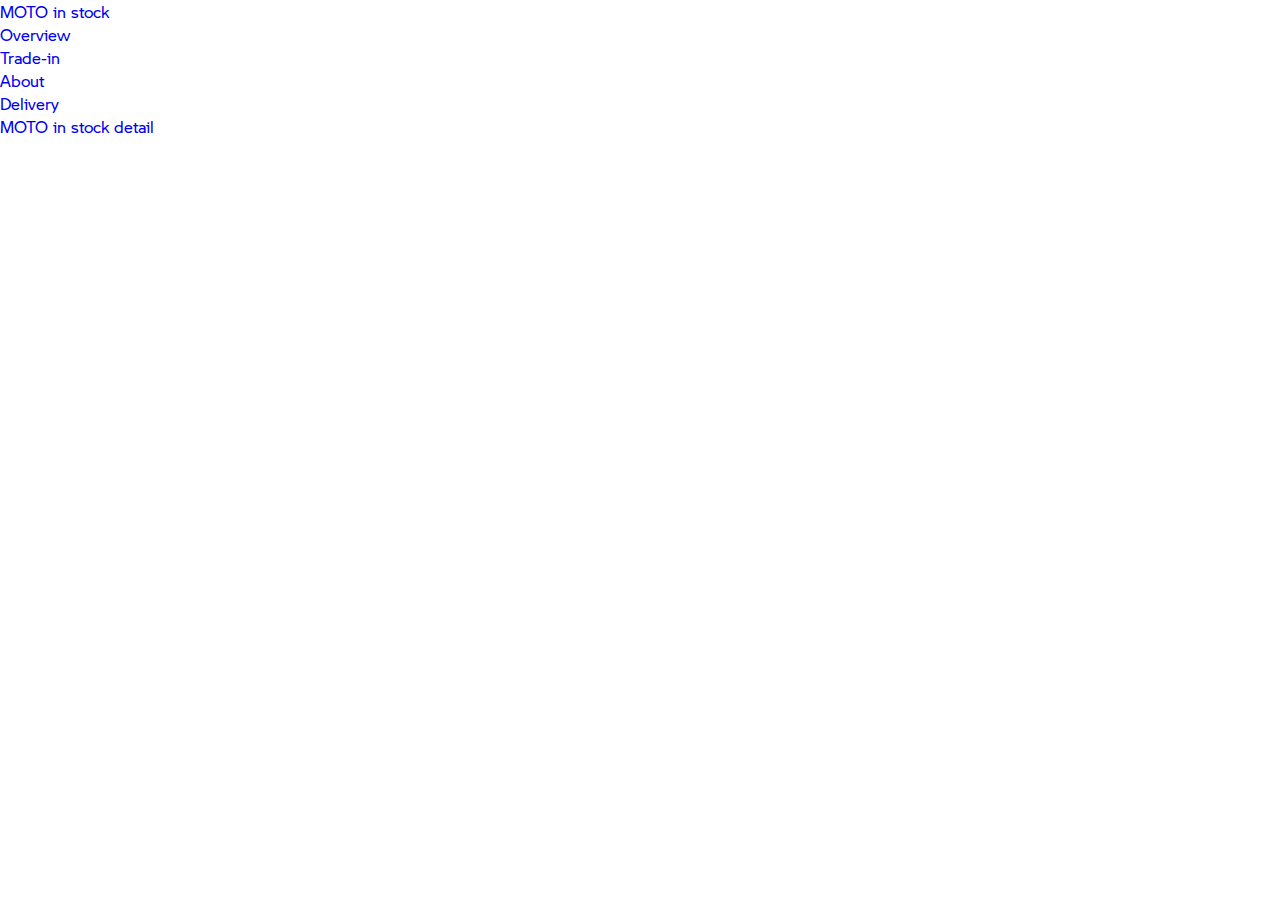
<file: index.html>
<!DOCTYPE html>
<html xmlns="http://www.w3.org/1999/xhtml">
<head>
    <meta http-equiv="text/html" charset="utf-8">
    <meta http-equiv="X-UA-Compatible" content="IE=edge">
    <meta name="viewport" content="width=device-width, initial-scale=1">
    <title>MotoStore</title>
    <link rel="stylesheet" type="text/css" href="css/style.css">
  
</head>
<body class="body">
<a href="moto-in-stock.html">MOTO in stock</a><br>
<a href="overview.html">Overview</a><br>
<a href="trade-in.html">Trade-in</a><br>
<a href="about.html">About</a><br>
<a href="delivery.html">Delivery</a><br>
<a href="moto-in-stock-detail.html">MOTO in stock detail</a><br>
</body>
</html>
</file>
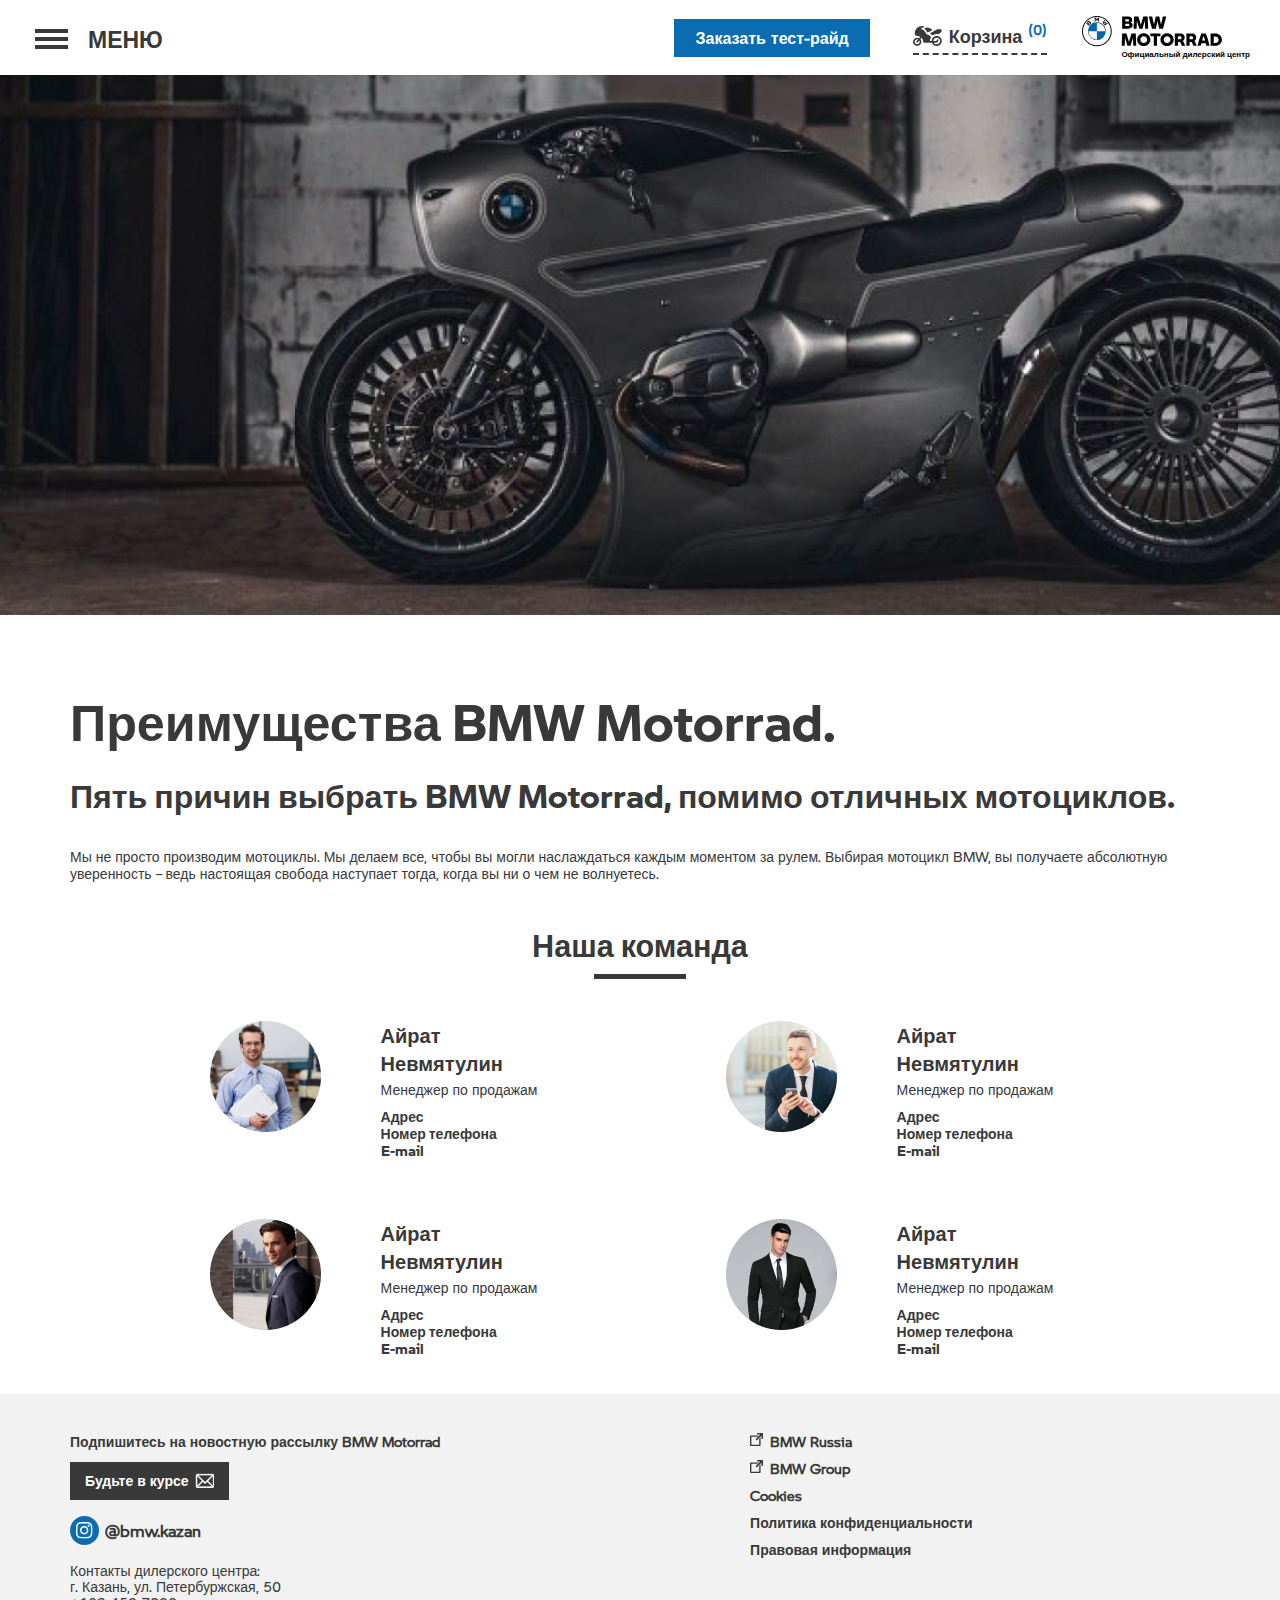
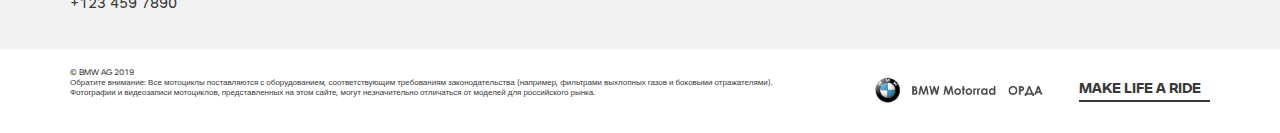
<file: about.html>
<!DOCTYPE html>
<html xmlns="http://www.w3.org/1999/xhtml">
<head>
    <meta http-equiv="text/html" charset="utf-8">
    <meta http-equiv="X-UA-Compatible" content="IE=edge">
    <meta name="viewport" content="width=device-width, initial-scale=1">
    <title>MotoStore</title>
    <link rel="stylesheet" type="text/css" href="css/style.css">
  
</head>
<body class="body">


<!-- LOADER -->

<!-- Добавить класс "preloader--hidden" для скрытия прелоадера -->
<div class="preloader preloader--hidden">
    <svg width="120" height="120" viewBox="0 0 120 120" fill="none" xmlns="http://www.w3.org/2000/svg">
        <symbol id="l-circle">
            <circle r="10" cx="10" cy="10" />
        </symbol>
        <g id="loader" class="l-circles">
            <g class="g-circle">
                <use xlink:href="#l-circle" class="load-circle" />
            </g>
            <g class="g-circle">
                <use xlink:href="#l-circle" class="load-circle" />
            </g>
            <g class="g-circle">
                <use xlink:href="#l-circle" class="load-circle" />
            </g>
            <g class="g-circle">
                <use xlink:href="#l-circle" class="load-circle" />
            </g>
            <g class="g-circle">
                <use xlink:href="#l-circle" class="load-circle" />
            </g>
            <g class="g-circle">
                <use xlink:href="#l-circle" class="load-circle" />
            </g>
            <g class="g-circle">
                <use xlink:href="#l-circle" class="load-circle" />
            </g>
            <g class="g-circle">
                <use xlink:href="#l-circle" class="load-circle" />
            </g>
            <g class="g-circle">
                <use xlink:href="#l-circle" class="load-circle" />
            </g>
            <g class="g-circle">
                <use xlink:href="#l-circle" class="load-circle" />
            </g>
            <g class="g-circle">
                <use xlink:href="#l-circle" class="load-circle" />
            </g>
            <g class="g-circle">
                <use xlink:href="#l-circle" class="load-circle" />
            </g>
            <g class="g-circle">
                <use xlink:href="#l-circle" class="load-circle" />
            </g>
            <g class="g-circle">
                <use xlink:href="#l-circle" class="load-circle" />
            </g>
        </g>
    </svg>
</div>
<!-- / LOADER -->

<section class="main-head">
    <!-- HEADER -->

    <!-- Добавить класс "header--scrolling", если нужна прибитая к верху шапка.
         Добавить К НЕМУ класс "header--hidden", если нужно скрыть шапку при скролле вниз -->

    <!-- Добавить класс "header--opened_menu", когда меню открыто -->
    <header class="header">
        <button class="header__menu-button">
            <span></span>
            <span></span>
            <span></span>
            <span class="header__menu-label header__menu-label--menu">Меню</span>
            <span class="header__menu-label header__menu-label--close">Закрыть</span>
        </button>
        <button class="button button--blue header__order">Заказать тест-райд</button>
        <div class="header__basket">Корзина<span>(0)</span></div>
        <div class="header__logo">
            <img src="img/logo.svg" alt="">
            <span>Официальный дилерский центр</span>
        </div>
    </header>

    <!-- / HEADER -->

    <!-- CATALOG -->

    <div class="catalog header__catalog">
        <div class="catalog__wrapper">
        <!-- Добавить класс "catalog__categories--shown" для анимированного появления списка категорий -->
        <!-- Добавить класс "catalog__categories--parent" или "catalog__sub-categories--parent", если элемент содержит подпункты -->
            <ul class="catalog__categories catalog__categories--shown">
                <li class="catalog__cat catalog__cat--active catalog__cat--parent">
                    <span>Мотоциклы BMW</span>
                    <ul class="catalog__sub-categories catalog__sub-categories--shown">
                        <li class="catalog__sub-cat"><span>Adventure</span></li>
                        <li class="catalog__sub-cat catalog__sub-cat--active catalog__sub-cat--parent">
                            <span>Roadster</span>

                            <div class="catalog__items catalog__items--shown">
                                <div class="catalog__item">
                                    <div class="catalog__item-img"><img src="img/cat1.jpg" alt=""></div>
                                    <a href="#">
                                        <div>G 310 GS</div>
                                        <div class="catalog__item-price">
                                            <div>398 000 ₽</div>
                                            <img src="img/info.png" alt="">
                                        </div>
                                        <div class="catalog__item-more">
                                            <span><img src="img/product-arrow.svg" alt=""></span>
                                            Подробнее
                                        </div>
                                    </a>
                                </div>
                                <div class="catalog__item">
                                    <div class="catalog__item-img"><img src="img/cat1.jpg" alt=""></div>
                                    <a href="#">
                                        <div>G 310 GS</div>
                                        <div class="catalog__item-price">
                                            <div>398 000 ₽</div>
                                            <img src="img/info.png" alt="">
                                        </div>
                                        <div class="catalog__item-more">
                                            <span><img src="img/product-arrow.svg" alt=""></span>
                                            Подробнее
                                        </div>
                                    </a>
                                </div>
                                <div class="catalog__item">
                                    <div class="catalog__item-img"><img src="img/cat1.jpg" alt=""></div>
                                    <a href="#">
                                        <div>G 310 GS</div>
                                        <div class="catalog__item-price">
                                            <div>398 000 ₽</div>
                                            <img src="img/info.png" alt="">
                                        </div>
                                        <div class="catalog__item-more">
                                            <span><img src="img/product-arrow.svg" alt=""></span>
                                            Подробнее
                                        </div>
                                    </a>
                                </div>
                                <div class="catalog__item">
                                    <div class="catalog__item-img"><img src="img/cat1.jpg" alt=""></div>
                                    <a href="#">
                                        <div>G 310 GS</div>
                                        <div class="catalog__item-price">
                                            <div>398 000 ₽</div>
                                            <img src="img/info.png" alt="">
                                        </div>
                                        <div class="catalog__item-more">
                                            <span><img src="img/product-arrow.svg" alt=""></span>
                                            Подробнее
                                        </div>
                                    </a>
                                </div>
                                <div class="catalog__item">
                                    <div class="catalog__item-img"><img src="img/cat1.jpg" alt=""></div>
                                    <a href="#">
                                        <div>G 310 GS</div>
                                        <div class="catalog__item-price">
                                            <div>398 000 ₽</div>
                                            <img src="img/info.png" alt="">
                                        </div>
                                        <div class="catalog__item-more">
                                            <span><img src="img/product-arrow.svg" alt=""></span>
                                            Подробнее
                                        </div>
                                    </a>
                                </div>
                                <div class="catalog__item">
                                    <div class="catalog__item-img"><img src="img/cat1.jpg" alt=""></div>
                                    <a href="#">
                                        <div>G 310 GS</div>
                                        <div class="catalog__item-price">
                                            <div>398 000 ₽</div>
                                            <img src="img/info.png" alt="">
                                        </div>
                                        <div class="catalog__item-more">
                                            <span><img src="img/product-arrow.svg" alt=""></span>
                                            Подробнее
                                        </div>
                                    </a>
                                </div>
                            </div>

                        </li>
                        <li class="catalog__sub-cat catalog__sub-cat--parent"><span>Sport</span></li>
                        <li class="catalog__sub-cat catalog__sub-cat--parent"><span>Tour</span></li>
                        <li class="catalog__sub-cat catalog__sub-cat--parent">
                            <span>Heritage</span>
                        </li>
                        <li class="catalog__sub-cat"><span>Maxi-scooter</span></li>
                        <li class="catalog__sub-cat"><span>Мотоциклы с пробегом</span></li>
                        <li class="catalog__sub-cat"><span>Мотоциклы в наличии</span></li>
                    </ul>
                </li>
                <li class="catalog__cat"><span>Аксессуары</span></li>
                <li class="catalog__cat"><span>Сервис</span>
                    
                </li>
                <li class="catalog__cat">
                    <span>Владельцам BMW</span>
                </li>
                <li class="catalog__cat"><span>Мир BMW</span></li>
                <li class="catalog__cat"><span>Дилерский центр</span></li>
            </ul>

            <!-- Добавить класс "catalog__categories--shown" для анимированного появления списка категорий -->
            

            <!-- Добавить класс "catalog__items--shown" для анимированного появления списка товаров -->
            

            <div class="catalog-footer">
                <div class="catalog-footer__flex">
                    <a href="#" class="catalog-footer__link"><span>make life a ride</span></a>
                </div>
            </div> 

            
        </div>
    </div>

    <!-- / CATALOG -->
</section>

<!-- FIRST-SCREEN -->
    
<div class="first-screen--about">
</div>

<!-- / FIRST-SCREEN -->

<!-- CONTENT -->

<section class="content-about">
    <div class="container">
        <div class="content-about__info">
            <h1 class="content-about__tittle">Преимущества BMW Motorrad.</h1>
            <h2 class="content-about__subtittle">Пять причин выбрать BMW Motorrad, помимо отличных мотоциклов.</h2>
            <p class="content-about__text">Мы не просто производим мотоциклы. Мы делаем все, чтобы вы могли наслаждаться каждым моментом за рулем. Выбирая мотоцикл BMW, вы получаете абсолютную уверенность – ведь настоящая свобода наступает тогда, когда вы ни о чем не волнуетесь.</p>
        </div>
    </div>
</section>

<section class="team">
    <div class="container">
        <h2 class="team__tittle">Наша команда</h2>
        <div class="team__items">
            <div class="team__item">
                <div class="team__photo"><img src="img/about/01.png" alt=""></div>
                <div class="team__info">
                    <p class="team__name">Айрат Невмятулин</p>
                    <p class="team__position">Менеджер по продажам</p>
                    <p class="team__contact">Адрес</p>
                    <a href="tel:" class="team__contact">Номер телефона</a>
                    <a href="mailto:" class="team__contact">E-mail</a>
                </div>
            </div>
            <div class="team__item">
                <div class="team__photo"><img src="img/about/02.png" alt=""></div>
                <div class="team__info">
                    <p class="team__name">Айрат Невмятулин</p>
                    <p class="team__position">Менеджер по продажам</p>
                    <p class="team__contact">Адрес</p>
                    <a href="tel:" class="team__contact">Номер телефона</a>
                    <a href="mailto:" class="team__contact">E-mail</a>
                </div>
            </div>
            <div class="team__item">
                <div class="team__photo"><img src="img/about/03.png" alt=""></div>
                <div class="team__info">
                    <p class="team__name">Айрат Невмятулин</p>
                    <p class="team__position">Менеджер по продажам</p>
                    <p class="team__contact">Адрес</p>
                    <a href="tel:" class="team__contact">Номер телефона</a>
                    <a href="mailto:" class="team__contact">E-mail</a>
                </div>
            </div>
            <div class="team__item">
                <div class="team__photo"><img src="img/about/04.png" alt=""></div>
                <div class="team__info">
                    <p class="team__name">Айрат Невмятулин</p>
                    <p class="team__position">Менеджер по продажам</p>
                    <p class="team__contact">Адрес</p>
                    <a href="tel:" class="team__contact">Номер телефона</a>
                    <a href="mailto:" class="team__contact">E-mail</a>
                </div>
            </div>
        </div>
    </div>
</section>

<!-- / CONTENT -->
<!-- FOOTER -->

    <footer class="footer">
        <div class="container footer__flex">
            <div class="footer__left">
                <p class="footer__subscribe-text">Подпишитесь на новостную рассылку BMW Motorrad</p>
                <button class="button button--subscribe">Будьте в курсе</button>
                <div class="socials footer__soc">
                    <a href="#" class="socials__item">
                        <span class="socials__icon"><img src="img/insta.svg" alt=""></span>
                        <span class="socials__text">@bmw.kazan</span>
                    </a>
                </div>
                <p class="footer__contacts">
                    Контакты дилерского центра:<br>
                    г. Казань, ул. Петербуржская, 50<br>
                    +123 459 7890
                </p>
            </div>
            <div class="column-menu footer__menu">
                <div class="column-menu__col">
                    <a href="https://www.bmw-motorrad.ru/" target="_blank" class="column-menu__link column-menu__link--external">BMW Russia</a>
                    <a href="https://www.bmwgroup.com/en.html" target="_blank" class="column-menu__link column-menu__link--external">BMW Group</a>
                    <a href="#" class="column-menu__link">Cookies</a>
                    <a href="#" class="column-menu__link">Политика конфиденциальности</a>
                    <a href="#" class="column-menu__link">Правовая информация</a>
                </div>  
            </div>
        </div>
    </footer>
    <div class="bottom">
        <div class="container bottom__flex">
            <p class="bottom__copyright">© BMW AG 2019<br>Обратите внимание: Все мотоциклы поставляются с оборудованием, соответствующим требованиям законодательства (например, фильтрами выхлопных газов и боковыми отражателями). Фотографии и видеозаписи мотоциклов, представленных на этом сайте, могут незначительно отличаться от моделей для российского рынка.</p>
            <div class="bottom__logo-slogan">
                <div class="bottom__logo"><img src="img/bottom-logo.png" alt="logo" ></div>
                <!-- Анимация будет при добавлении класса "bottom__slogan--lined" -->
                <span class="bottom__slogan bottom__slogan--lined">MAKE LIFE A RIDE</span>
            </div>
        </div>
    </div>

    <!-- / FOOTER -->

    <!-- ЭТО СКРИПТЫ ЧИСТО ДЛЯ ТЕСТА НА ХЕРОКУ -->

<script>
    document.getElementsByClassName('header__menu-button')[0].onclick = function() {
        const header = document.getElementsByClassName('header')[0];
        const body = document.getElementsByClassName('body')[0];
        if (!header.classList.contains('header--opened_menu')) {
            header.classList.add('header--opened_menu');
            body.classList.add('_lock');
        }
        else {
            header.classList.remove('header--opened_menu');
            body.classList.remove('_lock');
        }
    }
</script>

</body>
</html>
</file>
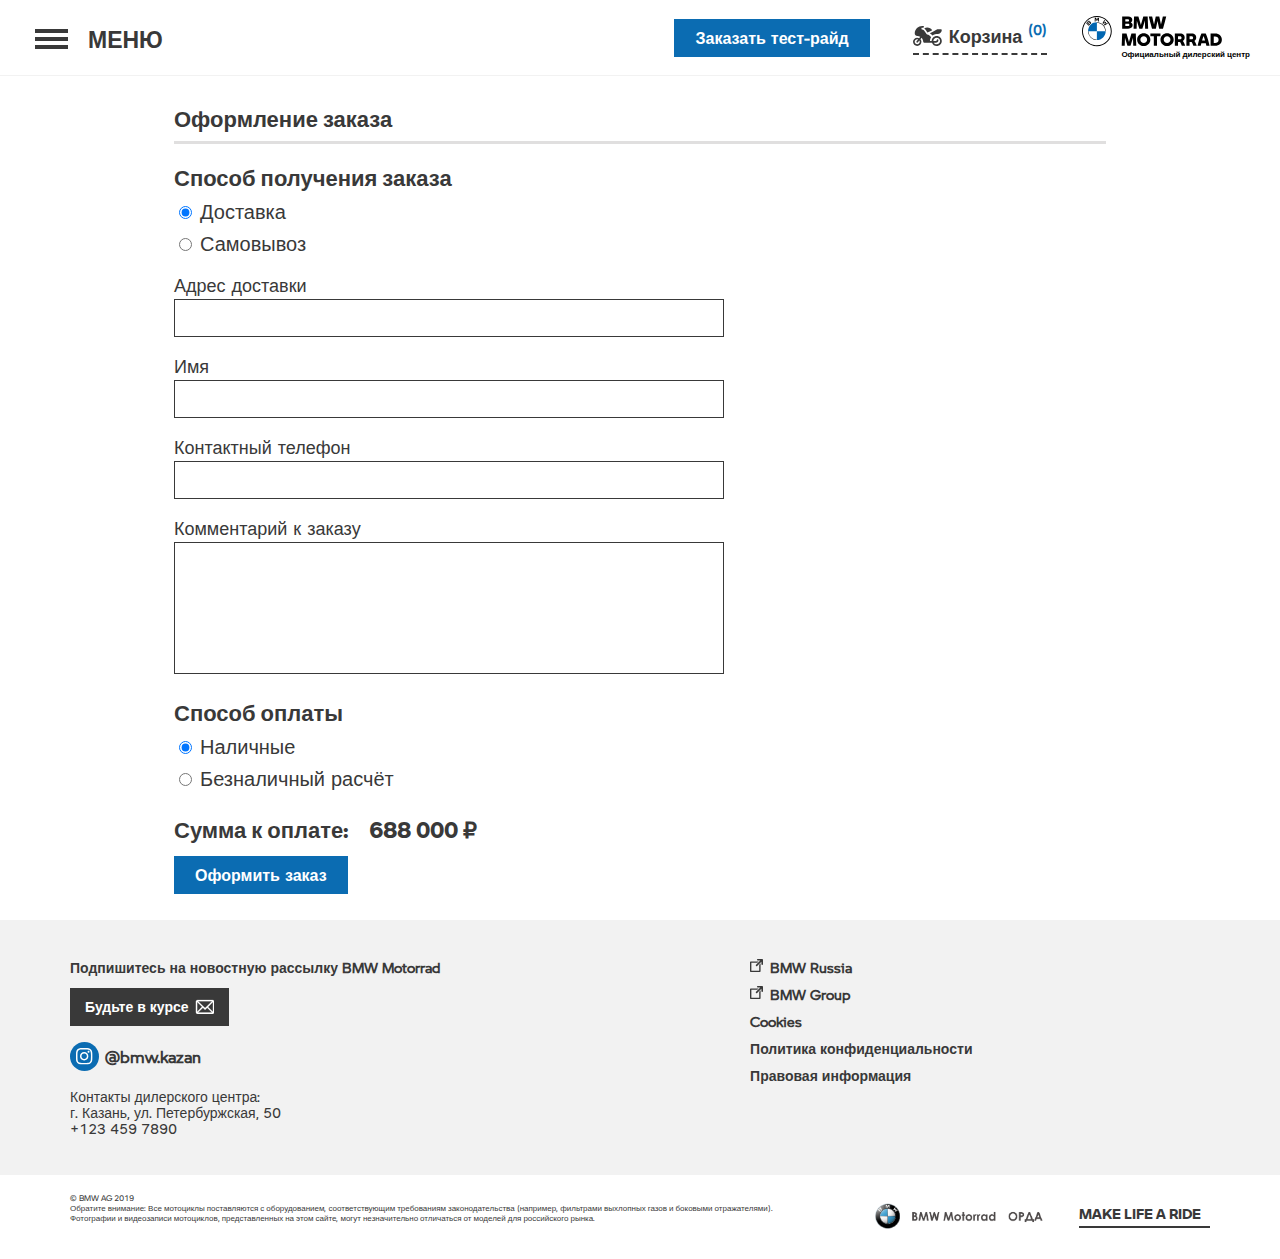
<file: delivery.html>
<!DOCTYPE html>
<html xmlns="http://www.w3.org/1999/xhtml">
<head>
    <meta http-equiv="text/html" charset="utf-8">
    <meta http-equiv="X-UA-Compatible" content="IE=edge">
    <meta name="viewport" content="width=device-width, initial-scale=1">
    <title>MotoStore</title>
    <link rel="stylesheet" type="text/css" href="css/style.css">
  
</head>
<body class="body">


<!-- LOADER -->

<!-- Добавить класс "preloader--hidden" для скрытия прелоадера -->
<div class="preloader preloader--hidden">
    <svg width="120" height="120" viewBox="0 0 120 120" fill="none" xmlns="http://www.w3.org/2000/svg">
        <symbol id="l-circle">
            <circle r="10" cx="10" cy="10" />
        </symbol>
        <g id="loader" class="l-circles">
            <g class="g-circle">
                <use xlink:href="#l-circle" class="load-circle" />
            </g>
            <g class="g-circle">
                <use xlink:href="#l-circle" class="load-circle" />
            </g>
            <g class="g-circle">
                <use xlink:href="#l-circle" class="load-circle" />
            </g>
            <g class="g-circle">
                <use xlink:href="#l-circle" class="load-circle" />
            </g>
            <g class="g-circle">
                <use xlink:href="#l-circle" class="load-circle" />
            </g>
            <g class="g-circle">
                <use xlink:href="#l-circle" class="load-circle" />
            </g>
            <g class="g-circle">
                <use xlink:href="#l-circle" class="load-circle" />
            </g>
            <g class="g-circle">
                <use xlink:href="#l-circle" class="load-circle" />
            </g>
            <g class="g-circle">
                <use xlink:href="#l-circle" class="load-circle" />
            </g>
            <g class="g-circle">
                <use xlink:href="#l-circle" class="load-circle" />
            </g>
            <g class="g-circle">
                <use xlink:href="#l-circle" class="load-circle" />
            </g>
            <g class="g-circle">
                <use xlink:href="#l-circle" class="load-circle" />
            </g>
            <g class="g-circle">
                <use xlink:href="#l-circle" class="load-circle" />
            </g>
            <g class="g-circle">
                <use xlink:href="#l-circle" class="load-circle" />
            </g>
        </g>
    </svg>
</div>
<!-- / LOADER -->

<section class="main-head">
    <!-- HEADER -->

    <!-- Добавить класс "header--scrolling", если нужна прибитая к верху шапка.
         Добавить К НЕМУ класс "header--hidden", если нужно скрыть шапку при скролле вниз -->

    <!-- Добавить класс "header--opened_menu", когда меню открыто -->
    <header class="header">
        <button class="header__menu-button">
            <span></span>
            <span></span>
            <span></span>
            <span class="header__menu-label header__menu-label--menu">Меню</span>
            <span class="header__menu-label header__menu-label--close">Закрыть</span>
        </button>
        <button class="button button--blue header__order">Заказать тест-райд</button>
        <div class="header__basket">Корзина<span>(0)</span></div>
        <div class="header__logo">
            <img src="img/logo.svg" alt="">
            <span>Официальный дилерский центр</span>
        </div>
    </header>

    <!-- / HEADER -->

    <!-- CATALOG -->

    <div class="catalog header__catalog">
        <div class="catalog__wrapper">
        <!-- Добавить класс "catalog__categories--shown" для анимированного появления списка категорий -->
        <!-- Добавить класс "catalog__categories--parent" или "catalog__sub-categories--parent", если элемент содержит подпункты -->
            <ul class="catalog__categories catalog__categories--shown">
                <li class="catalog__cat catalog__cat--active catalog__cat--parent">
                    <span>Мотоциклы BMW</span>
                    <ul class="catalog__sub-categories catalog__sub-categories--shown">
                        <li class="catalog__sub-cat"><span>Adventure</span></li>
                        <li class="catalog__sub-cat catalog__sub-cat--active catalog__sub-cat--parent">
                            <span>Roadster</span>

                            <div class="catalog__items catalog__items--shown">
                                <div class="catalog__item">
                                    <div class="catalog__item-img"><img src="img/cat1.jpg" alt=""></div>
                                    <a href="#">
                                        <div>G 310 GS</div>
                                        <div class="catalog__item-price">
                                            <div>398 000 ₽</div>
                                            <img src="img/info.png" alt="">
                                        </div>
                                        <div class="catalog__item-more">
                                            <span><img src="img/product-arrow.svg" alt=""></span>
                                            Подробнее
                                        </div>
                                    </a>
                                </div>
                                <div class="catalog__item">
                                    <div class="catalog__item-img"><img src="img/cat1.jpg" alt=""></div>
                                    <a href="#">
                                        <div>G 310 GS</div>
                                        <div class="catalog__item-price">
                                            <div>398 000 ₽</div>
                                            <img src="img/info.png" alt="">
                                        </div>
                                        <div class="catalog__item-more">
                                            <span><img src="img/product-arrow.svg" alt=""></span>
                                            Подробнее
                                        </div>
                                    </a>
                                </div>
                                <div class="catalog__item">
                                    <div class="catalog__item-img"><img src="img/cat1.jpg" alt=""></div>
                                    <a href="#">
                                        <div>G 310 GS</div>
                                        <div class="catalog__item-price">
                                            <div>398 000 ₽</div>
                                            <img src="img/info.png" alt="">
                                        </div>
                                        <div class="catalog__item-more">
                                            <span><img src="img/product-arrow.svg" alt=""></span>
                                            Подробнее
                                        </div>
                                    </a>
                                </div>
                                <div class="catalog__item">
                                    <div class="catalog__item-img"><img src="img/cat1.jpg" alt=""></div>
                                    <a href="#">
                                        <div>G 310 GS</div>
                                        <div class="catalog__item-price">
                                            <div>398 000 ₽</div>
                                            <img src="img/info.png" alt="">
                                        </div>
                                        <div class="catalog__item-more">
                                            <span><img src="img/product-arrow.svg" alt=""></span>
                                            Подробнее
                                        </div>
                                    </a>
                                </div>
                                <div class="catalog__item">
                                    <div class="catalog__item-img"><img src="img/cat1.jpg" alt=""></div>
                                    <a href="#">
                                        <div>G 310 GS</div>
                                        <div class="catalog__item-price">
                                            <div>398 000 ₽</div>
                                            <img src="img/info.png" alt="">
                                        </div>
                                        <div class="catalog__item-more">
                                            <span><img src="img/product-arrow.svg" alt=""></span>
                                            Подробнее
                                        </div>
                                    </a>
                                </div>
                                <div class="catalog__item">
                                    <div class="catalog__item-img"><img src="img/cat1.jpg" alt=""></div>
                                    <a href="#">
                                        <div>G 310 GS</div>
                                        <div class="catalog__item-price">
                                            <div>398 000 ₽</div>
                                            <img src="img/info.png" alt="">
                                        </div>
                                        <div class="catalog__item-more">
                                            <span><img src="img/product-arrow.svg" alt=""></span>
                                            Подробнее
                                        </div>
                                    </a>
                                </div>
                            </div>

                        </li>
                        <li class="catalog__sub-cat catalog__sub-cat--parent"><span>Sport</span></li>
                        <li class="catalog__sub-cat catalog__sub-cat--parent"><span>Tour</span></li>
                        <li class="catalog__sub-cat catalog__sub-cat--parent">
                            <span>Heritage</span>
                        </li>
                        <li class="catalog__sub-cat"><span>Maxi-scooter</span></li>
                        <li class="catalog__sub-cat"><span>Мотоциклы с пробегом</span></li>
                        <li class="catalog__sub-cat"><span>Мотоциклы в наличии</span></li>
                    </ul>
                </li>
                <li class="catalog__cat"><span>Аксессуары</span></li>
                <li class="catalog__cat"><span>Сервис</span>
                    
                </li>
                <li class="catalog__cat">
                    <span>Владельцам BMW</span>
                </li>
                <li class="catalog__cat"><span>Мир BMW</span></li>
                <li class="catalog__cat"><span>Дилерский центр</span></li>
            </ul>

            <!-- Добавить класс "catalog__categories--shown" для анимированного появления списка категорий -->
            

            <!-- Добавить класс "catalog__items--shown" для анимированного появления списка товаров -->
            

            <div class="catalog-footer">
                <div class="catalog-footer__flex">
                    <a href="#" class="catalog-footer__link"><span>make life a ride</span></a>
                </div>
            </div> 

            
        </div>
    </div>

    <!-- / CATALOG -->
</section>

<!-- CONTENT -->

<section class="content-delivery delivery">
    <div class="container--delivery">
        <div class="delivery__wrapper">
            <h1 class="delivery__tittle">Оформление заказа</h1>
            <form class="delivery-form">

                <div class="delivery-form-block">
                    <p>Способ получения заказа</p>
                    <div>
                        <input type="radio" id="delivery-var-1" name="delivery-var" class="delivery-form-block__radio" checked>
                        <label class="delivery-form-block__label--radio" for="delivery-var-1">Доставка</label>
                    </div>
                    <div>
                        <input type="radio" id="delivery-var-2" name="delivery-var" class="delivery-form-block__radio">
                        <label class="delivery-form-block__label--radio" for="delivery-var-2">Самовывоз</label>
                    </div>
                </div>

                <!-- Можно добавить класс "form-block--error". Появится текст ошибки и рамка у поля станет красной -->
                <!-- Можно добавить класс "delivery-form-block__label--disabled" для оформления неактивного лейбла -->
                <!-- Можно добавить класс "delivery-form-block__input--disabled" для оформления неактивного инпута -->
                <div class="delivery-form-block">
                    <label class="delivery-form-block__label" id="label-address">Адрес доставки</label>
                    <input type="text" class="delivery-form-block__input" id="delivery__address">
                    <p class="delivery-form-block__hint">Тут текст ошибки</p>
                </div>
                
                <!-- Можно добавить класс "form-block--error". Появится текст ошибки и рамка у поля станет красной -->
                <div class="delivery-form-block">
                    <label class="delivery-form-block__label">Имя</label>
                    <input type="text" class="delivery-form-block__input">
                    <p class="delivery-form-block__hint">Тут текст ошибки</p>
                </div>

                <!-- Можно добавить класс "form-block--error". Появится текст ошибки и рамка у поля станет красной -->
                <div class="delivery-form-block">
                    <label class="delivery-form-block__label">Контактный телефон</label>
                    <input type="text" class="delivery-form-block__input">
                    <p class="delivery-form-block__hint">Тут текст ошибки</p>
                </div>

                <!-- Можно добавить класс "form-block--error". Появится текст ошибки и рамка у поля станет красной -->
                <div class="delivery-form-block">
                    <label class="delivery-form-block__label">Комментарий к заказу</label>
                    <textarea class="delivery-form-block__textarea"></textarea>
                    <p class="delivery-form-block__hint">Тут текст ошибки</p>
                </div>

                <div class="delivery-form-block">
                    <p>Способ оплаты</p>
                    <div>
                        <input type="radio" id="payment-var-1" name="payment-var" class="delivery-form-block__radio" checked>
                        <label class="delivery-form-block__label--radio" for="payment-var-1">Наличные</label>
                    </div>
                    <div>
                        <input type="radio" id="payment-var-2" name="payment-var" class="delivery-form-block__radio">
                        <label class="delivery-form-block__label--radio" for="payment-var-2">Безналичный расчёт</label>
                    </div>
                </div>

                <p class="delivery__sum">Сумма к оплате: <span>688 000 ₽</span></p>

                <button class="button button--blue delivery-form-block__button">Оформить заказ</button>

            </form>
        </div>
    </div>
</section>

<!-- / CONTENT -->


<!-- FOOTER -->

    <footer class="footer">
        <div class="container footer__flex">
            <div class="footer__left">
                <p class="footer__subscribe-text">Подпишитесь на новостную рассылку BMW Motorrad</p>
                <button class="button button--subscribe">Будьте в курсе</button>
                <div class="socials footer__soc">
                    <a href="#" class="socials__item">
                        <span class="socials__icon"><img src="img/insta.svg" alt=""></span>
                        <span class="socials__text">@bmw.kazan</span>
                    </a>
                </div>
                <p class="footer__contacts">
                    Контакты дилерского центра:<br>
                    г. Казань, ул. Петербуржская, 50<br>
                    +123 459 7890
                </p>
            </div>
            <div class="column-menu footer__menu">
                <div class="column-menu__col">
                    <a href="https://www.bmw-motorrad.ru/" target="_blank" class="column-menu__link column-menu__link--external">BMW Russia</a>
                    <a href="https://www.bmwgroup.com/en.html" target="_blank" class="column-menu__link column-menu__link--external">BMW Group</a>
                    <a href="#" class="column-menu__link">Cookies</a>
                    <a href="#" class="column-menu__link">Политика конфиденциальности</a>
                    <a href="#" class="column-menu__link">Правовая информация</a>
                </div>  
            </div>
        </div>
    </footer>
    <div class="bottom">
        <div class="container bottom__flex">
            <p class="bottom__copyright">© BMW AG 2019<br>Обратите внимание: Все мотоциклы поставляются с оборудованием, соответствующим требованиям законодательства (например, фильтрами выхлопных газов и боковыми отражателями). Фотографии и видеозаписи мотоциклов, представленных на этом сайте, могут незначительно отличаться от моделей для российского рынка.</p>
            <div class="bottom__logo-slogan">
                <div class="bottom__logo"><img src="img/bottom-logo.png" alt="logo" ></div>
                <!-- Анимация будет при добавлении класса "bottom__slogan--lined" -->
                <span class="bottom__slogan bottom__slogan--lined">MAKE LIFE A RIDE</span>
            </div>
        </div>
    </div>

    <!-- / FOOTER -->

    <!-- ЭТО СКРИПТЫ ЧИСТО ДЛЯ ТЕСТА НА ХЕРОКУ -->

<script>
    document.getElementsByClassName('header__menu-button')[0].onclick = function() {
        const header = document.getElementsByClassName('header')[0];
        const body = document.getElementsByClassName('body')[0];
        if (!header.classList.contains('header--opened_menu')) {
            header.classList.add('header--opened_menu');
            body.classList.add('_lock');
        }
        else {
            header.classList.remove('header--opened_menu');
            body.classList.remove('_lock');
        }
    }
    const var1 = document.getElementById("delivery-var-1");
    const var2 = document.getElementById("delivery-var-2");
    const address = document.getElementById("delivery__address");
    const label = document.getElementById("label-address");
    var2.onclick = function(){

        if (var2.checked) {
            address.disabled=true;
            label.classList.add('delivery-form-block__label--disabled');
            address.classList.add('delivery-form-block__input--disabled');

        }
    }

    var1.onclick = function(){

        if (var1.checked){
           address.disabled=false;
           label.classList.remove('delivery-form-block__label--disabled');
           address.classList.remove('delivery-form-block__input--disabled');
        }
    }

</script>

</body>
</html>
</file>
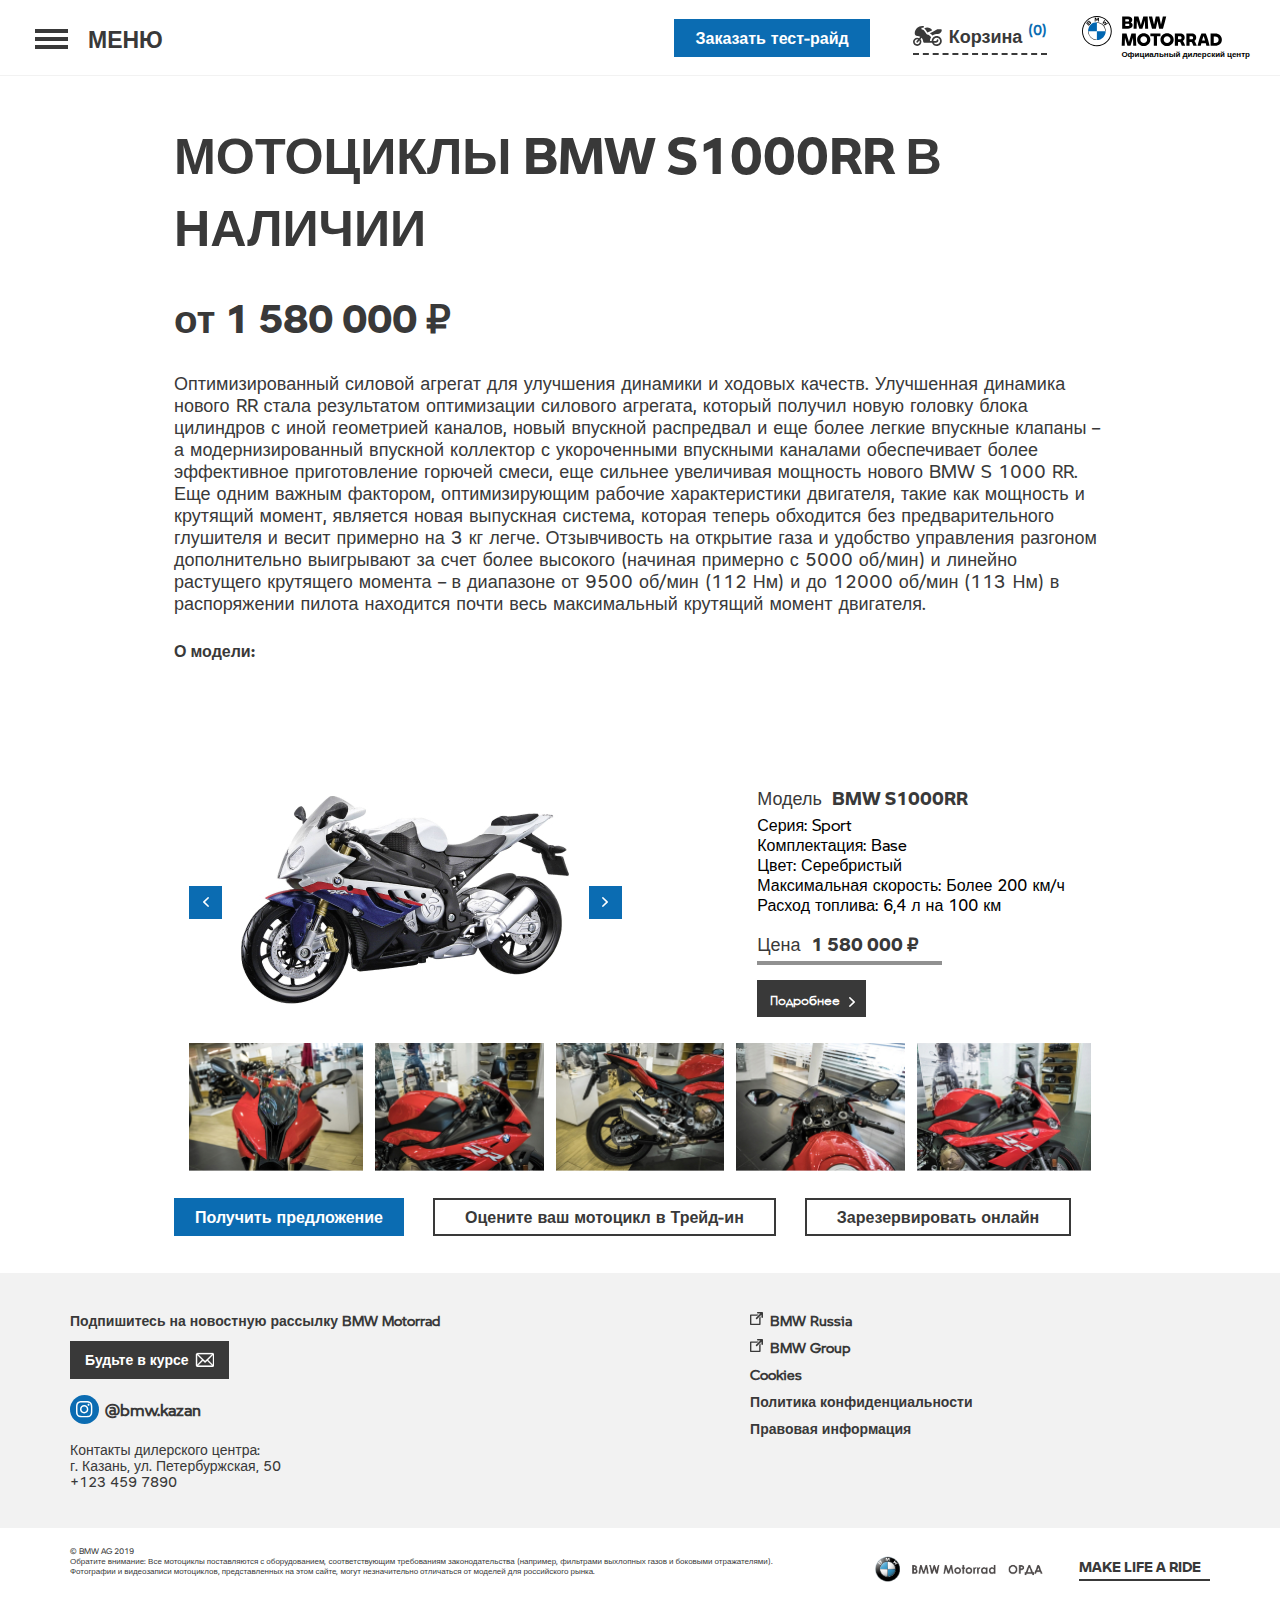
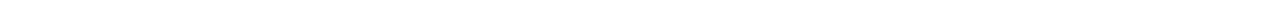
<file: moto-in-stock.html>
<!DOCTYPE html>
<html xmlns="http://www.w3.org/1999/xhtml">
<head>
    <meta http-equiv="text/html" charset="utf-8">
    <meta http-equiv="X-UA-Compatible" content="IE=edge">
    <meta name="viewport" content="width=device-width, initial-scale=1">
    <title>MotoStore</title>
    <link rel="stylesheet" type="text/css" href="css/style.css">
  
</head>
<body class="body">


<!-- LOADER -->

<!-- Добавить класс "preloader--hidden" для скрытия прелоадера -->
<div class="preloader preloader--hidden">
    <svg width="120" height="120" viewBox="0 0 120 120" fill="none" xmlns="http://www.w3.org/2000/svg">
        <symbol id="l-circle">
            <circle r="10" cx="10" cy="10" />
        </symbol>
        <g id="loader" class="l-circles">
            <g class="g-circle">
                <use xlink:href="#l-circle" class="load-circle" />
            </g>
            <g class="g-circle">
                <use xlink:href="#l-circle" class="load-circle" />
            </g>
            <g class="g-circle">
                <use xlink:href="#l-circle" class="load-circle" />
            </g>
            <g class="g-circle">
                <use xlink:href="#l-circle" class="load-circle" />
            </g>
            <g class="g-circle">
                <use xlink:href="#l-circle" class="load-circle" />
            </g>
            <g class="g-circle">
                <use xlink:href="#l-circle" class="load-circle" />
            </g>
            <g class="g-circle">
                <use xlink:href="#l-circle" class="load-circle" />
            </g>
            <g class="g-circle">
                <use xlink:href="#l-circle" class="load-circle" />
            </g>
            <g class="g-circle">
                <use xlink:href="#l-circle" class="load-circle" />
            </g>
            <g class="g-circle">
                <use xlink:href="#l-circle" class="load-circle" />
            </g>
            <g class="g-circle">
                <use xlink:href="#l-circle" class="load-circle" />
            </g>
            <g class="g-circle">
                <use xlink:href="#l-circle" class="load-circle" />
            </g>
            <g class="g-circle">
                <use xlink:href="#l-circle" class="load-circle" />
            </g>
            <g class="g-circle">
                <use xlink:href="#l-circle" class="load-circle" />
            </g>
        </g>
    </svg>
</div>
<!-- / LOADER -->

<section class="main-head">
    <!-- HEADER -->

    <!-- Добавить класс "header--scrolling", если нужна прибитая к верху шапка.
         Добавить К НЕМУ класс "header--hidden", если нужно скрыть шапку при скролле вниз -->

    <!-- Добавить класс "header--opened_menu", когда меню открыто -->
    <header class="header">
        <button class="header__menu-button">
            <span></span>
            <span></span>
            <span></span>
            <span class="header__menu-label header__menu-label--menu">Меню</span>
            <span class="header__menu-label header__menu-label--close">Закрыть</span>
        </button>
        <button class="button button--blue header__order">Заказать тест-райд</button>
        <div class="header__basket">Корзина<span>(0)</span></div>
        <div class="header__logo">
            <img src="img/logo.svg" alt="">
            <span>Официальный дилерский центр</span>
        </div>
    </header>

    <!-- / HEADER -->

    <!-- CATALOG -->

    <div class="catalog header__catalog">
        <div class="catalog__wrapper">
        <!-- Добавить класс "catalog__categories--shown" для анимированного появления списка категорий -->
        <!-- Добавить класс "catalog__categories--parent" или "catalog__sub-categories--parent", если элемент содержит подпункты -->
            <ul class="catalog__categories catalog__categories--shown">
                <li class="catalog__cat catalog__cat--active catalog__cat--parent">
                    <span>Мотоциклы BMW</span>
                    <ul class="catalog__sub-categories catalog__sub-categories--shown">
                        <li class="catalog__sub-cat"><span>Adventure</span></li>
                        <li class="catalog__sub-cat catalog__sub-cat--active catalog__sub-cat--parent">
                            <span>Roadster</span>

                            <div class="catalog__items catalog__items--shown">
                                <div class="catalog__item">
                                    <div class="catalog__item-img"><img src="img/cat1.jpg" alt=""></div>
                                    <a href="#">
                                        <div>G 310 GS</div>
                                        <div class="catalog__item-price">
                                            <div>398 000 ₽</div>
                                            <img src="img/info.png" alt="">
                                        </div>
                                        <div class="catalog__item-more">
                                            <span><img src="img/product-arrow.svg" alt=""></span>
                                            Подробнее
                                        </div>
                                    </a>
                                </div>
                                <div class="catalog__item">
                                    <div class="catalog__item-img"><img src="img/cat1.jpg" alt=""></div>
                                    <a href="#">
                                        <div>G 310 GS</div>
                                        <div class="catalog__item-price">
                                            <div>398 000 ₽</div>
                                            <img src="img/info.png" alt="">
                                        </div>
                                        <div class="catalog__item-more">
                                            <span><img src="img/product-arrow.svg" alt=""></span>
                                            Подробнее
                                        </div>
                                    </a>
                                </div>
                                <div class="catalog__item">
                                    <div class="catalog__item-img"><img src="img/cat1.jpg" alt=""></div>
                                    <a href="#">
                                        <div>G 310 GS</div>
                                        <div class="catalog__item-price">
                                            <div>398 000 ₽</div>
                                            <img src="img/info.png" alt="">
                                        </div>
                                        <div class="catalog__item-more">
                                            <span><img src="img/product-arrow.svg" alt=""></span>
                                            Подробнее
                                        </div>
                                    </a>
                                </div>
                                <div class="catalog__item">
                                    <div class="catalog__item-img"><img src="img/cat1.jpg" alt=""></div>
                                    <a href="#">
                                        <div>G 310 GS</div>
                                        <div class="catalog__item-price">
                                            <div>398 000 ₽</div>
                                            <img src="img/info.png" alt="">
                                        </div>
                                        <div class="catalog__item-more">
                                            <span><img src="img/product-arrow.svg" alt=""></span>
                                            Подробнее
                                        </div>
                                    </a>
                                </div>
                                <div class="catalog__item">
                                    <div class="catalog__item-img"><img src="img/cat1.jpg" alt=""></div>
                                    <a href="#">
                                        <div>G 310 GS</div>
                                        <div class="catalog__item-price">
                                            <div>398 000 ₽</div>
                                            <img src="img/info.png" alt="">
                                        </div>
                                        <div class="catalog__item-more">
                                            <span><img src="img/product-arrow.svg" alt=""></span>
                                            Подробнее
                                        </div>
                                    </a>
                                </div>
                                <div class="catalog__item">
                                    <div class="catalog__item-img"><img src="img/cat1.jpg" alt=""></div>
                                    <a href="#">
                                        <div>G 310 GS</div>
                                        <div class="catalog__item-price">
                                            <div>398 000 ₽</div>
                                            <img src="img/info.png" alt="">
                                        </div>
                                        <div class="catalog__item-more">
                                            <span><img src="img/product-arrow.svg" alt=""></span>
                                            Подробнее
                                        </div>
                                    </a>
                                </div>
                            </div>

                        </li>
                        <li class="catalog__sub-cat catalog__sub-cat--parent"><span>Sport</span></li>
                        <li class="catalog__sub-cat catalog__sub-cat--parent"><span>Tour</span></li>
                        <li class="catalog__sub-cat catalog__sub-cat--parent">
                            <span>Heritage</span>
                        </li>
                        <li class="catalog__sub-cat"><span>Maxi-scooter</span></li>
                        <li class="catalog__sub-cat"><span>Мотоциклы с пробегом</span></li>
                        <li class="catalog__sub-cat"><span>Мотоциклы в наличии</span></li>
                    </ul>
                </li>
                <li class="catalog__cat"><span>Аксессуары</span></li>
                <li class="catalog__cat"><span>Сервис</span>
                    
                </li>
                <li class="catalog__cat">
                    <span>Владельцам BMW</span>
                </li>
                <li class="catalog__cat"><span>Мир BMW</span></li>
                <li class="catalog__cat"><span>Дилерский центр</span></li>
            </ul>

            <!-- Добавить класс "catalog__categories--shown" для анимированного появления списка категорий -->
            

            <!-- Добавить класс "catalog__items--shown" для анимированного появления списка товаров -->
            

            <div class="catalog-footer">
                <div class="catalog-footer__flex">
                    <a href="#" class="catalog-footer__link"><span>make life a ride</span></a>
                </div>
            </div> 

            
        </div>
    </div>

    <!-- / CATALOG -->
</section>

<!-- CONTENT -->

<section class="content-stock">
    <div class="container--stock">
        <h1 class="stock__tittle">МОТОЦИКЛЫ BMW S1000RR В НАЛИЧИИ</h1>
        <h2 class="stock__subtittle">от 1 580 000 ₽</h2>
        <p class="stock__text">Оптимизированный силовой агрегат для улучшения динамики и ходовых качеств. Улучшенная динамика нового RR стала результатом оптимизации силового агрегата, который получил новую головку блока цилиндров с иной геометрией каналов, новый впускной распредвал и еще более легкие впускные клапаны – а модернизированный впускной коллектор с укороченными впускными каналами обеспечивает более эффективное приготовление горючей смеси, еще сильнее увеличивая мощность нового BMW S 1000 RR. Еще одним важным фактором, оптимизирующим рабочие характеристики двигателя, такие как мощность и крутящий момент, является новая выпускная система, которая теперь обходится без предварительного глушителя и весит примерно на 3 кг легче. Отзывчивость на открытие газа и удобство управления разгоном дополнительно выигрывают за счет более высокого (начиная примерно с 5000 об/мин) и линейно растущего крутящего момента – в диапазоне от 9500 об/мин (112 Нм) и до 12000 об/мин (113 Нм) в распоряжении пилота находится почти весь максимальный крутящий момент двигателя.</p>
        <p class="stock__model-tittle">О модели:</p>

        <div class="stock__model model">
            <div class="model__row-main">
                <div class="model__slider">
                    <div class="model__arrow model__arrow--prev"><img src="img/stock/arrow-prev.svg" alt=""></div>
                    <div class="model__slide"><img src="img/stock/01.jpg" alt="01"></div>
                    <div class="model__arrow model__arrow--next"><img src="img/stock/arrow-next.svg" alt=""></div>
                </div>
                <div class="model__info">
                    <p class="model__name">Модель<span>BMW S1000RR</span></p>
                    <div class="model__common-info">
                        <p>Серия: <span>Sport</span></p>
                        <p>Комплектация: <span>Base</span></p>
                        <p>Цвет: <span>Серебристый</span></p>
                        <p>Максимальная скорость: <span>Более 200 км/ч</span></p>
                        <p>Расход топлива: <span>6,4 л на 100 км</span></p>
                    </div>
                    <p class="model__cost">Цена<span>1 580 000 ₽</span></p>
                    <a href="moto-in-stock-detail.html" class="model__btn"><span>Подробнее</span></a>
                </div>
            </div>
            <div class="model__row-items">
                <div class="model__item"><img src="img/stock/02.jpg" alt=""></div>
                <div class="model__item"><img src="img/stock/03.jpg" alt=""></div>
                <div class="model__item"><img src="img/stock/04.jpg" alt=""></div>
                <div class="model__item"><img src="img/stock/05.jpg" alt=""></div>
                <div class="model__item"><img src="img/stock/06.jpg" alt=""></div>
            </div>
        </div>

        <div class="stock__btns">
            <button class="button button--blue delivery-form-block__button">Получить предложение</button>
            <button class="button button--transparent stock__btn2">Оцените ваш мотоцикл в Трейд-ин</button>
            <button class="button button--transparent stock__btn2">Зарезервировать онлайн</button>
        </div>
    </div>
</section>

<!-- / CONTENT -->

<!-- FOOTER -->

    <footer class="footer">
        <div class="container footer__flex">
            <div class="footer__left">
                <p class="footer__subscribe-text">Подпишитесь на новостную рассылку BMW Motorrad</p>
                <button class="button button--subscribe">Будьте в курсе</button>
                <div class="socials footer__soc">
                    <a href="#" class="socials__item">
                        <span class="socials__icon"><img src="img/insta.svg" alt=""></span>
                        <span class="socials__text">@bmw.kazan</span>
                    </a>
                </div>
                <p class="footer__contacts">
                    Контакты дилерского центра:<br>
                    г. Казань, ул. Петербуржская, 50<br>
                    +123 459 7890
                </p>
            </div>
            <div class="column-menu footer__menu">
                <div class="column-menu__col">
                    <a href="https://www.bmw-motorrad.ru/" target="_blank" class="column-menu__link column-menu__link--external">BMW Russia</a>
                    <a href="https://www.bmwgroup.com/en.html" target="_blank" class="column-menu__link column-menu__link--external">BMW Group</a>
                    <a href="#" class="column-menu__link">Cookies</a>
                    <a href="#" class="column-menu__link">Политика конфиденциальности</a>
                    <a href="#" class="column-menu__link">Правовая информация</a>
                </div>  
            </div>
        </div>
    </footer>
    <div class="bottom">
        <div class="container bottom__flex">
            <p class="bottom__copyright">© BMW AG 2019<br>Обратите внимание: Все мотоциклы поставляются с оборудованием, соответствующим требованиям законодательства (например, фильтрами выхлопных газов и боковыми отражателями). Фотографии и видеозаписи мотоциклов, представленных на этом сайте, могут незначительно отличаться от моделей для российского рынка.</p>
            <div class="bottom__logo-slogan">
                <div class="bottom__logo"><img src="img/bottom-logo.png" alt="logo" ></div>
                <!-- Анимация будет при добавлении класса "bottom__slogan--lined" -->
                <span class="bottom__slogan bottom__slogan--lined">MAKE LIFE A RIDE</span>
            </div>
        </div>
    </div>

    <!-- / FOOTER -->

    <!-- ЭТО СКРИПТЫ ЧИСТО ДЛЯ ТЕСТА НА ХЕРОКУ -->

<script>
    document.getElementsByClassName('header__menu-button')[0].onclick = function() {
        const header = document.getElementsByClassName('header')[0];
        const body = document.getElementsByClassName('body')[0];
        if (!header.classList.contains('header--opened_menu')) {
            header.classList.add('header--opened_menu');
            body.classList.add('_lock');
        }
        else {
            header.classList.remove('header--opened_menu');
            body.classList.remove('_lock');
        }
    }
</script>

</body>
</html>
</file>
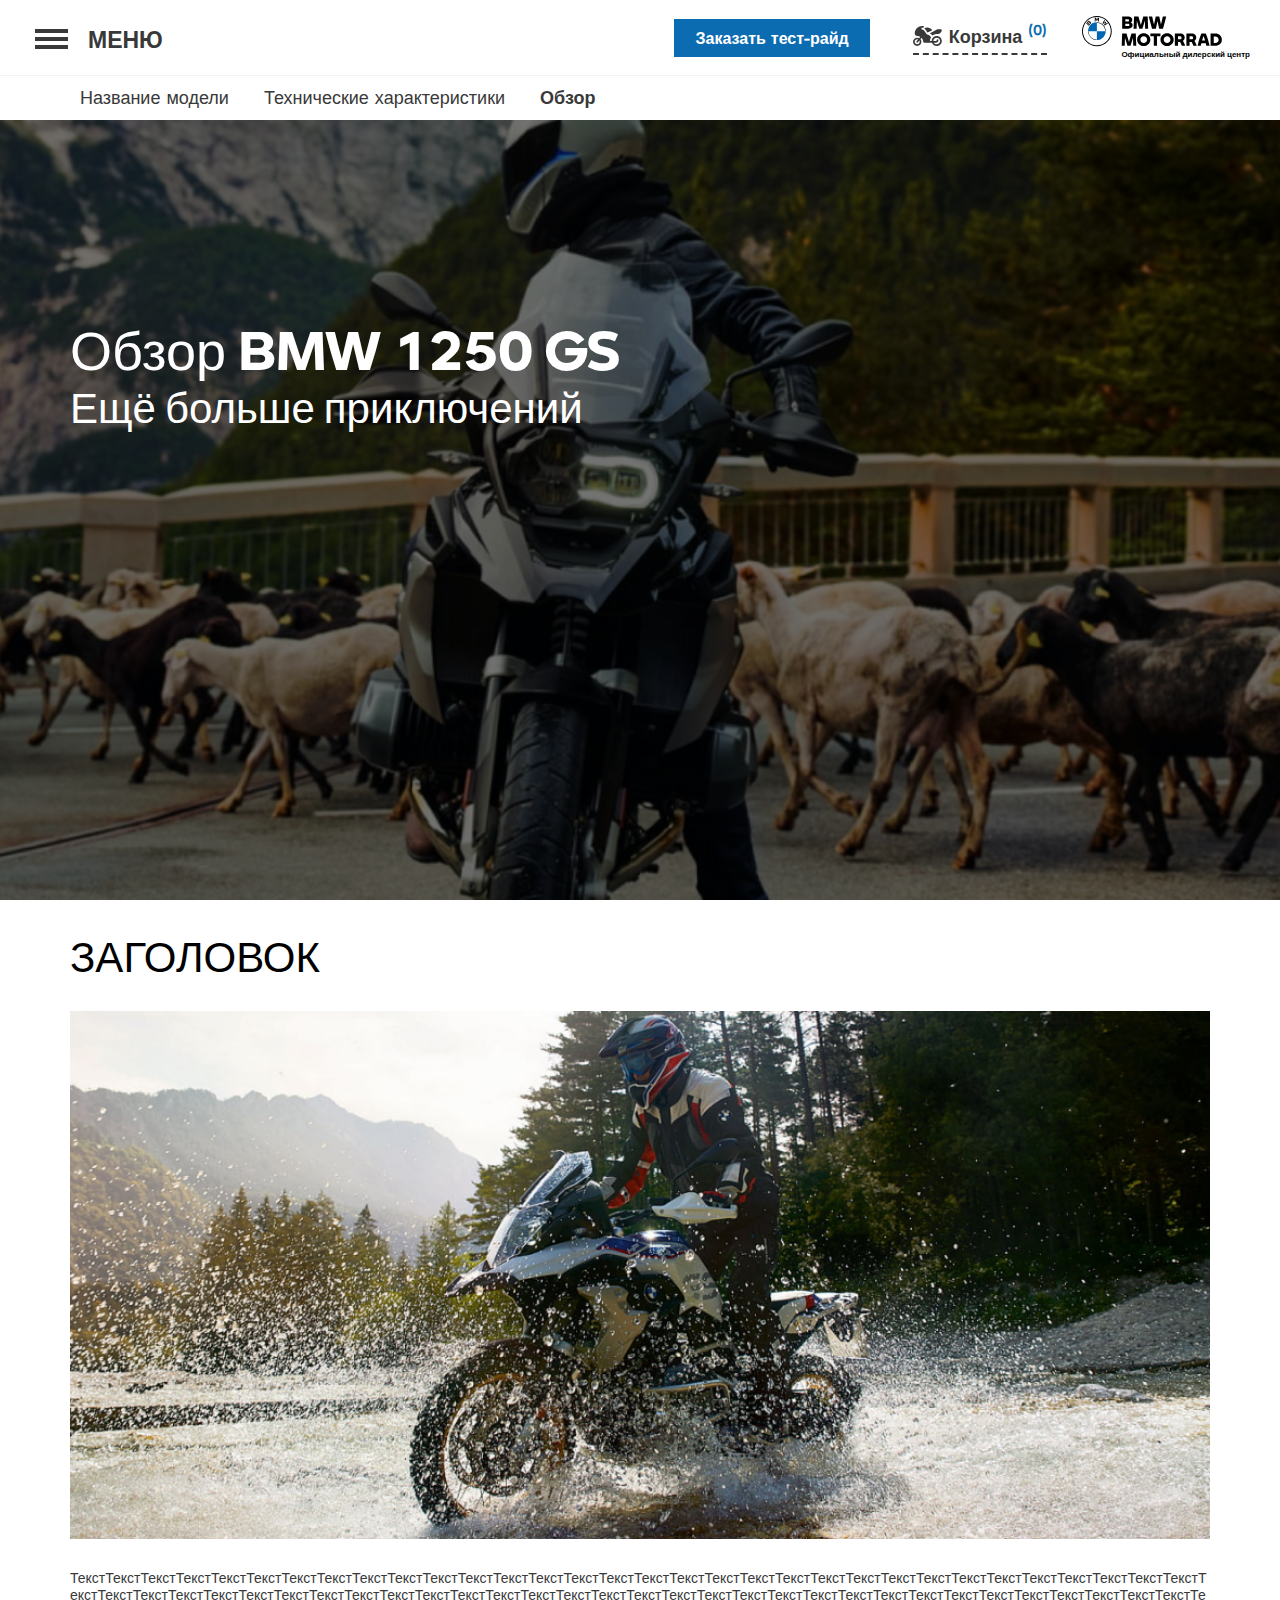
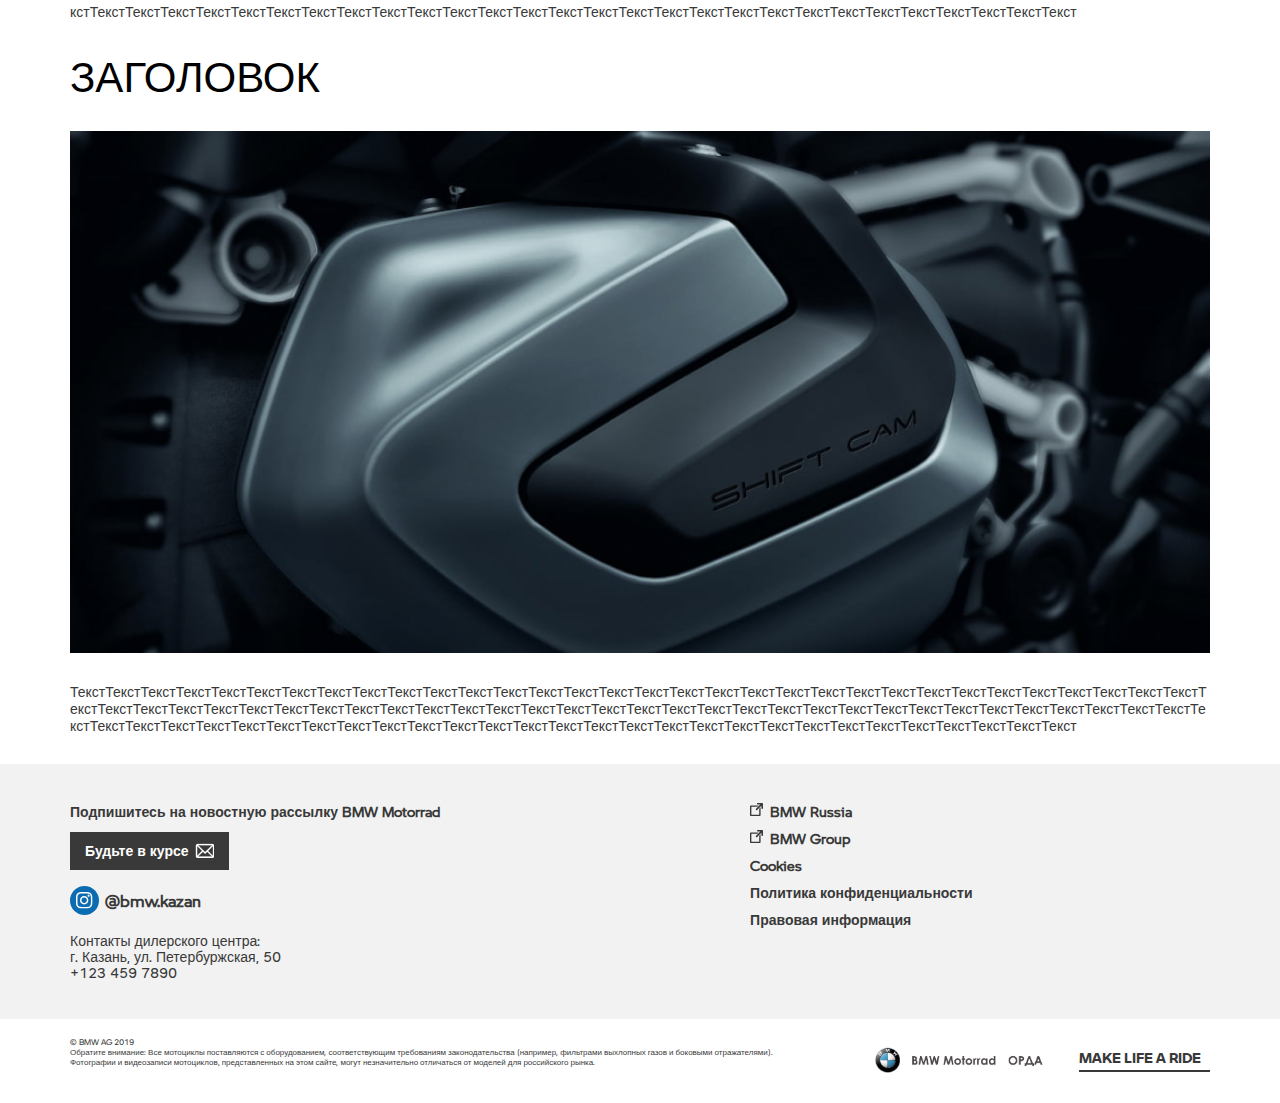
<file: overview.html>
<!DOCTYPE html>
<html xmlns="http://www.w3.org/1999/xhtml">
<head>
    <meta http-equiv="text/html" charset="utf-8">
    <meta http-equiv="X-UA-Compatible" content="IE=edge">
    <meta name="viewport" content="width=device-width, initial-scale=1">
    <title>MotoStore</title>
    <link rel="stylesheet" type="text/css" href="css/style.css">
  
</head>
<body class="body">


<!-- LOADER -->

<!-- Добавить класс "preloader--hidden" для скрытия прелоадера -->
<div class="preloader preloader--hidden">
    <svg width="120" height="120" viewBox="0 0 120 120" fill="none" xmlns="http://www.w3.org/2000/svg">
        <symbol id="l-circle">
            <circle r="10" cx="10" cy="10" />
        </symbol>
        <g id="loader" class="l-circles">
            <g class="g-circle">
                <use xlink:href="#l-circle" class="load-circle" />
            </g>
            <g class="g-circle">
                <use xlink:href="#l-circle" class="load-circle" />
            </g>
            <g class="g-circle">
                <use xlink:href="#l-circle" class="load-circle" />
            </g>
            <g class="g-circle">
                <use xlink:href="#l-circle" class="load-circle" />
            </g>
            <g class="g-circle">
                <use xlink:href="#l-circle" class="load-circle" />
            </g>
            <g class="g-circle">
                <use xlink:href="#l-circle" class="load-circle" />
            </g>
            <g class="g-circle">
                <use xlink:href="#l-circle" class="load-circle" />
            </g>
            <g class="g-circle">
                <use xlink:href="#l-circle" class="load-circle" />
            </g>
            <g class="g-circle">
                <use xlink:href="#l-circle" class="load-circle" />
            </g>
            <g class="g-circle">
                <use xlink:href="#l-circle" class="load-circle" />
            </g>
            <g class="g-circle">
                <use xlink:href="#l-circle" class="load-circle" />
            </g>
            <g class="g-circle">
                <use xlink:href="#l-circle" class="load-circle" />
            </g>
            <g class="g-circle">
                <use xlink:href="#l-circle" class="load-circle" />
            </g>
            <g class="g-circle">
                <use xlink:href="#l-circle" class="load-circle" />
            </g>
        </g>
    </svg>
</div>
<!-- / LOADER -->

<section class="main-head">
    <!-- HEADER -->

    <!-- Добавить класс "header--scrolling", если нужна прибитая к верху шапка.
         Добавить К НЕМУ класс "header--hidden", если нужно скрыть шапку при скролле вниз -->

    <!-- Добавить класс "header--opened_menu", когда меню открыто -->
    <header class="header">
        <button class="header__menu-button">
            <span></span>
            <span></span>
            <span></span>
            <span class="header__menu-label header__menu-label--menu">Меню</span>
            <span class="header__menu-label header__menu-label--close">Закрыть</span>
        </button>
        <button class="button button--blue header__order">Заказать тест-райд</button>
        <div class="header__basket">Корзина<span>(0)</span></div>
        <div class="header__logo">
            <img src="img/logo.svg" alt="">
            <span>Официальный дилерский центр</span>
        </div>
    </header>

    <!-- / HEADER -->

    <!-- CATALOG -->

    <div class="catalog header__catalog">
        <div class="catalog__wrapper">
        <!-- Добавить класс "catalog__categories--shown" для анимированного появления списка категорий -->
        <!-- Добавить класс "catalog__categories--parent" или "catalog__sub-categories--parent", если элемент содержит подпункты -->
            <ul class="catalog__categories catalog__categories--shown">
                <li class="catalog__cat catalog__cat--active catalog__cat--parent">
                    <span>Мотоциклы BMW</span>
                    <ul class="catalog__sub-categories catalog__sub-categories--shown">
                        <li class="catalog__sub-cat"><span>Adventure</span></li>
                        <li class="catalog__sub-cat catalog__sub-cat--active catalog__sub-cat--parent">
                            <span>Roadster</span>

                            <div class="catalog__items catalog__items--shown">
                                <div class="catalog__item">
                                    <div class="catalog__item-img"><img src="img/cat1.jpg" alt=""></div>
                                    <a href="#">
                                        <div>G 310 GS</div>
                                        <div class="catalog__item-price">
                                            <div>398 000 ₽</div>
                                            <img src="img/info.png" alt="">
                                        </div>
                                        <div class="catalog__item-more">
                                            <span><img src="img/product-arrow.svg" alt=""></span>
                                            Подробнее
                                        </div>
                                    </a>
                                </div>
                                <div class="catalog__item">
                                    <div class="catalog__item-img"><img src="img/cat1.jpg" alt=""></div>
                                    <a href="#">
                                        <div>G 310 GS</div>
                                        <div class="catalog__item-price">
                                            <div>398 000 ₽</div>
                                            <img src="img/info.png" alt="">
                                        </div>
                                        <div class="catalog__item-more">
                                            <span><img src="img/product-arrow.svg" alt=""></span>
                                            Подробнее
                                        </div>
                                    </a>
                                </div>
                                <div class="catalog__item">
                                    <div class="catalog__item-img"><img src="img/cat1.jpg" alt=""></div>
                                    <a href="#">
                                        <div>G 310 GS</div>
                                        <div class="catalog__item-price">
                                            <div>398 000 ₽</div>
                                            <img src="img/info.png" alt="">
                                        </div>
                                        <div class="catalog__item-more">
                                            <span><img src="img/product-arrow.svg" alt=""></span>
                                            Подробнее
                                        </div>
                                    </a>
                                </div>
                                <div class="catalog__item">
                                    <div class="catalog__item-img"><img src="img/cat1.jpg" alt=""></div>
                                    <a href="#">
                                        <div>G 310 GS</div>
                                        <div class="catalog__item-price">
                                            <div>398 000 ₽</div>
                                            <img src="img/info.png" alt="">
                                        </div>
                                        <div class="catalog__item-more">
                                            <span><img src="img/product-arrow.svg" alt=""></span>
                                            Подробнее
                                        </div>
                                    </a>
                                </div>
                                <div class="catalog__item">
                                    <div class="catalog__item-img"><img src="img/cat1.jpg" alt=""></div>
                                    <a href="#">
                                        <div>G 310 GS</div>
                                        <div class="catalog__item-price">
                                            <div>398 000 ₽</div>
                                            <img src="img/info.png" alt="">
                                        </div>
                                        <div class="catalog__item-more">
                                            <span><img src="img/product-arrow.svg" alt=""></span>
                                            Подробнее
                                        </div>
                                    </a>
                                </div>
                                <div class="catalog__item">
                                    <div class="catalog__item-img"><img src="img/cat1.jpg" alt=""></div>
                                    <a href="#">
                                        <div>G 310 GS</div>
                                        <div class="catalog__item-price">
                                            <div>398 000 ₽</div>
                                            <img src="img/info.png" alt="">
                                        </div>
                                        <div class="catalog__item-more">
                                            <span><img src="img/product-arrow.svg" alt=""></span>
                                            Подробнее
                                        </div>
                                    </a>
                                </div>
                            </div>

                        </li>
                        <li class="catalog__sub-cat catalog__sub-cat--parent"><span>Sport</span></li>
                        <li class="catalog__sub-cat catalog__sub-cat--parent"><span>Tour</span></li>
                        <li class="catalog__sub-cat catalog__sub-cat--parent">
                            <span>Heritage</span>
                        </li>
                        <li class="catalog__sub-cat"><span>Maxi-scooter</span></li>
                        <li class="catalog__sub-cat"><span>Мотоциклы с пробегом</span></li>
                        <li class="catalog__sub-cat"><span>Мотоциклы в наличии</span></li>
                    </ul>
                </li>
                <li class="catalog__cat"><span>Аксессуары</span></li>
                <li class="catalog__cat"><span>Сервис</span>
                    
                </li>
                <li class="catalog__cat">
                    <span>Владельцам BMW</span>
                </li>
                <li class="catalog__cat"><span>Мир BMW</span></li>
                <li class="catalog__cat"><span>Дилерский центр</span></li>
            </ul>

            <!-- Добавить класс "catalog__categories--shown" для анимированного появления списка категорий -->
            

            <!-- Добавить класс "catalog__items--shown" для анимированного появления списка товаров -->
            

            <div class="catalog-footer">
                <div class="catalog-footer__flex">
                    <a href="#" class="catalog-footer__link"><span>make life a ride</span></a>
                </div>
            </div> 

            
        </div>
    </div>

    <!-- / CATALOG -->
</section>

<section class="main-link">
    <div class="container main-link__body">
        <a href="#" class="main-link__link">Название модели</a>
        <a href="#" class="main-link__link">Технические характеристики</a>
        <a href="#" class="main-link__link main-link__link--active">Обзор</a>
    </div>
</section>

<!-- FIRST-SCREEN -->
    
<div class="first-screen">
    <div class="container first-text">
        <h1 class="first-text__head">Обзор BMW 1250 GS</h1>
        <p class="first-text__text">Ещё больше приключений</p>
    </div>
</div>

<!-- / FIRST-SCREEN -->

<section class="content">
    <div class="container">
        <div class="content-block">
            <div class="content-block__flex">
                <h2 class="content-block__head">ЗАГОЛОВОК</h2>
                <img src="img/overview/01.jpg" alt="" class="content-block__img">
                <p class="content-block__text">ТекстТекстТекстТекстТекстТекстТекстТекстТекстТекстТекстТекстТекстТекстТекстТекстТекстТекстТекстТекстТекстТекстТекстТекстТекстТекстТекстТекстТекстТекстТекстТекстТекстТекстТекстТекстТекстТекстТекстТекстТекстТекстТекстТекстТекстТекстТекстТекстТекстТекстТекстТекстТекстТекстТекстТекстТекстТекстТекстТекстТекстТекстТекстТекстТекстТекстТекстТекстТекстТекстТекстТекстТекстТекстТекстТекстТекстТекстТекстТекстТекстТекстТекстТекстТекстТекстТекстТекстТекстТекстТекстТекстТекст</p>
            </div>
        </div>
        <div class="content-block">
            <div class="content-block__flex">
                <h2 class="content-block__head">ЗАГОЛОВОК</h2>
                <img src="img/overview/02.jpg" alt="" class="content-block__img">
                <p class="content-block__text">ТекстТекстТекстТекстТекстТекстТекстТекстТекстТекстТекстТекстТекстТекстТекстТекстТекстТекстТекстТекстТекстТекстТекстТекстТекстТекстТекстТекстТекстТекстТекстТекстТекстТекстТекстТекстТекстТекстТекстТекстТекстТекстТекстТекстТекстТекстТекстТекстТекстТекстТекстТекстТекстТекстТекстТекстТекстТекстТекстТекстТекстТекстТекстТекстТекстТекстТекстТекстТекстТекстТекстТекстТекстТекстТекстТекстТекстТекстТекстТекстТекстТекстТекстТекстТекстТекстТекстТекстТекстТекстТекстТекстТекст</p>
            </div>
        </div>
    </div>

</section>
<!-- FOOTER -->

    <footer class="footer">
        <div class="container footer__flex">
            <div class="footer__left">
                <p class="footer__subscribe-text">Подпишитесь на новостную рассылку BMW Motorrad</p>
                <button class="button button--subscribe">Будьте в курсе</button>
                <div class="socials footer__soc">
                    <a href="#" class="socials__item">
                        <span class="socials__icon"><img src="img/insta.svg" alt=""></span>
                        <span class="socials__text">@bmw.kazan</span>
                    </a>
                </div>
                <p class="footer__contacts">
                    Контакты дилерского центра:<br>
                    г. Казань, ул. Петербуржская, 50<br>
                    +123 459 7890
                </p>
            </div>
            <div class="column-menu footer__menu">
                <div class="column-menu__col">
                    <a href="https://www.bmw-motorrad.ru/" target="_blank" class="column-menu__link column-menu__link--external">BMW Russia</a>
                    <a href="https://www.bmwgroup.com/en.html" target="_blank" class="column-menu__link column-menu__link--external">BMW Group</a>
                    <a href="#" class="column-menu__link">Cookies</a>
                    <a href="#" class="column-menu__link">Политика конфиденциальности</a>
                    <a href="#" class="column-menu__link">Правовая информация</a>
                </div>  
            </div>
        </div>
    </footer>
    <div class="bottom">
        <div class="container bottom__flex">
            <p class="bottom__copyright">© BMW AG 2019<br>Обратите внимание: Все мотоциклы поставляются с оборудованием, соответствующим требованиям законодательства (например, фильтрами выхлопных газов и боковыми отражателями). Фотографии и видеозаписи мотоциклов, представленных на этом сайте, могут незначительно отличаться от моделей для российского рынка.</p>
            <div class="bottom__logo-slogan">
                <div class="bottom__logo"><img src="img/bottom-logo.png" alt="logo" ></div>
                <!-- Анимация будет при добавлении класса "bottom__slogan--lined" -->
                <span class="bottom__slogan bottom__slogan--lined">MAKE LIFE A RIDE</span>
            </div>
        </div>
    </div>

    <!-- / FOOTER -->

<!-- ЭТО СКРИПТЫ ЧИСТО ДЛЯ ТЕСТА НА ХЕРОКУ -->

<script>
    document.getElementsByClassName('header__menu-button')[0].onclick = function() {
        const header = document.getElementsByClassName('header')[0];
        const body = document.getElementsByClassName('body')[0];
        if (!header.classList.contains('header--opened_menu')) {
            header.classList.add('header--opened_menu');
            body.classList.add('_lock');
        }
        else {
            header.classList.remove('header--opened_menu');
            body.classList.remove('_lock');
        }
    }
</script>

</body>
</html>
</file>
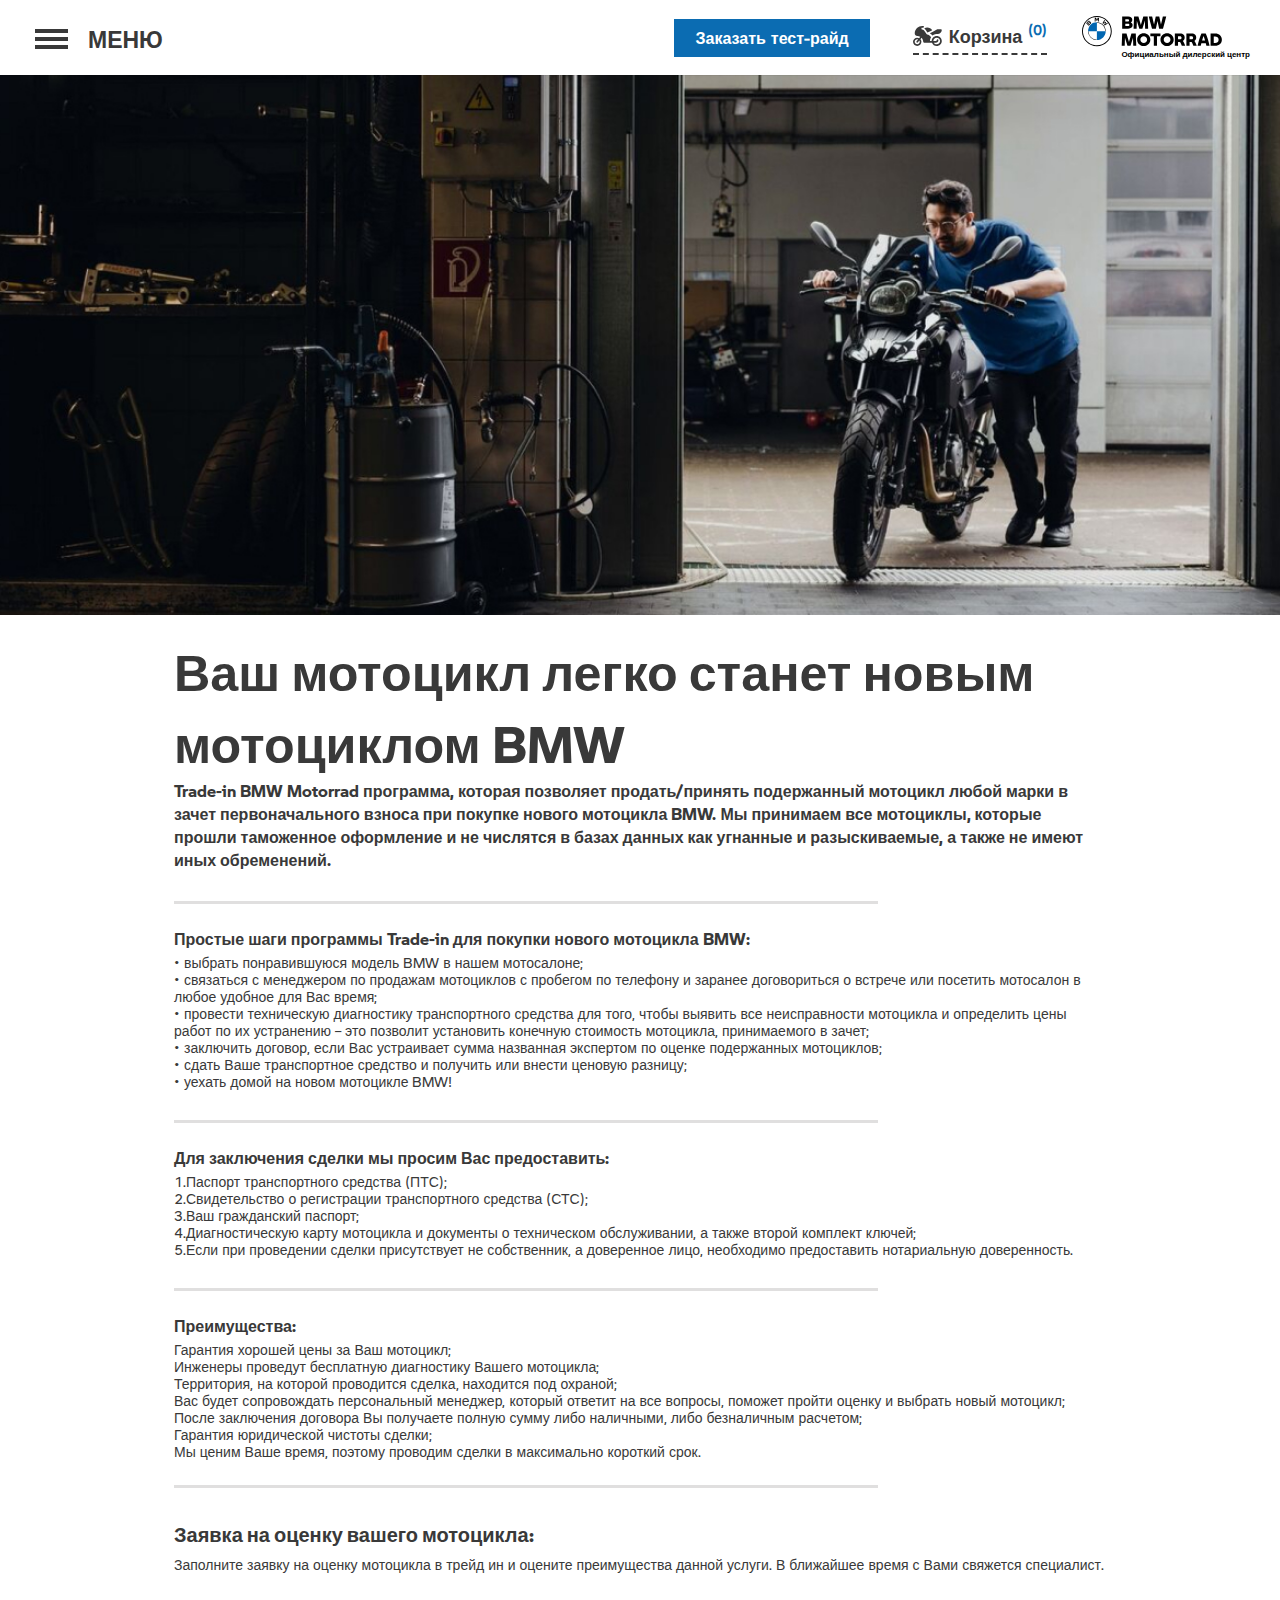
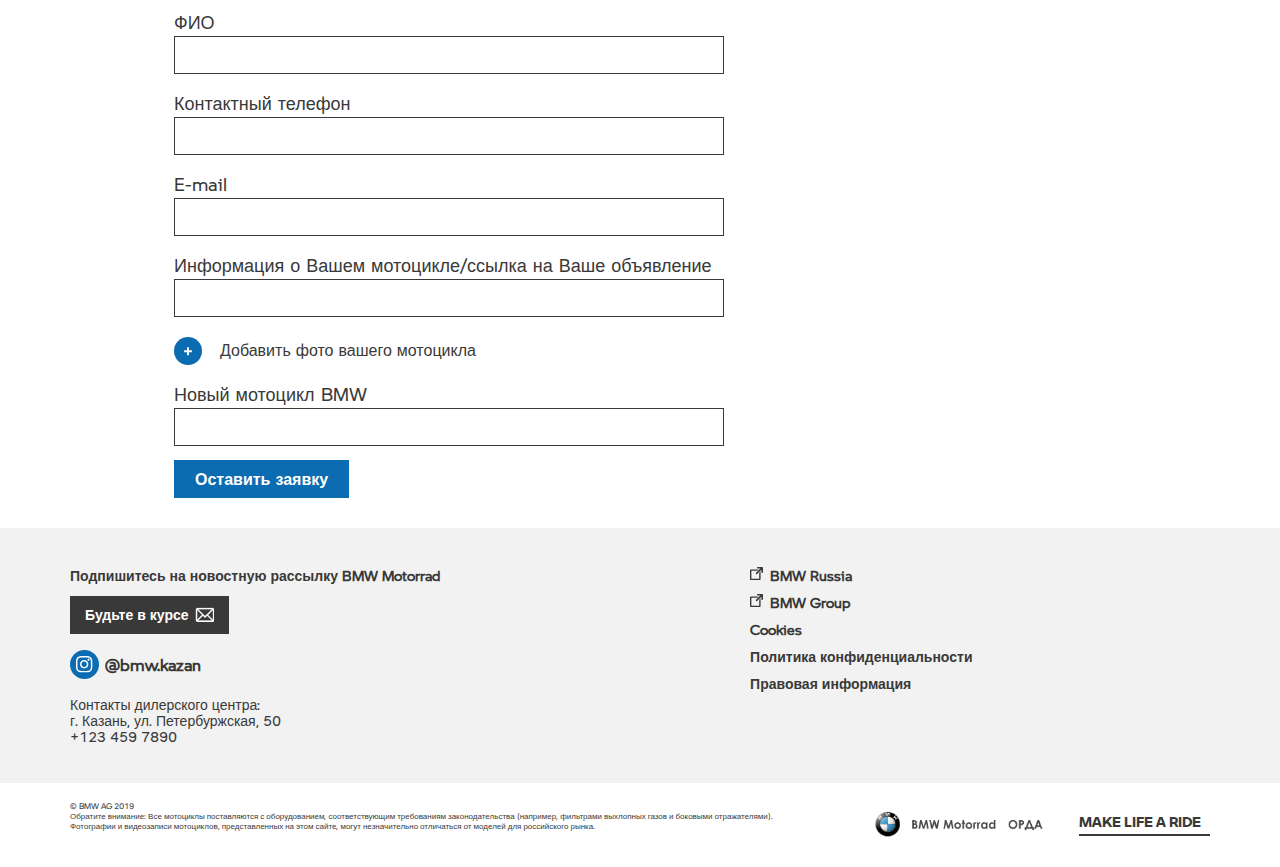
<file: trade-in.html>
<!DOCTYPE html>
<html xmlns="http://www.w3.org/1999/xhtml">
<head>
    <meta http-equiv="text/html" charset="utf-8">
    <meta http-equiv="X-UA-Compatible" content="IE=edge">
    <meta name="viewport" content="width=device-width, initial-scale=1">
    <title>MotoStore</title>
    <link rel="stylesheet" type="text/css" href="css/style.css">
  
</head>
<body class="body">


<!-- LOADER -->

<!-- Добавить класс "preloader--hidden" для скрытия прелоадера -->
<div class="preloader preloader--hidden">
    <svg width="120" height="120" viewBox="0 0 120 120" fill="none" xmlns="http://www.w3.org/2000/svg">
        <symbol id="l-circle">
            <circle r="10" cx="10" cy="10" />
        </symbol>
        <g id="loader" class="l-circles">
            <g class="g-circle">
                <use xlink:href="#l-circle" class="load-circle" />
            </g>
            <g class="g-circle">
                <use xlink:href="#l-circle" class="load-circle" />
            </g>
            <g class="g-circle">
                <use xlink:href="#l-circle" class="load-circle" />
            </g>
            <g class="g-circle">
                <use xlink:href="#l-circle" class="load-circle" />
            </g>
            <g class="g-circle">
                <use xlink:href="#l-circle" class="load-circle" />
            </g>
            <g class="g-circle">
                <use xlink:href="#l-circle" class="load-circle" />
            </g>
            <g class="g-circle">
                <use xlink:href="#l-circle" class="load-circle" />
            </g>
            <g class="g-circle">
                <use xlink:href="#l-circle" class="load-circle" />
            </g>
            <g class="g-circle">
                <use xlink:href="#l-circle" class="load-circle" />
            </g>
            <g class="g-circle">
                <use xlink:href="#l-circle" class="load-circle" />
            </g>
            <g class="g-circle">
                <use xlink:href="#l-circle" class="load-circle" />
            </g>
            <g class="g-circle">
                <use xlink:href="#l-circle" class="load-circle" />
            </g>
            <g class="g-circle">
                <use xlink:href="#l-circle" class="load-circle" />
            </g>
            <g class="g-circle">
                <use xlink:href="#l-circle" class="load-circle" />
            </g>
        </g>
    </svg>
</div>
<!-- / LOADER -->

<section class="main-head">
    <!-- HEADER -->

    <!-- Добавить класс "header--scrolling", если нужна прибитая к верху шапка.
         Добавить К НЕМУ класс "header--hidden", если нужно скрыть шапку при скролле вниз -->

    <!-- Добавить класс "header--opened_menu", когда меню открыто -->
    <header class="header">
        <button class="header__menu-button">
            <span></span>
            <span></span>
            <span></span>
            <span class="header__menu-label header__menu-label--menu">Меню</span>
            <span class="header__menu-label header__menu-label--close">Закрыть</span>
        </button>
        <button class="button button--blue header__order">Заказать тест-райд</button>
        <div class="header__basket">Корзина<span>(0)</span></div>
        <div class="header__logo">
            <img src="img/logo.svg" alt="">
            <span>Официальный дилерский центр</span>
        </div>
    </header>

    <!-- / HEADER -->

    <!-- CATALOG -->

    <div class="catalog header__catalog">
        <div class="catalog__wrapper">
        <!-- Добавить класс "catalog__categories--shown" для анимированного появления списка категорий -->
        <!-- Добавить класс "catalog__categories--parent" или "catalog__sub-categories--parent", если элемент содержит подпункты -->
            <ul class="catalog__categories catalog__categories--shown">
                <li class="catalog__cat catalog__cat--active catalog__cat--parent">
                    <span>Мотоциклы BMW</span>
                    <ul class="catalog__sub-categories catalog__sub-categories--shown">
                        <li class="catalog__sub-cat"><span>Adventure</span></li>
                        <li class="catalog__sub-cat catalog__sub-cat--active catalog__sub-cat--parent">
                            <span>Roadster</span>

                            <div class="catalog__items catalog__items--shown">
                                <div class="catalog__item">
                                    <div class="catalog__item-img"><img src="img/cat1.jpg" alt=""></div>
                                    <a href="#">
                                        <div>G 310 GS</div>
                                        <div class="catalog__item-price">
                                            <div>398 000 ₽</div>
                                            <img src="img/info.png" alt="">
                                        </div>
                                        <div class="catalog__item-more">
                                            <span><img src="img/product-arrow.svg" alt=""></span>
                                            Подробнее
                                        </div>
                                    </a>
                                </div>
                                <div class="catalog__item">
                                    <div class="catalog__item-img"><img src="img/cat1.jpg" alt=""></div>
                                    <a href="#">
                                        <div>G 310 GS</div>
                                        <div class="catalog__item-price">
                                            <div>398 000 ₽</div>
                                            <img src="img/info.png" alt="">
                                        </div>
                                        <div class="catalog__item-more">
                                            <span><img src="img/product-arrow.svg" alt=""></span>
                                            Подробнее
                                        </div>
                                    </a>
                                </div>
                                <div class="catalog__item">
                                    <div class="catalog__item-img"><img src="img/cat1.jpg" alt=""></div>
                                    <a href="#">
                                        <div>G 310 GS</div>
                                        <div class="catalog__item-price">
                                            <div>398 000 ₽</div>
                                            <img src="img/info.png" alt="">
                                        </div>
                                        <div class="catalog__item-more">
                                            <span><img src="img/product-arrow.svg" alt=""></span>
                                            Подробнее
                                        </div>
                                    </a>
                                </div>
                                <div class="catalog__item">
                                    <div class="catalog__item-img"><img src="img/cat1.jpg" alt=""></div>
                                    <a href="#">
                                        <div>G 310 GS</div>
                                        <div class="catalog__item-price">
                                            <div>398 000 ₽</div>
                                            <img src="img/info.png" alt="">
                                        </div>
                                        <div class="catalog__item-more">
                                            <span><img src="img/product-arrow.svg" alt=""></span>
                                            Подробнее
                                        </div>
                                    </a>
                                </div>
                                <div class="catalog__item">
                                    <div class="catalog__item-img"><img src="img/cat1.jpg" alt=""></div>
                                    <a href="#">
                                        <div>G 310 GS</div>
                                        <div class="catalog__item-price">
                                            <div>398 000 ₽</div>
                                            <img src="img/info.png" alt="">
                                        </div>
                                        <div class="catalog__item-more">
                                            <span><img src="img/product-arrow.svg" alt=""></span>
                                            Подробнее
                                        </div>
                                    </a>
                                </div>
                                <div class="catalog__item">
                                    <div class="catalog__item-img"><img src="img/cat1.jpg" alt=""></div>
                                    <a href="#">
                                        <div>G 310 GS</div>
                                        <div class="catalog__item-price">
                                            <div>398 000 ₽</div>
                                            <img src="img/info.png" alt="">
                                        </div>
                                        <div class="catalog__item-more">
                                            <span><img src="img/product-arrow.svg" alt=""></span>
                                            Подробнее
                                        </div>
                                    </a>
                                </div>
                            </div>

                        </li>
                        <li class="catalog__sub-cat catalog__sub-cat--parent"><span>Sport</span></li>
                        <li class="catalog__sub-cat catalog__sub-cat--parent"><span>Tour</span></li>
                        <li class="catalog__sub-cat catalog__sub-cat--parent">
                            <span>Heritage</span>
                        </li>
                        <li class="catalog__sub-cat"><span>Maxi-scooter</span></li>
                        <li class="catalog__sub-cat"><span>Мотоциклы с пробегом</span></li>
                        <li class="catalog__sub-cat"><span>Мотоциклы в наличии</span></li>
                    </ul>
                </li>
                <li class="catalog__cat"><span>Аксессуары</span></li>
                <li class="catalog__cat"><span>Сервис</span>
                    
                </li>
                <li class="catalog__cat">
                    <span>Владельцам BMW</span>
                </li>
                <li class="catalog__cat"><span>Мир BMW</span></li>
                <li class="catalog__cat"><span>Дилерский центр</span></li>
            </ul>

            <!-- Добавить класс "catalog__categories--shown" для анимированного появления списка категорий -->
            

            <!-- Добавить класс "catalog__items--shown" для анимированного появления списка товаров -->
            

            <div class="catalog-footer">
                <div class="catalog-footer__flex">
                    <a href="#" class="catalog-footer__link"><span>make life a ride</span></a>
                </div>
            </div> 

            
        </div>
    </div>

    <!-- / CATALOG -->
</section>

<!-- FIRST-SCREEN -->
    
<div class="first-screen--traid-in">
</div>

<!-- / FIRST-SCREEN -->

<section class="content-trade trade">
    <div class="container--trade">
        <div class="trade__info">
            <h1 class="trade__tittle">Ваш мотоцикл легко станет новым мотоциклом BMW</h1>
            <p class="trade__text">Trade-in BMW Motorrad программа, которая позволяет продать/принять подержанный мотоцикл любой марки в зачет первоначального взноса при покупке нового мотоцикла BMW. Мы принимаем все мотоциклы, которые прошли таможенное оформление и не числятся в базах данных как угнанные и разыскиваемые, а также не имеют иных обременений.</p>
            <div class="trade__item">
                <h3>Простые шаги программы Trade-in для покупки нового мотоцикла BMW:</h3>
                <p>• выбрать понравившуюся модель BMW в нашем мотосалоне;</p>
                <p>• связаться с менеджером по продажам мотоциклов с пробегом по телефону и заранее договориться о встрече или посетить мотосалон в любое удобное для Вас время;</p>
                <p>• провести техническую диагностику транспортного средства для того, чтобы выявить все неисправности мотоцикла и определить цены работ по их устранению – это позволит установить конечную стоимость мотоцикла, принимаемого в зачет;</p>
                <p>• заключить договор, если Вас устраивает сумма названная экспертом по оценке подержанных мотоциклов;</p>
                <p>• сдать Ваше транспортное средство и получить или внести ценовую разницу;</p>
                <p>• уехать домой на новом мотоцикле BMW!</p>
            </div>
            <div class="trade__item">
                <h3>Для заключения сделки мы просим Вас предоставить:</h3>
                <p>1.Паспорт транспортного средства (ПТС);</p>
                <p>2.Свидетельство о регистрации транспортного средства (СТС);</p>
                <p>3.Ваш гражданский паспорт;</p>
                <p>4.Диагностическую карту мотоцикла и документы о техническом обслуживании, а также второй комплект ключей;</p>
                <p>5.Если при проведении сделки присутствует не собственник, а доверенное лицо, необходимо предоставить нотариальную доверенность.</p>
            </div>
            <div class="trade__item">
                <h3>Преимущества:</h3>
                <p>Гарантия хорошей цены за Ваш мотоцикл;</p>
                <p>Инженеры проведут бесплатную диагностику Вашего мотоцикла;</p>
                <p>Территория, на которой проводится сделка, находится под охраной;</p>
                <p>Вас будет сопровождать персональный менеджер, который ответит на все вопросы, поможет пройти оценку и выбрать новый мотоцикл;</p>
                <p>После заключения договора Вы получаете полную сумму либо наличными, либо безналичным расчетом;</p>
                <p>Гарантия юридической чистоты сделки;</p>
                <p>Мы ценим Ваше время, поэтому проводим сделки в максимально короткий срок.</p>
            </div>
        </div>
        <div class="trade__request request-trade">
            <div class="request-trade__info">
                <h2>Заявка на оценку вашего мотоцикла:</h2>
                <p>Заполните заявку на оценку мотоцикла в трейд ин и оцените преимущества данной услуги. В ближайшее время с Вами свяжется специалист.</p>
            </div>

            <form class="trade-form">
                    <!-- Можно добавить класс "form-block--error". Появится текст ошибки и рамка у поля станет красной -->
                    <div class="trade-form-block">
                        <label class="trade-form-block__label">ФИО</label>
                        <input type="text" class="trade-form-block__input">
                        <p class="trade-form-block__hint">Тут текст ошибки</p>
                    </div>

                    <!-- Можно добавить класс "form-block--error". Появится текст ошибки и рамка у поля станет красной -->
                    <div class="trade-form-block">
                        <label class="trade-form-block__label">Контактный телефон</label>
                        <input type="text" class="trade-form-block__input">
                        <p class="trade-form-block__hint">Тут текст ошибки</p>
                    </div>
                    
                    <!-- Можно добавить класс "form-block--error". Появится текст ошибки и рамка у поля станет красной -->
                    <div class="trade-form-block">
                        <label class="trade-form-block__label">E-mail</label>
                        <input type="text" class="trade-form-block__input">
                        <p class="trade-form-block__hint">Тут текст ошибки</p>
                    </div>

                    <!-- Можно добавить класс "form-block--error". Появится текст ошибки и рамка у поля станет красной -->
                    <div class="trade-form-block">
                        <label class="trade-form-block__label">Информация о Вашем мотоцикле/ссылка на Ваше объявление</label>
                        <input type="text" class="trade-form-block__input">
                        <p class="trade-form-block__hint">Тут текст ошибки</p>
                    </div>

                    <div class="trade-form-block">
                        <label for="file" class="input-file__label">
                            <div class="input-file__icon"><img src="img/trade/plus.svg" alt=""></div>
                            <span>Добавить фото вашего мотоцикла</span>
                        </label>
                        
                        <input type="file" name="file" id="file" class="input-file">
                    </div>

                    <!-- Можно добавить класс "form-block--error". Появится текст ошибки и рамка у поля станет красной -->
                    <div class="trade-form-block">
                        <label class="trade-form-block__label">Новый мотоцикл BMW</label>
                        <input type="text" class="trade-form-block__input">
                        <p class="trade-form-block__hint">Тут текст ошибки</p>
                    </div>
                    


                    <button class="button button--blue trade-form-block__button">Оставить заявку</button>
                </form>

        </div>
    </div>
</section>

<!-- FOOTER -->

    <footer class="footer">
        <div class="container footer__flex">
            <div class="footer__left">
                <p class="footer__subscribe-text">Подпишитесь на новостную рассылку BMW Motorrad</p>
                <button class="button button--subscribe">Будьте в курсе</button>
                <div class="socials footer__soc">
                    <a href="#" class="socials__item">
                        <span class="socials__icon"><img src="img/insta.svg" alt=""></span>
                        <span class="socials__text">@bmw.kazan</span>
                    </a>
                </div>
                <p class="footer__contacts">
                    Контакты дилерского центра:<br>
                    г. Казань, ул. Петербуржская, 50<br>
                    +123 459 7890
                </p>
            </div>
            <div class="column-menu footer__menu">
                <div class="column-menu__col">
                    <a href="https://www.bmw-motorrad.ru/" target="_blank" class="column-menu__link column-menu__link--external">BMW Russia</a>
                    <a href="https://www.bmwgroup.com/en.html" target="_blank" class="column-menu__link column-menu__link--external">BMW Group</a>
                    <a href="#" class="column-menu__link">Cookies</a>
                    <a href="#" class="column-menu__link">Политика конфиденциальности</a>
                    <a href="#" class="column-menu__link">Правовая информация</a>
                </div>  
            </div>
        </div>
    </footer>
    <div class="bottom">
        <div class="container bottom__flex">
            <p class="bottom__copyright">© BMW AG 2019<br>Обратите внимание: Все мотоциклы поставляются с оборудованием, соответствующим требованиям законодательства (например, фильтрами выхлопных газов и боковыми отражателями). Фотографии и видеозаписи мотоциклов, представленных на этом сайте, могут незначительно отличаться от моделей для российского рынка.</p>
            <div class="bottom__logo-slogan">
                <div class="bottom__logo"><img src="img/bottom-logo.png" alt="logo" ></div>
                <!-- Анимация будет при добавлении класса "bottom__slogan--lined" -->
                <span class="bottom__slogan bottom__slogan--lined">MAKE LIFE A RIDE</span>
            </div>
        </div>
    </div>

    <!-- / FOOTER -->

    <!-- ЭТО СКРИПТЫ ЧИСТО ДЛЯ ТЕСТА НА ХЕРОКУ -->

<script>
    document.getElementsByClassName('header__menu-button')[0].onclick = function() {
        const header = document.getElementsByClassName('header')[0];
        const body = document.getElementsByClassName('body')[0];
        if (!header.classList.contains('header--opened_menu')) {
            header.classList.add('header--opened_menu');
            body.classList.add('_lock');
        }
        else {
            header.classList.remove('header--opened_menu');
            body.classList.remove('_lock');
        }
    }
</script>

</body>
</html>
</file>
<file: css/style.css>
@charset "UTF-8";
@font-face {
	font-family: "Century Gothic Regular";
	src: url("../../fonts/CenturyGothic.eot");
	src: url("../../fonts/CenturyGothic.eot?#iefix") format("embedded-opentype"), url("../../fonts/CenturyGothic.woff") format("woff"), url("../../fonts/CenturyGothic.ttf") format("truetype");
	font-weight: normal;
	font-style: normal;
}
@font-face {
	font-family: "BMW Regular";
	src: url("../../fonts/BMWMotorradW05-Regular.woff");
	src: url("../../fonts/BMWMotorradW05-Regular.eot?#iefix") format("embedded-opentype"), url("../../fonts/BMWMotorradW05-Regular.woff") format("woff"), url("../../fonts/BMWMotorradW05-Regular.ttf") format("truetype");
	font-weight: normal;
	font-style: normal;
}
@font-face {
	font-family: "BMW Bold";
	src: url("../../fonts/BMWMotorradW05-Bold.eot");
	src: url("../../fonts/BMWMotorradW05-Bold.eot?#iefix") format("embedded-opentype"), url("../../fonts/BMWMotorradW05-Bold.woff") format("woff"), url("../../fonts/BMWMotorradW05-Bold.ttf") format("truetype");
	font-weight: normal;
	font-style: normal;
}
body {
	font-family: "BMW Regular", sans-serif;
	color: #393939;
	margin: 0;
	padding: 0;
	background: white;
	position: relative;
}
body._lock {
	overflow: hidden;
}

p {
	margin: 0;
}

h1, h2, h3, h4, h5, h6 {
	margin: 0;
	font-weight: normal;
}

header, footer, section, div, span, p, button, a, input, textarea, form {
	-webkit-box-sizing: border-box;
	        box-sizing: border-box;
}

button, input, textarea, select {
	outline: none;
}

button {
	padding: 0;
	border: 0;
	background-color: transparent;
	-webkit-transition: 0.3s;
	-o-transition: 0.3s;
	transition: 0.3s;
}

a {
	text-decoration: none;
	-webkit-transition: 0.3s;
	-o-transition: 0.3s;
	transition: 0.3s;
}

a:focus {
	outline: none;
}

form {
	margin: 0;
}

footer {
	margin: 0;
	padding: 0;
}

ul {
	-webkit-padding-start: 0px;
	        padding-inline-start: 0px;
}

/* количество кружков */
/* размер прелоадера */
/* цвет кружков */
/* угол поворота каждого кружка относительно центра фигуры */
.preloader {
	position: fixed;
	top: 0;
	left: 0;
	bottom: 0;
	right: 0;
	background: white;
	z-index: 5000;
	display: -webkit-box;
	display: -ms-flexbox;
	display: flex;
	-webkit-box-pack: center;
	    -ms-flex-pack: center;
	        justify-content: center;
	-webkit-box-align: center;
	    -ms-flex-align: center;
	        align-items: center;
	-webkit-transition: 0.3s;
	-o-transition: 0.3s;
	transition: 0.3s;
}
.preloader--hidden {
	opacity: 0;
	pointer-events: none;
}
.preloader .l-circles {
	fill: black;
}
.preloader .g-circle {
	-webkit-transform-origin: 60px 60px;
	    -ms-transform-origin: 60px 60px;
	        transform-origin: 60px 60px;
	-webkit-animation: opacity 1.2s linear infinite;
	        animation: opacity 1.2s linear infinite;
}
.preloader .g-circle:nth-child(14n+1) {
	-webkit-transform: rotate(-25.7142857143deg) translate(10px, 10px) scale(0.85);
	    -ms-transform: rotate(-25.7142857143deg) translate(10px, 10px) scale(0.85);
	        transform: rotate(-25.7142857143deg) translate(10px, 10px) scale(0.85);
	-webkit-animation-delay: -0.1s;
	        animation-delay: -0.1s;
}
.preloader .g-circle:nth-child(14n+2) {
	-webkit-transform: rotate(-51.4285714286deg) translate(10px, 10px) scale(0.85);
	    -ms-transform: rotate(-51.4285714286deg) translate(10px, 10px) scale(0.85);
	        transform: rotate(-51.4285714286deg) translate(10px, 10px) scale(0.85);
	-webkit-animation-delay: -0.2s;
	        animation-delay: -0.2s;
}
.preloader .g-circle:nth-child(14n+3) {
	-webkit-transform: rotate(-77.1428571429deg) translate(10px, 10px) scale(0.85);
	    -ms-transform: rotate(-77.1428571429deg) translate(10px, 10px) scale(0.85);
	        transform: rotate(-77.1428571429deg) translate(10px, 10px) scale(0.85);
	-webkit-animation-delay: -0.3s;
	        animation-delay: -0.3s;
}
.preloader .g-circle:nth-child(14n+4) {
	-webkit-transform: rotate(-102.8571428571deg) translate(10px, 10px) scale(0.85);
	    -ms-transform: rotate(-102.8571428571deg) translate(10px, 10px) scale(0.85);
	        transform: rotate(-102.8571428571deg) translate(10px, 10px) scale(0.85);
	-webkit-animation-delay: -0.4s;
	        animation-delay: -0.4s;
}
.preloader .g-circle:nth-child(14n+5) {
	-webkit-transform: rotate(-128.5714285714deg) translate(10px, 10px) scale(0.85);
	    -ms-transform: rotate(-128.5714285714deg) translate(10px, 10px) scale(0.85);
	        transform: rotate(-128.5714285714deg) translate(10px, 10px) scale(0.85);
	-webkit-animation-delay: -0.5s;
	        animation-delay: -0.5s;
}
.preloader .g-circle:nth-child(14n+6) {
	-webkit-transform: rotate(-154.2857142857deg) translate(10px, 10px) scale(0.85);
	    -ms-transform: rotate(-154.2857142857deg) translate(10px, 10px) scale(0.85);
	        transform: rotate(-154.2857142857deg) translate(10px, 10px) scale(0.85);
	-webkit-animation-delay: -0.6s;
	        animation-delay: -0.6s;
}
.preloader .g-circle:nth-child(14n+7) {
	-webkit-transform: rotate(-180deg) translate(10px, 10px) scale(0.85);
	    -ms-transform: rotate(-180deg) translate(10px, 10px) scale(0.85);
	        transform: rotate(-180deg) translate(10px, 10px) scale(0.85);
	-webkit-animation-delay: -0.7s;
	        animation-delay: -0.7s;
}
.preloader .g-circle:nth-child(14n+8) {
	-webkit-transform: rotate(-205.7142857143deg) translate(10px, 10px) scale(0.85);
	    -ms-transform: rotate(-205.7142857143deg) translate(10px, 10px) scale(0.85);
	        transform: rotate(-205.7142857143deg) translate(10px, 10px) scale(0.85);
	-webkit-animation-delay: -0.8s;
	        animation-delay: -0.8s;
}
.preloader .g-circle:nth-child(14n+9) {
	-webkit-transform: rotate(-231.4285714286deg) translate(10px, 10px) scale(0.85);
	    -ms-transform: rotate(-231.4285714286deg) translate(10px, 10px) scale(0.85);
	        transform: rotate(-231.4285714286deg) translate(10px, 10px) scale(0.85);
	-webkit-animation-delay: -0.9s;
	        animation-delay: -0.9s;
}
.preloader .g-circle:nth-child(14n+10) {
	-webkit-transform: rotate(-257.1428571429deg) translate(10px, 10px) scale(0.85);
	    -ms-transform: rotate(-257.1428571429deg) translate(10px, 10px) scale(0.85);
	        transform: rotate(-257.1428571429deg) translate(10px, 10px) scale(0.85);
	-webkit-animation-delay: -1s;
	        animation-delay: -1s;
}
.preloader .g-circle:nth-child(14n+11) {
	-webkit-transform: rotate(-282.8571428571deg) translate(10px, 10px) scale(0.85);
	    -ms-transform: rotate(-282.8571428571deg) translate(10px, 10px) scale(0.85);
	        transform: rotate(-282.8571428571deg) translate(10px, 10px) scale(0.85);
	-webkit-animation-delay: -1.1s;
	        animation-delay: -1.1s;
}
.preloader .g-circle:nth-child(14n+12) {
	-webkit-transform: rotate(-308.5714285714deg) translate(10px, 10px) scale(0.85);
	    -ms-transform: rotate(-308.5714285714deg) translate(10px, 10px) scale(0.85);
	        transform: rotate(-308.5714285714deg) translate(10px, 10px) scale(0.85);
	-webkit-animation-delay: -1.2s;
	        animation-delay: -1.2s;
}
.preloader .g-circle:nth-child(14n+13) {
	-webkit-transform: rotate(-334.2857142857deg) translate(10px, 10px) scale(0.85);
	    -ms-transform: rotate(-334.2857142857deg) translate(10px, 10px) scale(0.85);
	        transform: rotate(-334.2857142857deg) translate(10px, 10px) scale(0.85);
	-webkit-animation-delay: -1.3s;
	        animation-delay: -1.3s;
}
.preloader .g-circle:nth-child(14n+14) {
	-webkit-transform: rotate(-360deg) translate(10px, 10px) scale(0.85);
	    -ms-transform: rotate(-360deg) translate(10px, 10px) scale(0.85);
	        transform: rotate(-360deg) translate(10px, 10px) scale(0.85);
	-webkit-animation-delay: -1.4s;
	        animation-delay: -1.4s;
}
.preloader .g-circle:nth-child(14n+1) .load-circle {
	-webkit-animation-delay: -0.1s;
	        animation-delay: -0.1s;
}
.preloader .g-circle:nth-child(14n+2) .load-circle {
	-webkit-animation-delay: -0.2s;
	        animation-delay: -0.2s;
}
.preloader .g-circle:nth-child(14n+3) .load-circle {
	-webkit-animation-delay: -0.3s;
	        animation-delay: -0.3s;
}
.preloader .g-circle:nth-child(14n+4) .load-circle {
	-webkit-animation-delay: -0.4s;
	        animation-delay: -0.4s;
}
.preloader .g-circle:nth-child(14n+5) .load-circle {
	-webkit-animation-delay: -0.5s;
	        animation-delay: -0.5s;
}
.preloader .g-circle:nth-child(14n+6) .load-circle {
	-webkit-animation-delay: -0.6s;
	        animation-delay: -0.6s;
}
.preloader .g-circle:nth-child(14n+7) .load-circle {
	-webkit-animation-delay: -0.7s;
	        animation-delay: -0.7s;
}
.preloader .g-circle:nth-child(14n+8) .load-circle {
	-webkit-animation-delay: -0.8s;
	        animation-delay: -0.8s;
}
.preloader .g-circle:nth-child(14n+9) .load-circle {
	-webkit-animation-delay: -0.9s;
	        animation-delay: -0.9s;
}
.preloader .g-circle:nth-child(14n+10) .load-circle {
	-webkit-animation-delay: -1s;
	        animation-delay: -1s;
}
.preloader .g-circle:nth-child(14n+11) .load-circle {
	-webkit-animation-delay: -1.1s;
	        animation-delay: -1.1s;
}
.preloader .g-circle:nth-child(14n+12) .load-circle {
	-webkit-animation-delay: -1.2s;
	        animation-delay: -1.2s;
}
.preloader .g-circle:nth-child(14n+13) .load-circle {
	-webkit-animation-delay: -1.3s;
	        animation-delay: -1.3s;
}
.preloader .g-circle:nth-child(14n+14) .load-circle {
	-webkit-animation-delay: -1.4s;
	        animation-delay: -1.4s;
}
.preloader .load-circle {
	-webkit-transform-origin: 15px 15px;
	    -ms-transform-origin: 15px 15px;
	        transform-origin: 15px 15px;
	-webkit-animation: 1.2s linear infinite;
	        animation: 1.2s linear infinite;
	-webkit-animation-name: transform;
	        animation-name: transform;
}

@-webkit-keyframes opacity {
	0% {
		fill-opacity: 1;
	}
	42% {
		fill-opacity: 0.8;
	}
	50% {
		fill-opacity: 0.7;
	}
	100% {
		fill-opacity: 0.3;
	}
}

@keyframes opacity {
	0% {
		fill-opacity: 1;
	}
	42% {
		fill-opacity: 0.8;
	}
	50% {
		fill-opacity: 0.7;
	}
	100% {
		fill-opacity: 0.3;
	}
}
@-webkit-keyframes transform {
	0% {
		-webkit-transform: scale(1);
		        transform: scale(1);
	}
	100% {
		-webkit-transform: scale(0.05);
		        transform: scale(0.05);
	}
}
@keyframes transform {
	0% {
		-webkit-transform: scale(1);
		        transform: scale(1);
	}
	100% {
		-webkit-transform: scale(0.05);
		        transform: scale(0.05);
	}
}
.main-head {
	position: relative;
	-webkit-box-shadow: 0px 1px 0px rgba(0, 0, 0, 0.05);
	        box-shadow: 0px 1px 0px rgba(0, 0, 0, 0.05);
}

.container {
	width: 1276px;
	margin: 0 auto;
	max-width: 100%;
}
@media (max-width: 1336px) {
	.container {
		max-width: 1140px;
	}
}
@media (max-width: 1199px) {
	.container {
		max-width: 932px;
	}
}
@media (max-width: 991px) {
	.container {
		max-width: 708px;
	}
}
@media (max-width: 768px) {
	.container {
		max-width: 100%;
		padding-left: 15px;
		padding-right: 15px;
	}
}
.container--form {
	width: 704px;
}
.container--middle {
	width: 958px;
}
.container--big {
	width: 1150px;
}
.container--max {
	width: 1353px;
}

.button {
	height: 38px;
	font-family: "BMW Regular", sans-serif;
	font-weight: bold;
	font-size: 16px;
	line-height: 20px;
	position: relative;
	cursor: pointer;
	-ms-flex-negative: 0;
	    flex-shrink: 0;
	white-space: nowrap;
}
.button--blue {
	background: #0B6CB2;
	color: white;
	border: 1px solid transparent;
	padding: 0 20px;
}
.button--blue:hover {
	color: #0B6CB2;
	background: transparent;
	border-color: #0B6CB2;
}
.button--top {
	background: white;
	font-size: 20px;
	line-height: 25px;
	padding: 0 60px;
}
@media (max-width: 991px) {
	.button--top {
		font-size: 16px;
		line-height: 20px;
		height: 30px;
		padding: 0 30px;
	}
}
.button--top:hover {
	background: #0B6CB2;
	color: white;
}
.button--more {
	font-size: 14px;
	line-height: 17px;
	color: white;
	background: #393939;
	padding: 0 30px 0 15px;
	position: relative;
}
.button--more:after {
	content: "";
	display: block;
	position: absolute;
	width: 7px;
	height: 11px;
	background: url("../img/top-slider-nav.svg") center no-repeat;
	right: 12px;
	top: 14px;
	-webkit-transform: scale(-1, 1);
	    -ms-transform: scale(-1, 1);
	        transform: scale(-1, 1);
}
.button--more:hover {
	background: #0B6CB2;
}
.button--subscribe {
	color: white;
	background: #393939;
	padding: 0 40px 2px 15px;
	font-size: 14px;
	line-height: 17px;
}
.button--subscribe:hover {
	background: #0B6CB2;
}
.button--subscribe:after {
	content: "";
	display: block;
	position: absolute;
	width: 19px;
	height: 15px;
	background: url("../img/subscribe-icon.svg");
	right: 15px;
	top: 11px;
}
.button--grey {
	background: #393939;
	color: white;
	padding: 0 15px;
}
.button--grey:hover {
	background: #0B6CB2;
}
.button--book {
	font-size: 18px;
	line-height: 22px;
	width: 100%;
}
.button--small {
	font-size: 12px;
	line-height: 15px;
	padding: 0 23px;
}
.button--back {
	background: #393939;
	color: white;
	font-size: 12px;
	line-height: 15px;
	padding: 0 15px 0 31px;
}
.button--back:before {
	content: "";
	display: block;
	position: absolute;
	width: 7px;
	height: 11px;
	background: url("../img/top-slider-nav.svg") center no-repeat;
	left: 15px;
	top: 13px;
}
.button--back:hover {
	background: #0B6CB2;
}
.button--to_basket {
	border: 2px solid #393939;
	padding: 0 18px 0 53px;
}
.button--to_basket:before {
	content: "";
	display: block;
	position: absolute;
	width: 29px;
	height: 20px;
	background: url("../img/order-icon.svg") center no-repeat;
	background-size: cover;
	left: 19px;
	top: 7px;
}
.button--to_basket:after {
	content: "";
	display: block;
	position: absolute;
	width: 29px;
	height: 20px;
	background: url("../img/order-icon-white.svg") center no-repeat;
	background-size: cover;
	left: 19px;
	top: 7px;
	opacity: 0;
	-webkit-transition: 0.3s;
	-o-transition: 0.3s;
	transition: 0.3s;
}
.button--to_basket:hover {
	color: white;
	border-color: #0B6CB2;
	background: #0B6CB2;
}
.button--to_basket:hover:after {
	opacity: 1;
}
.button--product {
	background: transparent;
	border: 2px solid white;
	width: 100%;
	color: white;
}
.button--product:hover {
	background: white;
	color: #393939;
}
.button--product_white {
	background: white;
	border: 2px solid white;
	width: 100%;
}
.button--product_white:hover {
	background: transparent;
	color: white;
}
.button--product_order {
	background: white;
	width: 100%;
}
.button--product_order span {
	position: relative;
	padding-left: 37px;
}
.button--product_order span:before {
	content: "";
	display: block;
	position: absolute;
	width: 29px;
	height: 20px;
	background: url("../img/order-icon.svg") center no-repeat;
	background-size: cover;
	left: 0;
	top: 0;
}
.button--product_order span:after {
	content: "";
	display: block;
	position: absolute;
	width: 29px;
	height: 20px;
	background: url("../img/order-icon-blue.svg") center no-repeat;
	background-size: cover;
	left: 0;
	top: 0;
	opacity: 0;
	-webkit-transition: 0.3s;
	-o-transition: 0.3s;
	transition: 0.3s;
}
.button--product_order:hover {
	color: #0B6CB2;
}
.button--product_order:hover span:after {
	opacity: 1;
}
.button--product_order_reverse {
	background: transparent;
	width: 100%;
	border: 2px solid white;
	color: white;
}
.button--product_order_reverse span {
	position: relative;
	padding-left: 37px;
}
.button--product_order_reverse span:before {
	content: "";
	display: block;
	position: absolute;
	width: 29px;
	height: 20px;
	background: url("../img/order-icon-white.svg") center no-repeat;
	background-size: cover;
	left: 0;
	top: 0;
}
.button--product_order_reverse span:after {
	content: "";
	display: block;
	position: absolute;
	width: 29px;
	height: 20px;
	background: url("../img/order-icon-blue.svg") center no-repeat;
	background-size: cover;
	left: 0;
	top: 0;
	opacity: 0;
	-webkit-transition: 0.3s;
	-o-transition: 0.3s;
	transition: 0.3s;
}
.button--product_order_reverse:hover {
	background: white;
	color: #0B6CB2;
}
.button--product_order_reverse:hover span:after {
	opacity: 1;
}
.button--transparent {
	background: transparent;
	color: #393939;
	border: 2px solid #393939;
}
.button--transparent:hover {
	border-color: #0B6CB2;
	color: #0B6CB2;
}

.header {
	width: 100%;
	padding: 12px 40px 11px;
	display: -webkit-box;
	display: -ms-flexbox;
	display: flex;
	-webkit-box-align: center;
	    -ms-flex-align: center;
	        align-items: center;
	z-index: 1002;
	position: relative;
	background: white;
	-webkit-transition: 0.3s;
	-o-transition: 0.3s;
	transition: 0.3s;
	height: 75px;
}
@media (max-width: 1361px) {
	.header {
		padding: 12px 30px 11px;
	}
}
@media (max-width: 768px) {
	.header {
		-ms-flex-wrap: wrap;
		    flex-wrap: wrap;
		height: 120px;
		padding: 20px 15px 10px 15px;
	}
}
.header--scrolling {
	position: fixed;
	top: 0;
	left: 0;
}
.header--scrolling + .header__catalog {
	position: fixed;
	top: 75px;
}
.header--hidden {
	-webkit-transform: translateY(-100%);
	    -ms-transform: translateY(-100%);
	        transform: translateY(-100%);
}
.header--opened_menu .header__menu-button span:not(.header__menu-label):nth-child(1) {
	-webkit-transform: rotate(45deg);
	    -ms-transform: rotate(45deg);
	        transform: rotate(45deg);
	top: 10px;
}
.header--opened_menu .header__menu-button span:not(.header__menu-label):nth-child(2) {
	opacity: 0;
}
.header--opened_menu .header__menu-button span:not(.header__menu-label):nth-child(3) {
	-webkit-transform: rotate(-45deg);
	    -ms-transform: rotate(-45deg);
	        transform: rotate(-45deg);
	top: 10px;
}
.header--opened_menu .header__menu-button .header__menu-label--menu {
	display: none;
}
.header--opened_menu .header__menu-button .header__menu-label--close {
	display: block;
}
@media (max-width: 768px) {
	.header--opened_menu .header__menu-button .header__menu-label--close {
		display: none;
	}
}
.header--opened_menu .header__form {
	opacity: 1;
}
@media (max-width: 768px) {
	.header--opened_menu .header__form {
		height: 39px;
	}
}
.header--opened_menu + .header__catalog {
	-webkit-transform: translateY(0);
	    -ms-transform: translateY(0);
	        transform: translateY(0);
	opacity: 1;
}
.header--opened_menu + .header__catalog .catalog-footer__link:after {
	content: "";
	-webkit-transition-delay: 0.9s;
	     -o-transition-delay: 0.9s;
	        transition-delay: 0.9s;
	opacity: 1;
	-webkit-transform: translate(0, 0);
	    -ms-transform: translate(0, 0);
	        transform: translate(0, 0);
}
.header--opened_menu + .header__catalog .catalog__items--shown {
	opacity: 1;
}
.header--opened_menu .header__logo:before {
	content: "";
	-webkit-transition-delay: 0.9s;
	     -o-transition-delay: 0.9s;
	        transition-delay: 0.9s;
	-webkit-transform: translate(0, 0);
	    -ms-transform: translate(0, 0);
	        transform: translate(0, 0);
}
.header__catalog {
	-webkit-transform: translateY(-100%);
	    -ms-transform: translateY(-100%);
	        transform: translateY(-100%);
}
.header__menu-button {
	cursor: pointer;
	position: relative;
	padding-left: 58px;
}
@media (max-width: 991px) {
	.header__menu-button {
		padding-left: 45px;
	}
}
@media (max-width: 768px) {
	.header__menu-button {
		-webkit-box-ordinal-group: 1;
		    -ms-flex-order: 0;
		        order: 0;
		margin-top: -20px;
	}
}
.header__menu-button span:not(.header__menu-label) {
	display: block;
	width: 33px;
	height: 4px;
	background: #393939;
	position: absolute;
	left: 5px;
	-webkit-transition: 0.3s;
	-o-transition: 0.3s;
	transition: 0.3s;
}
@media (max-width: 991px) {
	.header__menu-button span:not(.header__menu-label) {
		width: 25px;
		height: 2px;
	}
}
.header__menu-button span:not(.header__menu-label):nth-child(1) {
	top: 3px;
}
.header__menu-button span:not(.header__menu-label):nth-child(2) {
	top: 11px;
}
.header__menu-button span:not(.header__menu-label):nth-child(3) {
	top: 19px;
}
.header__menu-label {
	color: #393939;
	font-family: "BMW Regular", sans-serif;
	font-weight: bold;
	font-size: 23px;
	line-height: 25px;
	text-transform: uppercase;
}
@media (max-width: 991px) {
	.header__menu-label {
		font-size: 18px;
		line-height: 24px;
	}
}
@media (max-width: 768px) {
	.header__menu-label {
		display: none;
	}
}
.header__menu-label--close {
	display: none;
}
.header__form {
	margin-left: 27px;
	opacity: 0;
	-webkit-transition: 0.3s;
	-o-transition: 0.3s;
	transition: 0.3s;
}
@media (max-width: 1336px) {
	.header__form {
		min-width: 0 !important;
		width: 100%;
		margin-right: 30px !important;
	}
}
@media (max-width: 1199px) {
	.header__form {
		margin-right: 15px !important;
	}
}
@media (max-width: 991px) {
	.header__form {
		margin-left: 15px !important;
	}
}
@media (max-width: 768px) {
	.header__form {
		-webkit-box-ordinal-group: 4;
		    -ms-flex-order: 3;
		        order: 3;
		height: 0;
		margin: 10px 0 !important;
	}
}
.header__order {
	margin-left: auto;
}
@media (max-width: 991px) {
	.header__order {
		font-size: 14px;
	}
}
@media (max-width: 768px) {
	.header__order {
		-webkit-box-ordinal-group: 5;
		    -ms-flex-order: 4;
		        order: 4;
		margin-top: 20px;
	}
}
.header__basket {
	font-family: "BMW Regular", sans-serif;
	font-size: 18px;
	font-weight: bold;
	line-height: 22px;
	position: relative;
	padding: 4px 25px 6px 36px;
	color: #393939;
	border-bottom: 2px dashed #393939;
	cursor: pointer;
	margin-left: 43px;
	-webkit-transition: 0.3s;
	-o-transition: 0.3s;
	transition: 0.3s;
}
@media (max-width: 1199px) {
	.header__basket {
		font-size: 0;
		margin: 0 10px 0 30px;
	}
}
@media (max-width: 991px) {
	.header__basket {
		margin: 0 0 0 15px;
	}
}
@media (max-width: 768px) {
	.header__basket {
		-webkit-box-ordinal-group: 2;
		    -ms-flex-order: 1;
		        order: 1;
		margin-left: auto;
	}
}
.header__basket:before {
	content: "";
	display: block;
	position: absolute;
	left: 0;
	top: 5px;
	width: 29px;
	height: 20px;
	background: url("../img/order-icon.svg");
}
.header__basket:hover {
	border-color: #0B6CB2;
}
.header__basket span {
	font-family: "BMW Regular", sans-serif;
	font-size: 14px;
	line-height: 16px;
	color: #0B6CB2;
	position: absolute;
	top: 0;
	right: 0;
}
.header__logo {
	margin-left: 35px;
	display: -webkit-box;
	display: -ms-flexbox;
	display: flex;
	-webkit-box-orient: vertical;
	-webkit-box-direction: normal;
	    -ms-flex-direction: column;
	        flex-direction: column;
	cursor: pointer;
	position: relative;
}
@media (max-width: 1199px) {
	.header__logo {
		margin-left: 20px;
	}
}
@media (max-width: 768px) {
	.header__logo {
		-webkit-box-ordinal-group: 3;
		    -ms-flex-order: 2;
		        order: 2;
	}
}
.header__logo img {
	width: 140px;
}
@media (max-width: 991px) {
	.header__logo img {
		width: 130px;
	}
}
.header__logo span {
	font-weight: 900;
	font-size: 8px;
	color: black;
	line-height: 13px;
	margin-left: 39px;
}
@media (max-width: 991px) {
	.header__logo span {
		margin-left: 0;
		line-height: 10px;
		margin-top: 3px;
	}
}
.header__logo:before {
	content: "";
	width: 100%;
	height: 4px;
	position: absolute;
	top: -10px;
	left: 0;
	display: block;
	background-color: #000;
	-webkit-transform: translate(0, -25px);
	    -ms-transform: translate(0, -25px);
	        transform: translate(0, -25px);
	-webkit-transition: 0.5s;
	-o-transition: 0.5s;
	transition: 0.5s;
}
@media (max-width: 768px) {
	.header__logo:before {
		-webkit-transform: translate(0, -45px);
		    -ms-transform: translate(0, -45px);
		        transform: translate(0, -45px);
	}
}

.catalog {
	background: white;
	position: absolute;
	top: 100%;
	z-index: 1001;
	left: 0;
	width: 100%;
	-webkit-transition: -webkit-transform 0.9s;
	transition: -webkit-transform 0.9s;
	-o-transition: transform 0.9s;
	transition: transform 0.9s;
	transition: transform 0.9s, -webkit-transform 0.9s;
	padding: 45px 60px 0px 60px;
	height: calc(100vh - 75px);
	display: -webkit-box;
	display: -ms-flexbox;
	display: flex;
	-webkit-box-orient: vertical;
	-webkit-box-direction: normal;
	    -ms-flex-direction: column;
	        flex-direction: column;
	overflow: auto;
	opacity: 0;
}
.catalog__wrapper {
	height: 100%;
	display: -webkit-box;
	display: -ms-flexbox;
	display: flex;
	-webkit-box-orient: vertical;
	-webkit-box-direction: normal;
	    -ms-flex-direction: column;
	        flex-direction: column;
	position: relative;
}
@media (max-width: 1336px) {
	.catalog {
		padding: 30px 9px 0 9px;
	}
}
@media (max-width: 991px) {
	.catalog {
		padding: 15px 15px 0 15px;
		min-height: calc(100vh - 75px);
	}
}
@media (max-width: 768px), (max-height: 600px) {
	.catalog {
		min-height: calc(100vh - 120px);
		padding-top: 0;
		padding-bottom: 50px;
	}
}
.catalog__categories {
	display: -webkit-box;
	display: -ms-flexbox;
	display: flex;
	opacity: 0;
	-webkit-transform: translateY(-30px);
	    -ms-transform: translateY(-30px);
	        transform: translateY(-30px);
	-ms-flex-negative: 0;
	    flex-shrink: 0;
	-webkit-transition: 0.3s;
	-o-transition: 0.3s;
	transition: 0.3s;
	margin-top: 13px;
	position: relative;
}
@media (max-width: 768px), (max-height: 600px) {
	.catalog__categories {
		-webkit-box-orient: vertical;
		-webkit-box-direction: normal;
		    -ms-flex-direction: column;
		        flex-direction: column;
		-webkit-padding-start: 0px;
		        padding-inline-start: 0px;
	}
}
.catalog__categories--shown {
	-webkit-transform: translateY(0);
	    -ms-transform: translateY(0);
	        transform: translateY(0);
	opacity: 1;
}
.catalog__sub-categories {
	display: none;
	opacity: 0;
	-webkit-transform: translateY(-30px);
	    -ms-transform: translateY(-30px);
	        transform: translateY(-30px);
	-ms-flex-negative: 0;
	    flex-shrink: 0;
	-webkit-transition: 0.3s;
	-o-transition: 0.3s;
	transition: 0.3s;
	position: absolute;
	top: 80px;
	left: 0;
}
@media (max-width: 768px), (max-height: 600px) {
	.catalog__sub-categories {
		-webkit-box-orient: vertical;
		-webkit-box-direction: normal;
		    -ms-flex-direction: column;
		        flex-direction: column;
		position: relative;
		-webkit-padding-start: 0px;
		        padding-inline-start: 0px;
		margin: 40px 0 0 15%;
		top: 0;
	}
}
.catalog__sub-categories--shown {
	display: -webkit-box;
	display: -ms-flexbox;
	display: flex;
	-webkit-transform: translateY(0);
	    -ms-transform: translateY(0);
	        transform: translateY(0);
	opacity: 1;
}
.catalog__cat {
	display: block;
	font-size: 22px;
	line-height: 26px;
	color: #393939;
	cursor: pointer;
	margin: 0 21px;
	padding-bottom: 24px;
	-webkit-transition: 0.1s;
	-o-transition: 0.1s;
	transition: 0.1s;
	-ms-flex-negative: 0;
	    flex-shrink: 0;
}
@media (max-width: 1199px) {
	.catalog__cat {
		font-size: 18px;
		line-height: 20px;
		padding-bottom: 18px;
		margin: 0 15px;
	}
}
@media (max-width: 991px) {
	.catalog__cat {
		font-size: 16px;
	}
	.catalog__cat:first-child {
		margin-left: 0;
	}
}
@media (max-width: 768px), (max-height: 600px) {
	.catalog__cat {
		margin: 0 0 20px 0;
		padding: 0;
		font-size: 24px;
		line-height: 26px;
	}
}
.catalog__cat > span {
	position: relative;
}
@media (max-width: 768px), (max-height: 600px) {
	.catalog__cat > span {
		display: block;
		width: 100%;
	}
	.catalog__cat > span:before {
		content: "";
		display: none;
		width: 100%;
		height: 3px;
		background-color: #393939;
		position: absolute;
		left: 0;
		bottom: -15px;
	}
}
.catalog__cat > span:after {
	content: "";
	display: block;
	position: relative;
	left: calc(50% - 10px);
	top: 15px;
	width: 20px;
	height: 13px;
	background: url("../img/catalog-arrow.svg");
	opacity: 0;
	-webkit-transition: 0.3s;
	-o-transition: 0.3s;
	transition: 0.3s;
	-webkit-transform: translateY(-10px);
	    -ms-transform: translateY(-10px);
	        transform: translateY(-10px);
}
@media (max-width: 768px), (max-height: 600px) {
	.catalog__cat > span:after {
		position: absolute;
		background-size: cover;
		width: 16px;
		height: 11px;
		top: 10px;
		right: 0;
		margin: 0 0 0 48%;
	}
}
@media (min-width: 768px), (min-height: 600px) {
	.catalog__cat:hover > span {
		text-shadow: 1px 0 1px #393939;
	}
	.catalog__cat:hover > span:after, .catalog__cat--active > span:after {
		-webkit-transform: translateY(0);
		    -ms-transform: translateY(0);
		        transform: translateY(0);
		opacity: 1;
	}
}
.catalog__cat--active > span {
	text-shadow: 1px 0 1px #393939;
}
.catalog__cat--active > span:before {
	display: block;
}
@media (max-width: 768px), (max-height: 600px) {
	.catalog__cat--parent > span:after {
		-webkit-transform: translateY(0);
		    -ms-transform: translateY(0);
		        transform: translateY(0);
		opacity: 1;
	}
}
.catalog__cat--small {
	font-size: 20px;
	line-height: 23px;
	margin: 0 17px;
}
@media (max-width: 991px) {
	.catalog__cat--small {
		font-size: 16px;
		line-height: 20px;
	}
}
@media (max-width: 768px), (max-height: 600px) {
	.catalog__cat--small {
		font-size: 14px;
		margin: 0 10px;
	}
}
.catalog__cat--small:first-child {
	margin-left: 21px;
}
@media (max-width: 991px) {
	.catalog__cat--small:first-child {
		margin-left: 15px;
	}
}
@media (max-width: 768px), (max-height: 600px) {
	.catalog__cat--small:first-child {
		margin-left: 0;
	}
}
.catalog__sub-cat {
	font-size: 20px;
	line-height: 23px;
	margin: 0 17px;
	display: block;
	color: #393939;
	cursor: pointer;
	padding-bottom: 24px;
	-webkit-transition: 0.1s;
	-o-transition: 0.1s;
	transition: 0.1s;
	-ms-flex-negative: 0;
	    flex-shrink: 0;
}
@media (max-width: 1199px) {
	.catalog__sub-cat {
		font-size: 16px;
		line-height: 20px;
	}
}
@media (max-width: 991px) {
	.catalog__sub-cat {
		font-size: 14px;
		margin: 0 10px;
	}
}
@media (max-width: 768px), (max-height: 600px) {
	.catalog__sub-cat {
		font-size: 20px;
		line-height: 23px;
		padding: 0;
		margin: 0 0 25px 0;
	}
}
.catalog__sub-cat > span {
	position: relative;
}
@media (max-width: 768px), (max-height: 600px) {
	.catalog__sub-cat > span {
		display: block;
		width: 100%;
	}
	.catalog__sub-cat > span:before {
		content: "";
		display: none;
		width: 100%;
		height: 3px;
		background-color: #393939;
		position: absolute;
		left: 0;
		bottom: -15px;
	}
}
.catalog__sub-cat > span:after {
	content: "";
	display: block;
	position: relative;
	left: calc(50% - 10px);
	top: 15px;
	width: 20px;
	height: 13px;
	background: url("../img/catalog-arrow.svg");
	opacity: 0;
	-webkit-transition: 0.3s;
	-o-transition: 0.3s;
	transition: 0.3s;
	-webkit-transform: translateY(-10px);
	    -ms-transform: translateY(-10px);
	        transform: translateY(-10px);
}
@media (max-width: 768px), (max-height: 600px) {
	.catalog__sub-cat > span:after {
		position: absolute;
		background-size: cover;
		width: 16px;
		height: 11px;
		top: 10px;
		right: 0;
		margin: 0 0 0 48%;
	}
}
@media (min-width: 768px), (min-height: 600px) {
	.catalog__sub-cat:hover > span {
		text-shadow: 1px 0 1px #393939;
	}
	.catalog__sub-cat:hover > span:after, .catalog__sub-cat--active > span:after {
		-webkit-transform: translateY(0);
		    -ms-transform: translateY(0);
		        transform: translateY(0);
		opacity: 1;
	}
}
.catalog__sub-cat--active > span {
	text-shadow: 1px 0 1px #393939;
}
.catalog__sub-cat--active > span:before {
	display: block;
}
@media (max-width: 768px), (max-height: 600px) {
	.catalog__sub-cat--parent > span:after {
		-webkit-transform: translateY(0);
		    -ms-transform: translateY(0);
		        transform: translateY(0);
		opacity: 1;
	}
}
.catalog__sub-cat:first-child {
	margin-left: 21px;
}
@media (max-width: 991px) {
	.catalog__sub-cat:first-child {
		margin-left: 15px;
	}
}
@media (max-width: 768px), (max-height: 600px) {
	.catalog__sub-cat:first-child {
		margin-left: 0;
	}
}
.catalog__items {
	display: none;
	-ms-flex-wrap: wrap;
	    flex-wrap: wrap;
	opacity: 0;
	-webkit-transition: 0.5s;
	-o-transition: 0.5s;
	transition: 0.5s;
	overflow: auto;
	padding-right: 7%;
	min-height: 300px;
	max-height: 45vh;
	position: absolute;
	top: 50px;
	left: 20px;
	width: 80vw;
}
@media (min-height: 800px) {
	.catalog__items {
		max-height: 55vh;
	}
}
@media (max-width: 1336px) {
	.catalog__items {
		padding-right: 0;
	}
}
@media (max-width: 768px), (max-height: 600px) {
	.catalog__items {
		position: relative;
		-ms-flex-wrap: nowrap;
		    flex-wrap: nowrap;
		top: 0;
		left: -20%;
		width: 95vw;
		padding: 0 10px;
		min-height: 0;
		max-height: none;
	}
}
.catalog__items--shown {
	opacity: 1;
	display: -webkit-box;
	display: -ms-flexbox;
	display: flex;
}
.catalog__item {
	width: 18%;
	-ms-flex-negative: 0;
	    flex-shrink: 0;
	display: -webkit-box;
	display: -ms-flexbox;
	display: flex;
	-webkit-box-orient: vertical;
	-webkit-box-direction: normal;
	    -ms-flex-direction: column;
	        flex-direction: column;
	-webkit-box-align: center;
	    -ms-flex-align: center;
	        align-items: center;
	margin-top: 20px;
	min-height: 215px;
	cursor: pointer;
	margin-right: 2%;
}
@media (max-width: 1199px) {
	.catalog__item {
		width: 23%;
	}
}
@media (max-width: 991px) {
	.catalog__item {
		min-height: 200px;
	}
}
@media (max-width: 768px), (max-height: 600px) {
	.catalog__item {
		width: 48%;
	}
}
.catalog__item:hover a {
	font-weight: bold;
	font-size: 22px;
	line-height: 27px;
	border-color: #393939;
}
@media (max-width: 991px) {
	.catalog__item:hover a {
		font-size: 20px;
	}
}
.catalog__item a {
	display: block;
	margin-top: 17px;
	color: #393939;
	font-size: 18px;
	line-height: 23px;
	padding-bottom: 11px;
	border-bottom: 3px solid transparent;
}
@media (max-width: 991px) {
	.catalog__item a {
		font-size: 16px;
		border-bottom-width: 2px;
		padding-bottom: 8px;
	}
}
.catalog__item-price {
	display: -webkit-box;
	display: -ms-flexbox;
	display: flex;
	-webkit-box-align: center;
	    -ms-flex-align: center;
	        align-items: center;
	margin: 8px 0 0 0;
}
.catalog__item-price img {
	width: 16px;
	height: 16px;
	margin: 0 0 0 4px;
}
.catalog__item-more {
	font-size: 12px;
	color: #393939;
	font-family: "BMW Regular", sans-serif;
}
.catalog__item-more span {
	display: inline-block;
	width: 6px;
}
.catalog__item-more span img {
	max-width: 100%;
}
.catalog__item-img {
	width: 100%;
	height: 135px;
	display: -webkit-box;
	display: -ms-flexbox;
	display: flex;
}
@media (max-width: 991px) {
	.catalog__item-img {
		height: 130px;
	}
}
.catalog__item-img img {
	max-width: 100%;
	max-height: 100%;
	display: block;
	margin: auto;
}
.catalog__text-wrap {
	width: 100%;
	margin: 30px 21px 44px;
}
@media (max-width: 991px) {
	.catalog__text-wrap {
		margin-bottom: 30px;
	}
}
@media (max-width: 768px), (max-height: 600px) {
	.catalog__text-wrap {
		margin: 0;
		overflow: hidden;
	}
}
.catalog__text-title {
	font-family: "BMW Bold", sans-serif;
	font-weight: bold;
	font-size: 34px;
	line-height: 41px;
	margin-bottom: 30px;
}
@media (max-width: 1199px) {
	.catalog__text-title {
		font-size: 30px;
	}
}
@media (max-width: 991px) {
	.catalog__text-title {
		font-size: 24px;
		line-height: 30px;
		margin-bottom: 20px;
	}
}
@media (max-width: 768px), (max-height: 600px) {
	.catalog__text-title {
		font-size: 18px;
		line-height: 24px;
		margin-bottom: 15px;
	}
}
.catalog__text {
	font-family: "BMW Regular", sans-serif;
	font-size: 14px;
	line-height: 17px;
}
.catalog__text-list {
	margin: 52px 0 0 50%;
	padding: 0;
	list-style: none;
}
@media (max-width: 991px) {
	.catalog__text-list {
		margin-top: 30px;
	}
}
@media (max-width: 768px), (max-height: 600px) {
	.catalog__text-list {
		margin: 15px 30px;
	}
}
.catalog__text-list li {
	font-family: "BMW Regular", sans-serif;
	font-size: 14px;
	line-height: 17px;
}
.catalog__text-button {
	font-size: 12px;
	line-height: 15px;
	padding: 0 21px;
	margin: 45px 0 0 50%;
	-webkit-transform: translateX(-50%);
	    -ms-transform: translateX(-50%);
	        transform: translateX(-50%);
}
@media (max-width: 991px) {
	.catalog__text-button {
		margin-top: 30px;
	}
}
@media (max-width: 768px), (max-height: 600px) {
	.catalog__text-button {
		margin-top: 0;
	}
}

.catalog-footer {
	width: 100%;
	position: absolute;
	bottom: 0;
	right: 20px;
	background-color: #fff;
	padding: 15px 25px 30px 25px;
}
@media (max-width: 768px), (max-height: 600px) {
	.catalog-footer {
		top: 0;
		position: relative;
	}
}
.catalog-footer__flex {
	display: -webkit-box;
	display: -ms-flexbox;
	display: flex;
	-webkit-box-pack: end;
	    -ms-flex-pack: end;
	        justify-content: flex-end;
}
.catalog-footer__link {
	display: block;
	position: relative;
}
@media (max-width: 768px), (max-height: 600px) {
	.catalog-footer__link {
		margin: 0 0 40px 0;
	}
}
.catalog-footer__link span {
	font-family: "BMW Bold", sans-serif;
	text-transform: uppercase;
	color: #000;
	font-size: 14px;
	font-weight: 600;
}
.catalog-footer__link:after {
	content: "";
	width: 100%;
	height: 4px;
	position: absolute;
	bottom: -10px;
	left: 0;
	background-color: #000;
	-webkit-transform: translate(0, 25px);
	    -ms-transform: translate(0, 25px);
	        transform: translate(0, 25px);
	-webkit-transition: 0.5s;
	-o-transition: 0.5s;
	transition: 0.5s;
	opacity: 0;
}

.first-screen {
	height: calc(100vh - 120px);
	background: url("../img/overview/first-screen__bg.jpg") center/cover no-repeat;
	position: relative;
}
.first-screen:before {
	content: "";
	display: block;
	width: 100%;
	height: 100%;
	position: absolute;
	top: 0;
	left: 0;
	background: rgba(0, 0, 0, 0.55);
	z-index: 0;
}

.first-text {
	height: 100%;
	position: relative;
	z-index: 2;
	color: #fff;
	font-family: "BMW Bold", sans-serif;
	-webkit-transform: translate(0, 25%);
	    -ms-transform: translate(0, 25%);
	        transform: translate(0, 25%);
}
.first-text__head {
	font-size: 54px;
	line-height: 66px;
}
@media (max-width: 768px) {
	.first-text__head {
		font-size: 36px;
		line-height: 56px;
	}
}
@media (max-width: 400px) {
	.first-text__head {
		font-size: 28px;
		line-height: 37px;
	}
}
.first-text__text {
	font-size: 42px;
	line-height: 51px;
}
@media (max-width: 768px) {
	.first-text__text {
		font-size: 28px;
		line-height: 37px;
	}
}
@media (max-width: 400px) {
	.first-text__text {
		font-size: 22px;
		line-height: 30px;
	}
}

.content {
	padding: 30px 0;
}

.content-block {
	max-width: 100%;
	margin: 0 0 30px 0;
}
.content-block:last-child {
	margin: 0;
}
.content-block__flex {
	display: -webkit-box;
	display: -ms-flexbox;
	display: flex;
	-webkit-box-orient: vertical;
	-webkit-box-direction: normal;
	    -ms-flex-direction: column;
	        flex-direction: column;
}
.content-block__head {
	font-family: "BMW Bold", sans-serif;
	color: #000;
	font-size: 42px;
	line-height: 51px;
	margin: 0 0 30px 0;
}
.content-block__img {
	width: 100%;
	margin: 0 0 30px 0;
}
.content-block__img img {
	max-width: 100%;
}
.content-block__text {
	font-family: "BMW Regular", sans-serif;
	font-size: 14px;
	line-height: 17px;
	word-wrap: break-word;
}

.main-link {
	width: 100%;
}
.main-link__body {
	padding: 11px 10px;
}
@media (max-width: 768px) {
	.main-link__body {
		display: -webkit-box;
		display: -ms-flexbox;
		display: flex;
		-webkit-box-orient: vertical;
		-webkit-box-direction: normal;
		    -ms-flex-direction: column;
		        flex-direction: column;
	}
}
.main-link__link {
	font-family: "BMW Regular", sans-serif;
	font-size: 18px;
	line-height: 22px;
	color: #393939;
	margin: 0 30px 0 0;
}
.main-link__link:hover {
	color: #0B6CB2;
	-webkit-transition: 0.3s;
	-o-transition: 0.3s;
	transition: 0.3s;
}
.main-link__link:last-child {
	margin: 0 0 0 0;
}
.main-link__link--active {
	font-family: "BMW Bold", sans-serif;
	font-weight: 800;
}
@media (max-width: 768px) {
	.main-link__link {
		margin: 0 0 15px 0;
		font-size: 23px;
		line-height: 28px;
	}
	.main-link__link:last-child {
		margin: 0 0 0 0;
	}
}

.first-screen--about {
	background: url("../img/about/first-screen__bg.jpg") center/cover no-repeat;
	height: 60vh;
}

.content-about__info {
	padding: 70px 0 40px 0;
	color: #393939;
}
.content-about__tittle {
	font-family: "BMW Bold", sans-serif;
	font-weight: 800;
	font-size: calc(28px + 26 * ((100vw - 320px) / 1120));
}
.content-about__subtittle {
	font-family: "BMW Bold", sans-serif;
	font-weight: bold;
	font-size: calc(21px + 13 * ((100vw - 320px) / 1120));
	margin: 15px 0 0 0;
}
.content-about__text {
	font-family: "BMW Regular", sans-serif;
	font-size: 14px;
	line-height: 17px;
	margin: 30px 0 0 0;
}

.team {
	padding: 0 0 37px 0;
}
.team__tittle {
	width: 100%;
	text-align: center;
	font-family: "BMW Bold", sans-serif;
	font-weight: bold;
	font-size: calc(22px + 10 * ((100vw - 320px) / 1120));
}
.team__tittle:after {
	content: "";
	width: 92px;
	height: 5px;
	display: block;
	margin: 7px auto 0 auto;
	background-color: #393939;
}
.team__items {
	max-width: 860px;
	margin: 42px auto 0 auto;
	display: -webkit-box;
	display: -ms-flexbox;
	display: flex;
	-ms-flex-wrap: wrap;
	    flex-wrap: wrap;
	-webkit-box-pack: justify;
	    -ms-flex-pack: justify;
	        justify-content: space-between;
}
@media (max-width: 768px) {
	.team__items {
		-webkit-box-orient: vertical;
		-webkit-box-direction: normal;
		    -ms-flex-direction: column;
		        flex-direction: column;
		-webkit-box-align: center;
		    -ms-flex-align: center;
		        align-items: center;
	}
}
.team__item {
	display: -webkit-box;
	display: -ms-flexbox;
	display: flex;
	-webkit-box-align: start;
	    -ms-flex-align: start;
	        align-items: flex-start;
	-webkit-box-flex: 0;
	    -ms-flex: 0 1 40%;
	        flex: 0 1 40%;
}
@media (max-width: 991px) {
	.team__item {
		-webkit-box-flex: 0;
		    -ms-flex: 0 1 50%;
		        flex: 0 1 50%;
	}
}
.team__item:first-child, .team__item:nth-child(2) {
	margin: 0 0 60px 0;
}
@media (max-width: 768px) {
	.team__item {
		margin: 0 0 60px 0;
	}
	.team__item:last-child {
		margin: 0 0 0 0;
	}
}
.team__photo {
	width: 111px;
	height: 111px;
	border-radius: 50%;
	margin: 0 33px 0 0;
	-webkit-box-flex: 0;
	    -ms-flex: 0 0 40%;
	        flex: 0 0 40%;
}
.team__photo img {
	max-width: 100%;
}
.team__info {
	color: #393939;
}
.team__name {
	font-family: "BMW Bold", sans-serif;
	font-weight: bold;
	font-size: 20px;
}
.team__position {
	margin: 4px 0 10px 0;
	font-family: "BMW Regular", sans-serif;
	font-size: 14px;
	line-height: 17px;
}
.team__contact {
	display: block;
	font-family: "BMW Bold", sans-serif;
	font-weight: 600;
	font-size: 14px;
	line-height: 17px;
	color: #393939;
}

.container--trade {
	width: 1050px;
	margin: 0 auto;
	max-width: 100%;
}
@media (max-width: 1336px) {
	.container--trade {
		max-width: 932px;
	}
}
@media (max-width: 1199px) {
	.container--trade {
		max-width: 708px;
	}
}
@media (max-width: 768px) {
	.container--trade {
		max-width: 100%;
		padding-left: 15px;
		padding-right: 15px;
	}
}

.first-screen--traid-in {
	background: url("../img/trade/first-screen__bg.jpg") center/cover no-repeat;
	height: 60vh;
}

.content-trade {
	padding: 20px 0 30px 0;
}

.trade__tittle {
	font-family: "BMW Bold", sans-serif;
	font-weight: bold;
	font-size: calc(28px + 26 * ((100vw - 320px) / 1120));
}
.trade__text {
	font-family: "BMW Bold", sans-serif;
	font-weight: bold;
}
.trade__item {
	margin: 30px 0 0 0;
}
.trade__item h3 {
	font-family: "BMW Bold", sans-serif;
	font-weight: bold;
	font-size: 16px;
	line-height: 20px;
	margin: 0 0 5px 0;
}
.trade__item p {
	font-family: "BMW Regular", sans-serif;
	font-size: 14px;
	line-height: 17px;
}
.trade__item:before {
	content: "";
	width: 704px;
	height: 3px;
	background-color: rgba(193, 192, 192, 0.5);
	display: block;
	margin: 0 0 25px 0;
}
@media (max-width: 768px) {
	.trade__item:before {
		width: 100%;
	}
}
.trade__item:last-child:after {
	content: "";
	width: 704px;
	height: 3px;
	background-color: rgba(193, 192, 192, 0.5);
	display: block;
	margin: 25px 0 0 0;
}
@media (max-width: 768px) {
	.trade__item:last-child:after {
		width: 100%;
	}
}

.request-trade {
	margin: 35px 0 0 0;
}
.request-trade__info h2 {
	font-family: "BMW Bold", sans-serif;
	font-weight: 600;
	font-size: 20px;
	line-height: 23px;
}
.request-trade__info p {
	font-family: "BMW Regular", sans-serif;
	font-size: 14px;
	line-height: 17px;
	margin: 10px 0 0 0;
}

.trade-form {
	margin: 40px 0 0 0;
}

.trade-form-block {
	margin-top: 20px;
}
.trade-form-block:first-child {
	margin-top: 0;
}
.trade-form-block--error .form-block__input,
.trade-form-block--error .form-block-select {
	border-color: red;
}
.trade-form-block--error .form-block__hint {
	display: block;
}
.trade-form-block__label {
	font-size: 18px;
	line-height: 18px;
	margin: 0 0 5px 0;
	display: block;
}
@media (max-width: 768px) {
	.trade-form-block__label {
		font-size: 16px;
	}
}
.trade-form-block__label + .form-block__input, .trade-form-block__label + .form-block-select {
	margin-top: 11px;
}
.trade-form-block__input {
	width: 550px;
	height: 38px;
	border: 1px solid #393939;
	font-size: 18px;
	padding: 0 13px;
	-webkit-transition: 0.3s;
	-o-transition: 0.3s;
	transition: 0.3s;
}
@media (max-width: 768px) {
	.trade-form-block__input {
		font-size: 16px;
		-webkit-appearance: none;
		-moz-appearance: none;
		appearance: none;
		border-radius: 0;
		width: 80vw;
	}
}
.trade-form-block__input::-moz-placeholder {
	color: #393939;
}
.trade-form-block__input::-webkit-input-placeholder {
	color: #393939;
}
.trade-form-block__input:-ms-input-placeholder {
	color: #393939;
}
.trade-form-block__input::-ms-input-placeholder {
	color: #393939;
}
.trade-form-block__input::placeholder {
	color: #393939;
}
.trade-form-block__hint {
	font-size: 10px;
	color: red;
	margin-top: 10px;
	display: none;
}
.trade-form-block__button {
	margin-top: 14px;
}

.input-file {
	width: 0.1px;
	height: 0.1px;
	opacity: 0;
	overflow: hidden;
	position: absolute;
	z-index: -1;
}
.input-file span {
	font-family: "BMW Regular", sans-serif;
	font-size: 18px;
	line-height: 18px;
}
.input-file__label {
	cursor: pointer;
}
.input-file__icon {
	width: 28px;
	height: 28px;
	border-radius: 50%;
	background-color: #0B6CB2;
	display: -webkit-inline-box;
	display: -ms-inline-flexbox;
	display: inline-flex;
	-webkit-box-pack: center;
	    -ms-flex-pack: center;
	        justify-content: center;
	-webkit-box-align: center;
	    -ms-flex-align: center;
	        align-items: center;
	margin: 0 13px 0 0;
}
.input-file__icon img {
	max-width: 100%;
}

.container--delivery {
	width: 1150px;
	margin: 0 auto;
	max-width: 100%;
}
@media (max-width: 1336px) {
	.container--delivery {
		max-width: 932px;
	}
}
@media (max-width: 1199px) {
	.container--delivery {
		max-width: 708px;
	}
}
@media (max-width: 768px) {
	.container--delivery {
		max-width: 100%;
		padding-left: 15px;
		padding-right: 15px;
	}
}

.delivery {
	padding: 30px 0 26px 0;
}
.delivery__tittle {
	font-family: "BMW Bold", sans-serif;
	font-weight: bold;
	font-size: 22px;
	line-height: 26px;
}
.delivery__tittle:after {
	content: "";
	width: 100%;
	height: 3px;
	background-color: rgba(193, 192, 192, 0.5);
	display: block;
	margin: 10px 0 0 0;
}
.delivery__sum {
	font-family: "BMW Bold", sans-serif;
	font-weight: bold;
	font-size: 22px;
	line-height: 26px;
	margin: 25px 0 0 0;
}
.delivery__sum span {
	display: inline-block;
	margin: 0 0 0 15px;
}

.delivery-form {
	margin: 20px 0 0 0;
}

.delivery-form-block {
	margin-top: 20px;
}
.delivery-form-block p {
	font-family: "BMW Bold", sans-serif;
	font-weight: bold;
	font-size: 22px;
	line-height: 26px;
	margin: 0 0 10px 0;
}
.delivery-form-block:first-child {
	margin-top: 0;
}
.delivery-form-block--error .form-block__input,
.delivery-form-block--error .form-block-select {
	border-color: red;
}
.delivery-form-block--error .form-block__hint {
	display: block;
}
.delivery-form-block__label {
	font-size: 18px;
	line-height: 18px;
	margin: 0 0 5px 0;
	display: block;
}
@media (max-width: 768px) {
	.delivery-form-block__label {
		font-size: 16px;
	}
}
.delivery-form-block__label + .form-block__input, .delivery-form-block__label + .form-block-select {
	margin-top: 11px;
}
.delivery-form-block__label--radio {
	display: inline;
	font-size: 20px;
	line-height: 23px;
	cursor: pointer;
}
.delivery-form-block__label--disabled {
	color: #ABABAB;
}
.delivery-form-block__input {
	width: 550px;
	height: 38px;
	border: 1px solid #393939;
	font-size: 18px;
	padding: 0 13px;
	-webkit-transition: 0.3s;
	-o-transition: 0.3s;
	transition: 0.3s;
}
@media (max-width: 768px) {
	.delivery-form-block__input {
		font-size: 16px;
		-webkit-appearance: none;
		-moz-appearance: none;
		appearance: none;
		border-radius: 0;
		width: 80vw;
	}
}
.delivery-form-block__input::-moz-placeholder {
	color: #393939;
}
.delivery-form-block__input::-webkit-input-placeholder {
	color: #393939;
}
.delivery-form-block__input:-ms-input-placeholder {
	color: #393939;
}
.delivery-form-block__input::-ms-input-placeholder {
	color: #393939;
}
.delivery-form-block__input::placeholder {
	color: #393939;
}
.delivery-form-block__input--disabled {
	border: 1px solid #ABABAB;
}
.delivery-form-block__textarea {
	width: 550px;
	min-height: 132px;
	resize: none;
	border: 1px solid #393939;
	font-size: 18px;
	padding: 0 13px;
	-webkit-transition: 0.3s;
	-o-transition: 0.3s;
	transition: 0.3s;
}
@media (max-width: 768px) {
	.delivery-form-block__textarea {
		font-size: 16px;
		-webkit-appearance: none;
		-moz-appearance: none;
		appearance: none;
		border-radius: 0;
		width: 80vw;
	}
}
.delivery-form-block__textarea::-moz-placeholder {
	color: #393939;
}
.delivery-form-block__textarea::-webkit-input-placeholder {
	color: #393939;
}
.delivery-form-block__textarea:-ms-input-placeholder {
	color: #393939;
}
.delivery-form-block__textarea::-ms-input-placeholder {
	color: #393939;
}
.delivery-form-block__textarea::placeholder {
	color: #393939;
}
.delivery-form-block__hint {
	font-size: 10px;
	color: red;
	margin-top: 10px;
	display: none;
}
.delivery-form-block__radio {
	cursor: pointer;
}
.delivery-form-block > div {
	margin: 0 0 8px 0;
}
.delivery-form-block > div:last-child {
	margin: 0 0 0 0;
}
.delivery-form-block__button {
	margin-top: 14px;
}

.container--stock {
	width: 1050px;
	margin: 0 auto;
	max-width: 100%;
}
@media (max-width: 1336px) {
	.container--stock {
		max-width: 932px;
	}
}
@media (max-width: 1199px) {
	.container--stock {
		max-width: 708px;
	}
}
@media (max-width: 768px) {
	.container--stock {
		max-width: 100%;
		padding-left: 15px;
		padding-right: 15px;
	}
}

.content-stock {
	padding: 43px 0 37px 0;
}

.stock__tittle {
	font-family: "BMW Bold", sans-serif;
	font-weight: bold;
	font-size: calc(28px + 26 * ((100vw - 320px) / 1120));
	color: #393939;
}
.stock__subtittle {
	font-family: "BMW Bold", sans-serif;
	font-weight: bold;
	font-size: calc(18px + 24 * ((100vw - 320px) / 1120));
	color: #393939;
	margin: 27px 0 0 0;
}
.stock__text {
	font-family: "BMW Regular", sans-serif;
	font-size: 18px;
	line-height: 22px;
	color: #393939;
	margin: 27px 0 0 0;
}
.stock__model-tittle {
	margin: 27px 0 0 0;
	font-family: "BMW Bold", sans-serif;
	font-weight: bold;
	font-size: 16px;
	line-height: 20px;
}
.stock__model {
	margin: 126px 0 0 0;
}
.stock__btns {
	margin: 27px 0 0 0;
}
.stock__btns button {
	margin: 0 24px 0 0;
}
@media (max-width: 1199px) {
	.stock__btns button {
		margin: 0 24px 15px 0;
	}
}
@media (max-width: 768px) {
	.stock__btns button {
		margin: 0 0 15px 0;
		display: block;
		width: 100%;
		text-align: center;
	}
}
.stock__btns button:last-child {
	margin: 0 0 0 0;
}
.stock__btn2 {
	padding: 0 30px;
}
@media (max-width: 768px) {
	.stock__btn2 {
		padding: 0;
	}
}

.model {
	padding: 0 15px;
}
.model__row-main {
	display: -webkit-box;
	display: -ms-flexbox;
	display: flex;
}
@media (max-width: 768px) {
	.model__row-main {
		-webkit-box-orient: vertical;
		-webkit-box-direction: normal;
		    -ms-flex-direction: column;
		        flex-direction: column;
	}
}
.model__slider {
	-webkit-box-flex: 0;
	    -ms-flex: 0 1 48%;
	        flex: 0 1 48%;
	display: -webkit-box;
	display: -ms-flexbox;
	display: flex;
	-webkit-box-align: center;
	    -ms-flex-align: center;
	        align-items: center;
	-webkit-box-pack: justify;
	    -ms-flex-pack: justify;
	        justify-content: space-between;
}
.model__arrow {
	display: block;
	width: 33px;
	height: 33px;
	background-color: #0B6CB2;
	display: -webkit-box;
	display: -ms-flexbox;
	display: flex;
	-webkit-box-pack: center;
	    -ms-flex-pack: center;
	        justify-content: center;
	-webkit-box-align: center;
	    -ms-flex-align: center;
	        align-items: center;
	cursor: pointer;
	-webkit-transition: 0.3s;
	-o-transition: 0.3s;
	transition: 0.3s;
}
.model__arrow:hover {
	background-color: #393939;
}
.model__arrow img {
	max-width: 100%;
}
.model__slide {
	margin: 0 10px 0 10px;
}
.model__slide img {
	max-width: 100%;
}
.model__info {
	-webkit-box-flex: 0;
	    -ms-flex: 0 1 52%;
	        flex: 0 1 52%;
	display: -webkit-box;
	display: -ms-flexbox;
	display: flex;
	-webkit-box-orient: vertical;
	-webkit-box-direction: normal;
	    -ms-flex-direction: column;
	        flex-direction: column;
	padding: 0 0 0 15%;
	color: #393939;
}
@media (max-width: 1199px) {
	.model__info {
		padding: 0 0 0 5%;
	}
}
@media (max-width: 768px) {
	.model__info {
		margin: 20px 0 0 0;
		text-align: center;
	}
}
.model__name {
	font-family: "BMW Regular", sans-serif;
	font-size: 18px;
	line-height: 21px;
}
.model__name span {
	font-family: "BMW Bold", sans-serif;
	font-weight: bold;
	display: inline-block;
	margin: 0 0 0 10px;
}
.model__common-info {
	font-family: "BMW Regular", sans-serif;
	font-size: 16px;
	line-height: 20px;
	color: #000;
	margin: 6px 0 0 0;
}
.model__cost {
	margin: 18px 0 0 0;
	font-family: "BMW Regular", sans-serif;
	font-size: 18px;
	line-height: 21px;
}
.model__cost span {
	font-family: "BMW Bold", sans-serif;
	font-weight: bold;
	display: inline-block;
	margin: 0 0 0 10px;
}
.model__cost:after {
	content: "";
	width: 185px;
	height: 4px;
	display: block;
	background-color: #919191;
	margin: 6px 0 0 0;
}
@media (max-width: 768px) {
	.model__cost:after {
		margin: 6px auto 0 auto;
	}
}
.model__btn {
	padding: 7px 13px;
	background-color: #393939;
	display: block;
	width: 109px;
	margin: 15px 0 0 0;
}
@media (max-width: 768px) {
	.model__btn {
		margin: 15px auto 0 auto;
		width: 125px;
	}
}
.model__btn:hover {
	background-color: #0B6CB2;
}
.model__btn span {
	font-family: "Century Gothic Regular";
	font-weight: bold;
	font-size: 12px;
	line-height: 15px;
	color: #fff;
	position: relative;
}
.model__btn span:after {
	content: "";
	display: inline-block;
	width: 6px;
	height: 10px;
	background: url("../img/stock/arrow-next.svg") center/cover no-repeat;
	position: absolute;
	top: 4px;
	right: -15px;
}
.model__row-items {
	margin: 26px 0 0 0;
	display: -webkit-box;
	display: -ms-flexbox;
	display: flex;
}
@media (max-width: 768px) {
	.model__row-items {
		-ms-flex-wrap: wrap;
		    flex-wrap: wrap;
		-webkit-box-pack: center;
		    -ms-flex-pack: center;
		        justify-content: center;
	}
}
.model__item {
	-webkit-box-flex: 0;
	    -ms-flex: 0 0 20%;
	        flex: 0 0 20%;
	height: 128px;
	padding: 0 6px;
}
.model__item:first-child {
	padding-left: 0;
}
.model__item:last-child {
	padding-right: 0;
}
@media (max-width: 768px) {
	.model__item {
		-webkit-box-flex: 0;
		    -ms-flex: 0 1 50%;
		        flex: 0 1 50%;
		padding: 0;
		margin: 0 0 10px 0;
		height: auto;
	}
	.model__item:nth-child(odd) {
		padding: 0 5px 0 0;
	}
	.model__item:nth-child(even) {
		padding: 0 0 0 5px;
	}
}
@media (max-width: 440px) {
	.model__item {
		-webkit-box-flex: 0;
		    -ms-flex: 0 1 100%;
		        flex: 0 1 100%;
	}
	.model__item:nth-child(odd) {
		padding: 0 0 0 0;
	}
	.model__item:nth-child(even) {
		padding: 0 0 0 0;
	}
}
.model__item img {
	width: 100%;
	height: 100%;
	-o-object-fit: cover;
	   object-fit: cover;
	-o-object-position: center;
	   object-position: center;
}

.first-screen--stock-detail {
	background: url("../img/stock-detail/first-screen__bg.jpg") center/cover no-repeat;
	height: 60vh;
}

.product-tech__title {
	font-family: "BMW Bold", sans-serif;
	font-weight: bold;
	font-size: 66px;
	line-height: 60px;
	padding: 56px 0 37px;
}
@media (max-width: 1199px) {
	.product-tech__title {
		font-size: 54px;
		line-height: 61px;
	}
}
@media (max-width: 991px) {
	.product-tech__title {
		font-size: 48px;
		line-height: 54px;
		padding: 30px 0;
	}
}
@media (max-width: 768px) {
	.product-tech__title {
		font-size: 34px;
		line-height: 42px;
		padding-bottom: 20px;
	}
}
.product-tech__subtitle {
	font-family: "BMW Bold", sans-serif;
	font-weight: bold;
	font-size: 42px;
	line-height: 51px;
}
@media (max-width: 991px) {
	.product-tech__subtitle {
		font-size: 36px;
		line-height: 42px;
	}
}
@media (max-width: 768px) {
	.product-tech__subtitle {
		font-size: 28px;
	}
}
.product-tech__text {
	margin-top: 27px;
	font-family: "BMW Regular", sans-serif;
	font-weight: 500;
	font-size: 18px;
	line-height: 22px;
	margin-bottom: 70px;
}
@media (max-width: 991px) {
	.product-tech__text {
		margin-bottom: 50px;
	}
}
@media (max-width: 768px) {
	.product-tech__text {
		font-size: 16px;
		margin: 20px 0 30px;
	}
}
.product-tech__name {
	text-align: center;
	text-transform: uppercase;
	font-family: "BMW Bold", sans-serif;
	font-weight: bold;
	font-size: 34px;
	line-height: 41px;
	margin-top: 48px;
}
@media (max-width: 768px) {
	.product-tech__name {
		font-size: 30px;
		line-height: 38px;
		margin-top: 20px;
	}
}
.product-tech__items {
	padding-bottom: 37px;
}
.product-tech__items .product-with__flex {
	margin: 12px 0 0 -42px;
	width: calc(100% + 78px);
}
@media (max-width: 1336px) {
	.product-tech__items .product-with__flex {
		width: calc(100% + 60px);
		margin-left: -30px;
	}
}
@media (max-width: 991px) {
	.product-tech__items .product-with__flex {
		margin-left: -15px;
		margin-top: 30px;
		width: calc(100% + 30px);
	}
}
@media (max-width: 768px) {
	.product-tech__items .product-with__flex {
		margin-left: 0;
		width: 100%;
	}
}
.product-tech__up {
	font-weight: 500;
	font-size: 14px;
	line-height: 16px;
	display: inline-block;
	position: relative;
	padding-left: 17px;
	margin-left: 50%;
	margin-top: 18px;
	-webkit-transform: translateX(-50%);
	    -ms-transform: translateX(-50%);
	        transform: translateX(-50%);
	cursor: pointer;
}
.product-tech__up:before {
	content: "";
	display: block;
	position: absolute;
	left: 0;
	top: 4px;
	width: 12px;
	height: 7px;
	background: url("../img/up-icon.svg");
}

.product-tech-block {
	margin: 52px 0 0;
	display: -webkit-box;
	display: -ms-flexbox;
	display: flex;
	font-family: "BMW Regular", sans-serif;
}
@media (max-width: 768px) {
	.product-tech-block {
		margin-top: 30px;
		-webkit-box-orient: vertical;
		-webkit-box-direction: normal;
		    -ms-flex-direction: column;
		        flex-direction: column;
	}
}
.product-tech-block__caption {
	width: 232px;
	-ms-flex-negative: 0;
	    flex-shrink: 0;
	font-weight: bold;
	font-size: 14px;
	line-height: 17px;
}
@media (max-width: 991px) {
	.product-tech-block__caption {
		width: 150px;
	}
}
@media (max-width: 768px) {
	.product-tech-block__caption {
		width: 100%;
	}
}
.product-tech-block__content {
	width: 100%;
	margin-left: 15px;
}
@media (max-width: 768px) {
	.product-tech-block__content {
		margin: 15px 0 0;
		display: -webkit-box;
		display: -ms-flexbox;
		display: flex;
		-webkit-box-orient: vertical;
		-webkit-box-direction: normal;
		    -ms-flex-direction: column;
		        flex-direction: column;
	}
}
.product-tech-block__option {
	padding-left: 19px;
	-webkit-transition: 0.3s;
	-o-transition: 0.3s;
	transition: 0.3s;
	display: -webkit-box;
	display: -ms-flexbox;
	display: flex;
}
@media (max-width: 768px) {
	.product-tech-block__option {
		padding-left: 0;
		-webkit-box-orient: vertical;
		-webkit-box-direction: normal;
		    -ms-flex-direction: column;
		        flex-direction: column;
	}
}
.product-tech-block__option:first-child .product-tech-block__name:before,
.product-tech-block__option:first-child .product-tech-block__info:before {
	display: none;
}
.product-tech-block__option:hover {
	background: #E6E6E6;
}
.product-tech-block__option:hover .product-tech-block__name {
	background: #E6E6E6;
}
.product-tech-block__option:hover .product-tech-block__name:before {
	opacity: 0;
}
.product-tech-block__option:hover + .product-tech-block__option .product-tech-block__name:before {
	opacity: 0;
}
.product-tech-block__name {
	width: 351px;
	-ms-flex-negative: 0;
	    flex-shrink: 0;
	font-weight: bold;
	font-size: 14px;
	line-height: 17px;
	padding: 20px 27px;
	background: #F2F2F2;
	-webkit-transition: 0.3s;
	-o-transition: 0.3s;
	transition: 0.3s;
	position: relative;
}
@media (max-width: 1199px) {
	.product-tech-block__name {
		width: 275px;
	}
}
@media (max-width: 991px) {
	.product-tech-block__name {
		padding: 20px;
	}
}
@media (max-width: 768px) {
	.product-tech-block__name {
		padding: 15px;
		width: 100%;
	}
}
.product-tech-block__name:before {
	content: "";
	display: block;
	position: absolute;
	left: 0;
	right: 0;
	top: 0;
	height: 1px;
	background: white;
	-webkit-transition: 0.3s;
	-o-transition: 0.3s;
	transition: 0.3s;
}
@media (max-width: 768px) {
	.product-tech-block__name:before {
		display: none;
	}
}
.product-tech-block__info {
	font-size: 14px;
	line-height: 17px;
	padding: 20px 27px;
	position: relative;
	width: 100%;
}
@media (max-width: 991px) {
	.product-tech-block__info {
		padding: 20px;
	}
}
@media (max-width: 768px) {
	.product-tech-block__info {
		padding: 15px;
	}
}
.product-tech-block__info:before {
	content: "";
	display: block;
	position: absolute;
	left: 0;
	right: 0;
	top: 0;
	height: 1px;
	background: #F2F2F2;
	-webkit-transition: 0.3s;
	-o-transition: 0.3s;
	transition: 0.3s;
}
@media (max-width: 768px) {
	.product-tech-block__info:before {
		display: none;
	}
}
.product-tech-block__button {
	width: 275px;
	margin-left: 19px;
	font-family: "BMW Regular", sans-serif;
	padding: 0;
}
@media (max-width: 991px) {
	.product-tech-block__button {
		width: 250px;
	}
}
@media (max-width: 768px) {
	.product-tech-block__button {
		margin-left: 50%;
		-webkit-transform: translateX(-50%);
		    -ms-transform: translateX(-50%);
		        transform: translateX(-50%);
	}
	.product-tech-block__button:first-child {
		margin-bottom: 15px;
	}
}

.items {
	padding: 30px 0 37px;
}
@media (max-width: 768px) {
	.items {
		padding-top: 0;
		overflow: hidden;
	}
}
.items__title {
	font-family: "BMW Bold", sans-serif;
	font-weight: 800;
	font-size: 26px;
	line-height: 32px;
	text-align: center;
	position: relative;
}
@media (max-width: 991px) {
	.items__title {
		font-size: 24px;
	}
}
@media (max-width: 768px) {
	.items__title {
		font-size: 20px;
		line-height: 24px;
	}
}
.items__title:before {
	content: "";
	display: block;
	height: 2px;
	background: #393939;
	position: absolute;
	left: 0;
	right: 0;
	top: 50%;
	-webkit-transform: translateY(-50%);
	    -ms-transform: translateY(-50%);
	        transform: translateY(-50%);
}
.items__title span {
	background: white;
	padding: 0 40px;
	position: relative;
	display: inline-block;
}
@media (max-width: 991px) {
	.items__title span {
		padding: 0 30px;
	}
}
@media (max-width: 768px) {
	.items__title span {
		padding: 0 15px;
		max-width: 225px;
	}
}
.items__title--white {
	color: white;
}
.items__title--white:before {
	background: white;
}
.items__title--white span {
	background: #2B2E33;
}
.items__title--big {
	font-size: 30px;
	line-height: 37px;
}
@media (max-width: 991px) {
	.items__title--big {
		font-size: 24px;
	}
}
@media (max-width: 768px) {
	.items__title--big {
		font-size: 20px;
		line-height: 24px;
	}
}
.items__title--big span {
	padding: 0 65px;
}
@media (max-width: 991px) {
	.items__title--big span {
		padding: 0 30px;
	}
}
@media (max-width: 768px) {
	.items__title--big span {
		padding: 0 15px;
		max-width: 225px;
	}
}
.items__title--big_padding span {
	padding: 0 80px;
}
@media (max-width: 991px) {
	.items__title--big_padding span {
		padding: 0 40px;
	}
}
@media (max-width: 768px) {
	.items__title--big_padding span {
		padding: 0 15px;
		max-width: 225px;
	}
}
.items__wrap {
	display: -webkit-box;
	display: -ms-flexbox;
	display: flex;
	-ms-flex-wrap: wrap;
	    flex-wrap: wrap;
	margin-left: -11px;
	width: calc(100% + 22px);
	margin-top: 18px;
}
@media (max-width: 768px) {
	.items__wrap {
		margin-left: 0;
		width: 100%;
	}
}
.items__block {
	width: calc(33.33% - 22px);
	margin: 11px;
}
@media (max-width: 768px) {
	.items__block {
		margin: 15px 0 0;
		width: 100%;
	}
}
.items__button {
	margin: 56px 0 0 50%;
	-webkit-transform: translateX(-50%);
	    -ms-transform: translateX(-50%);
	        transform: translateX(-50%);
	padding: 0 30px;
}

.item-block {
	display: -webkit-box;
	display: -ms-flexbox;
	display: flex;
	-webkit-box-orient: vertical;
	-webkit-box-direction: normal;
	    -ms-flex-direction: column;
	        flex-direction: column;
	-webkit-box-align: start;
	    -ms-flex-align: start;
	        align-items: flex-start;
}
.item-block__image-wrap {
	position: relative;
	overflow: hidden;
	width: 100%;
}
.item-block__image-wrap:before {
	content: "";
	display: block;
	padding-top: 57.22%;
}
.item-block__image {
	position: absolute;
	top: 0;
	left: 0;
	bottom: 0;
	right: 0;
	background: center center no-repeat;
	background-size: cover;
}
.item-block__name {
	font-family: "BMW Bold", sans-serif;
	font-weight: bold;
	font-size: 26px;
	line-height: 32px;
	padding-top: 24px;
}
@media (max-width: 1199px) {
	.item-block__name {
		font-size: 18px;
		line-height: 22px;
		padding-top: 18px;
	}
}
.item-block__description {
	font-family: "BMW Bold", sans-serif;
	font-weight: 500;
	font-size: 18px;
	line-height: 26px;
	margin-top: 18px;
	margin-bottom: 45px;
}
@media (max-width: 1199px) {
	.item-block__description {
		font-size: 16px;
		line-height: 20px;
		margin-bottom: 20px;
	}
}
.item-block__button {
	margin-top: auto;
}

.product-tabs {
	font-family: "BMW Regular", sans-serif;
}
.product-tabs__flex {
	display: -webkit-box;
	display: -ms-flexbox;
	display: flex;
}
.product-tabs__item {
	font-size: 18px;
	line-height: 22px;
	color: #393939;
	display: block;
	padding: 10px 0;
	margin-right: 35px;
}
@media (max-width: 768px) {
	.product-tabs__item {
		font-size: 14px;
		line-height: 18px;
	}
}
.product-tabs__item:hover {
	color: #0B6CB2;
}
.product-tabs__item--active {
	font-weight: 800;
	cursor: default;
}
.product-tabs__item--active:hover {
	color: #393939;
}

.product-info {
	color: white;
	position: absolute;
	background: rgba(0, 0, 0, 0.55);
	top: 0;
	right: 0;
	bottom: 0;
	width: 481px;
	-webkit-transform: translateX(100%);
	    -ms-transform: translateX(100%);
	        transform: translateX(100%);
	-webkit-transition: 0.3s;
	-o-transition: 0.3s;
	transition: 0.3s;
	padding: 47px;
	font-family: "BMW Regular", sans-serif;
	display: -webkit-box;
	display: -ms-flexbox;
	display: flex;
	-webkit-box-orient: vertical;
	-webkit-box-direction: normal;
	    -ms-flex-direction: column;
	        flex-direction: column;
}
@media (max-width: 1199px) {
	.product-info {
		padding: 30px;
	}
}
@media (max-width: 991px) {
	.product-info {
		width: 45%;
	}
}
@media (max-width: 768px) {
	.product-info {
		position: relative;
		width: 100%;
		background: #393939;
		padding: 15px;
	}
}
.product-info--shown {
	-webkit-transform: translateX(0);
	    -ms-transform: translateX(0);
	        transform: translateX(0);
}
.product-info__name {
	font-weight: 800;
	font-family: "BMW Bold", sans-serif;
	font-size: 30px;
	line-height: 37px;
	width: 105%;
}
@media (max-width: 1199px) {
	.product-info__name {
		font-size: 24px;
		line-height: 30px;
		width: 100%;
	}
}
@media (max-width: 991px) {
	.product-info__name {
		font-size: 18px;
		line-height: 20px;
	}
}
.product-info__name--small {
	font-size: 28px;
	line-height: 34px;
}
@media (max-width: 1199px) {
	.product-info__name--small {
		font-size: 24px;
		line-height: 30px;
		width: 100%;
	}
}
@media (max-width: 991px) {
	.product-info__name--small {
		font-size: 18px;
		line-height: 20px;
	}
}
.product-info__price {
	font-weight: bold;
	font-family: "BMW Bold", sans-serif;
	font-size: 26px;
	line-height: 32px;
	margin-top: 8px;
}
@media (max-width: 1199px) {
	.product-info__price {
		font-size: 20px;
	}
}
@media (max-width: 991px) {
	.product-info__price {
		font-size: 16px;
	}
}
.product-info__price--big_top {
	margin-top: 21px;
}
@media (max-width: 1199px) {
	.product-info__price--big_top {
		margin-top: 10px;
	}
}
@media (max-width: 991px) {
	.product-info__price--big_top {
		margin-top: 5px;
	}
}
.product-info__description {
	font-weight: 500;
	font-size: 18px;
	line-height: 22px;
	margin-top: 18px;
	margin-bottom: 17px;
	min-height: 50%;
	max-height: 100%;
	overflow: auto;
}
@media (max-width: 1336px) {
	.product-info__description {
		min-height: 40%;
	}
}
@media (max-width: 1199px) {
	.product-info__description {
		font-size: 14px;
		line-height: 18px;
		margin: 10px 0 auto;
		min-height: 0;
	}
}
@media (max-width: 991px) {
	.product-info__description {
		font-size: 12px;
		line-height: 14px;
		margin: 5px 0 auto;
	}
}
@media (max-width: 768px) {
	.product-info__description {
		min-height: 100%;
	}
}
.product-info__description--small {
	min-height: 0;
	margin-bottom: auto;
}
@media (max-width: 1199px) {
	.product-info__description--small {
		margin-bottom: 10px;
	}
}
@media (max-width: 991px) {
	.product-info__description--small {
		margin-bottom: 15px;
	}
}
.product-info__button {
	margin-top: 12px;
	-ms-flex-negative: 0;
	    flex-shrink: 0;
}
@media (min-width: 768px) and (max-width: 991px) {
	.product-info__button {
		font-size: 12px;
		margin-top: 10px;
		height: 26px;
	}
	.product-info__button span:before {
		width: 23px;
		height: 16px;
	}
}
@media (max-width: 768px) {
	.product-info__button {
		font-size: 14px;
	}
}

.product-with {
	padding: 44px 0 0;
	position: relative;
}
@media (max-width: 991px) {
	.product-with {
		padding-top: 30px;
	}
}
@media (max-width: 768px) {
	.product-with {
		overflow: hidden;
	}
}
.product-with:before {
	content: "";
	display: block;
	position: absolute;
	left: 0;
	top: 0;
	right: 0;
	height: 281px;
	background: #2B2E33;
}
.product-with__items {
	background: #FFFFFF;
	-webkit-box-shadow: 0px 4px 21px rgba(0, 0, 0, 0.04);
	        box-shadow: 0px 4px 21px rgba(0, 0, 0, 0.04);
	position: relative;
	z-index: 1;
	padding-bottom: 37px;
	margin-top: 48px;
}
@media (max-width: 991px) {
	.product-with__items {
		margin-top: 30px;
	}
}
@media (max-width: 768px) {
	.product-with__items {
		padding: 0 15px 30px;
	}
}
.product-with__flex {
	display: -webkit-box;
	display: -ms-flexbox;
	display: flex;
	-ms-flex-wrap: wrap;
	    flex-wrap: wrap;
}
.product-with__item {
	padding: 42px;
	width: 33.33%;
	position: relative;
}
@media (max-width: 1336px) {
	.product-with__item {
		padding: 30px;
	}
}
@media (max-width: 991px) {
	.product-with__item {
		padding: 15px;
	}
}
@media (max-width: 768px) {
	.product-with__item {
		width: 100%;
		padding: 15px 0;
	}
}
.product-with__item:before {
	content: "";
	display: block;
	position: absolute;
	width: 1px;
	right: 0;
	top: 42px;
	bottom: 42px;
	background: rgba(0, 0, 0, 0.1);
}
@media (max-width: 1336px) {
	.product-with__item:before {
		top: 30px;
		bottom: 30px;
	}
}
@media (max-width: 991px) {
	.product-with__item:before {
		top: 15px;
		bottom: 15px;
	}
}
@media (max-width: 768px) {
	.product-with__item:before {
		display: none;
	}
}
.product-with__item:after {
	content: "";
	display: block;
	position: absolute;
	left: 0;
	right: 0;
	top: 100%;
	height: 1px;
	background: rgba(0, 0, 0, 0.1);
}
@media (max-width: 768px) {
	.product-with__item:after {
		display: none;
	}
}
.product-with__item:nth-child(1):after, .product-with__item:nth-child(4n+4):after {
	left: 42px;
}
@media (max-width: 1336px) {
	.product-with__item:nth-child(1):after, .product-with__item:nth-child(4n+4):after {
		left: 30px;
	}
}
@media (max-width: 991px) {
	.product-with__item:nth-child(1):after, .product-with__item:nth-child(4n+4):after {
		left: 15px;
	}
}
.product-with__item:nth-child(3n+3):before {
	display: none;
}
.product-with__item:nth-child(3n+3):after {
	right: 42px;
}
@media (max-width: 1336px) {
	.product-with__item:nth-child(3n+3):after {
		right: 30px;
	}
}
@media (max-width: 991px) {
	.product-with__item:nth-child(3n+3):after {
		right: 15px;
	}
}
.product-with__item:nth-last-child(1):after, .product-with__item:nth-last-child(2):after, .product-with__item:nth-last-child(3):after {
	display: none;
}
.product-with__button {
	margin: 14px 0 0 50%;
	-webkit-transform: translateX(-50%);
	    -ms-transform: translateX(-50%);
	        transform: translateX(-50%);
	padding: 0 30px;
}

.product {
	padding: 54px 0 0;
}
@media (max-width: 991px) {
	.product {
		padding-top: 30px;
	}
}
@media (max-width: 768px) {
	.product {
		overflow: hidden;
	}
}
.product:before {
	display: none;
}

.product-slider {
	margin-top: 51px;
	margin-bottom: 30px;
	position: relative;
	padding-bottom: 37px;
}
@media (max-width: 991px) {
	.product-slider {
		margin-top: 30px;
		padding-bottom: 15px;
	}
}
.product-slider__slide {
	padding-right: 40px;
}
@media (max-width: 1199px) {
	.product-slider__slide {
		padding-right: 20px;
	}
}
.product-slider__slide--more {
	background: #0B6CB2;
	color: white;
	padding: 34px 74px 34px 34px;
	font-family: "BMW Regular", sans-serif;
	font-weight: 500;
	font-size: 22px;
	line-height: 118.69%;
	cursor: pointer;
	position: relative;
	display: -webkit-box;
	display: -ms-flexbox;
	display: flex;
	-webkit-box-orient: vertical;
	-webkit-box-direction: normal;
	    -ms-flex-direction: column;
	        flex-direction: column;
	-webkit-box-pack: center;
	    -ms-flex-pack: center;
	        justify-content: center;
}
@media (max-width: 1199px) {
	.product-slider__slide--more {
		padding-right: 54px;
	}
}
@media (max-width: 991px) {
	.product-slider__slide--more {
		font-size: 18px;
	}
}
.product-slider__slide--more:after {
	content: "";
	display: block;
	position: absolute;
	top: 0;
	right: 0;
	bottom: 0;
	width: 40px;
	background: white;
}
@media (max-width: 1199px) {
	.product-slider__slide--more:after {
		width: 20px;
	}
}
.product-slider__slide--more img {
	margin-top: 9px;
}
.product-slider__slide--more span.center {
	text-align: center;
	width: 100%;
	display: block;
}
.product-slider__slide--more span img {
	margin: 0 0 0 15px;
}
@media (max-width: 991px) {
	.product-slider__slide--more span img {
		margin-top: 10px;
		margin-left: 50%;
		display: block;
	}
}
.product-slider__slide .item-block__name {
	font-size: 16px;
	line-height: 20px;
}
.product-slider__slide .item-block__description {
	font-weight: 500;
	font-size: 14px;
	line-height: 141.9%;
}
.product-slider__price {
	font-size: 18px !important;
	line-height: 22px !important;
}
.product-slider__arrow {
	width: 17px;
	height: 27px;
	background: url("../img/product-arrow.svg");
	position: absolute;
	right: 0;
	top: 50%;
	-webkit-transform: translateY(-50%);
	    -ms-transform: translateY(-50%);
	        transform: translateY(-50%);
	cursor: pointer;
}

.wrapper {
	overflow-y: hidden;
	max-width: 100vw;
}

.button--stock-detail {
	width: 367px;
	margin: 0 0 0 0;
	font-family: "BMW Regular", sans-serif;
	padding: 0;
}
.button--stock-detail:last-child {
	margin: 0 0 0 19px;
}
@media (max-width: 991px) {
	.button--stock-detail {
		margin: 0 0 15px 0;
	}
	.button--stock-detail:last-child {
		margin: 0 0 0 0;
	}
}
@media (max-width: 768px) {
	.button--stock-detail {
		-webkit-transform: none;
		    -ms-transform: none;
		        transform: none;
		width: 90vw;
	}
}
@media (max-width: 450px) {
	.button--stock-detail {
		font-size: 15px;
		width: 95vw;
	}
}

.stock-detail__block {
	display: -webkit-box;
	display: -ms-flexbox;
	display: flex;
	font-family: "BMW Regular", sans-serif;
	margin: 63px 0 0 0;
}
.stock-detail__block:last-child {
	margin: 9px 0 80px 0;
}
@media (max-width: 991px) {
	.stock-detail__block {
		margin-top: 30px;
		-webkit-box-orient: vertical;
		-webkit-box-direction: normal;
		    -ms-flex-direction: column;
		        flex-direction: column;
	}
}
@media (max-width: 991px) {
	.stock-detail__content {
		margin: 0 0 0;
		display: -webkit-box;
		display: -ms-flexbox;
		display: flex;
		-webkit-box-orient: vertical;
		-webkit-box-direction: normal;
		    -ms-flex-direction: column;
		        flex-direction: column;
		-webkit-box-align: center;
		    -ms-flex-align: center;
		        align-items: center;
	}
}
.stock-detail__items {
	display: -webkit-box;
	display: -ms-flexbox;
	display: flex;
	-webkit-box-orient: vertical;
	-webkit-box-direction: normal;
	    -ms-flex-direction: column;
	        flex-direction: column;
	width: 100%;
	margin: 49px 0 46px 0;
	word-wrap: break-word;
}
.stock-detail__item {
	padding: 20px 27px 45px 27px;
	background: #F2F2F2;
}
.stock-detail__item p {
	font-family: "BMW Regular", sans-serif;
	font-size: 14px;
	line-height: 17px;
	color: #393939;
}
.stock-detail__item:hover {
	background: #E6E6E6;
}

.footer {
	background: #F2F2F2;
	padding: 39px 0;
}
@media (max-width: 768px) {
	.footer {
		padding: 20px 0 10px;
	}
}
.footer__flex {
	display: -webkit-box;
	display: -ms-flexbox;
	display: flex;
}
@media (max-width: 768px) {
	.footer__flex {
		-webkit-box-orient: vertical;
		-webkit-box-direction: normal;
		    -ms-flex-direction: column;
		        flex-direction: column;
	}
}
.footer__left {
	width: 34%;
	-ms-flex-negative: 0;
	    flex-shrink: 0;
}
@media (max-width: 768px) {
	.footer__left {
		width: 100%;
	}
}
.footer__subscribe-text {
	color: #393939;
	font-family: "BMW Regular", sans-serif;
	font-weight: bold;
	font-size: 14px;
	line-height: 17px;
	margin-bottom: 12px;
}
.footer__soc {
	margin-top: 16px;
}
.footer__contacts {
	margin-top: 17px;
	font-size: 14px;
	line-height: 16px;
}
.footer__menu {
	width: 100%;
}
@media (max-width: 768px) {
	.footer__menu {
		margin-left: 0;
		-webkit-box-pack: start;
		    -ms-flex-pack: start;
		        justify-content: flex-start;
		margin-top: 20px;
	}
}

.socials {
	display: -webkit-box;
	display: -ms-flexbox;
	display: flex;
}
.socials__item {
	display: -webkit-box;
	display: -ms-flexbox;
	display: flex;
	-webkit-box-align: center;
	    -ms-flex-align: center;
	        align-items: center;
	color: #393939;
	margin-right: 12px;
}
.socials__item:hover {
	color: #0B6CB2;
}
.socials__item:hover .socials__icon {
	background: #393939;
}
.socials__icon {
	width: 29px;
	height: 29px;
	background: #0B6CB2;
	border-radius: 50%;
	-webkit-transition: 0.3s;
	-o-transition: 0.3s;
	transition: 0.3s;
	display: -webkit-box;
	display: -ms-flexbox;
	display: flex;
	-webkit-box-pack: center;
	    -ms-flex-pack: center;
	        justify-content: center;
	-webkit-box-align: center;
	    -ms-flex-align: center;
	        align-items: center;
}
.socials__icon + .socials__text {
	margin-left: 6px;
}
.socials__text {
	font-family: "BMW Regular", sans-serif;
	font-weight: bold;
	font-size: 16px;
	line-height: 17px;
}

.column-menu {
	display: -webkit-box;
	display: -ms-flexbox;
	display: flex;
	-webkit-box-pack: center;
	    -ms-flex-pack: center;
	        justify-content: center;
	margin: 0 0 0 55px;
}
@media (max-width: 768px) {
	.column-menu {
		margin: 0 0 0 0;
	}
}
.column-menu__col {
	margin-right: 55px;
}
@media (max-width: 991px) {
	.column-menu__col {
		-webkit-box-flex: 0;
		    -ms-flex: 0 1 100%;
		        flex: 0 1 100%;
	}
	.column-menu__col:last-child {
		margin: 25px 0 0 0;
	}
}
.column-menu__col:last-child {
	margin-right: 0;
}
.column-menu__link {
	color: #393939;
	font-weight: bold;
	font-size: 14px;
	line-height: 17px;
	position: relative;
	display: block;
	margin-bottom: 10px;
}
.column-menu__link:hover {
	color: #0B6CB2;
}
.column-menu__link--external {
	padding-left: 20px;
}
.column-menu__link--external:before {
	content: "";
	display: block;
	position: absolute;
	left: 0;
	top: 0;
	width: 13px;
	height: 13px;
	background: url("../img/external-icon.svg");
}

.bottom {
	padding: 18px 0 20px;
}
.bottom__flex {
	display: -webkit-box;
	display: -ms-flexbox;
	display: flex;
	-webkit-box-pack: justify;
	    -ms-flex-pack: justify;
	        justify-content: space-between;
}
@media (max-width: 768px) {
	.bottom__flex {
		-ms-flex-wrap: wrap;
		    flex-wrap: wrap;
	}
}
.bottom__copyright {
	max-width: 707px;
	font-size: 8px;
	line-height: 10px;
	font-family: "BMW Regular", sans-serif;
	margin-right: 30px;
}
@media (max-width: 768px) {
	.bottom__copyright {
		width: 100%;
		margin-bottom: 15px;
	}
}
.bottom__logo-slogan {
	display: -webkit-box;
	display: -ms-flexbox;
	display: flex;
	-webkit-box-align: center;
	    -ms-flex-align: center;
	        align-items: center;
}
@media (max-width: 768px) {
	.bottom__logo-slogan {
		width: 100%;
		-webkit-box-pack: justify;
		    -ms-flex-pack: justify;
		        justify-content: space-between;
	}
}
.bottom__logo {
	width: 200px;
	height: 46px;
	display: -webkit-box;
	display: -ms-flexbox;
	display: flex;
	-webkit-box-align: center;
	    -ms-flex-align: center;
	        align-items: center;
}
.bottom__logo img {
	max-width: 100%;
}
.bottom__slogan {
	font-family: "BMW Bold", sans-serif;
	color: #393939;
	font-weight: bold;
	font-size: 14px;
	line-height: 17px;
	padding-bottom: 6px;
	padding-right: 9px;
	position: relative;
	-ms-flex-negative: 0;
	    flex-shrink: 0;
	margin: 0 0 0 20px;
}
.bottom__slogan:before {
	content: "";
	display: block;
	position: absolute;
	bottom: 0;
	left: 0;
	width: 0;
	height: 2px;
	background: #393939;
	-webkit-transition: 0.3s;
	-o-transition: 0.3s;
	transition: 0.3s;
}
.bottom__slogan--lined:before {
	width: 100%;
}
</file>
